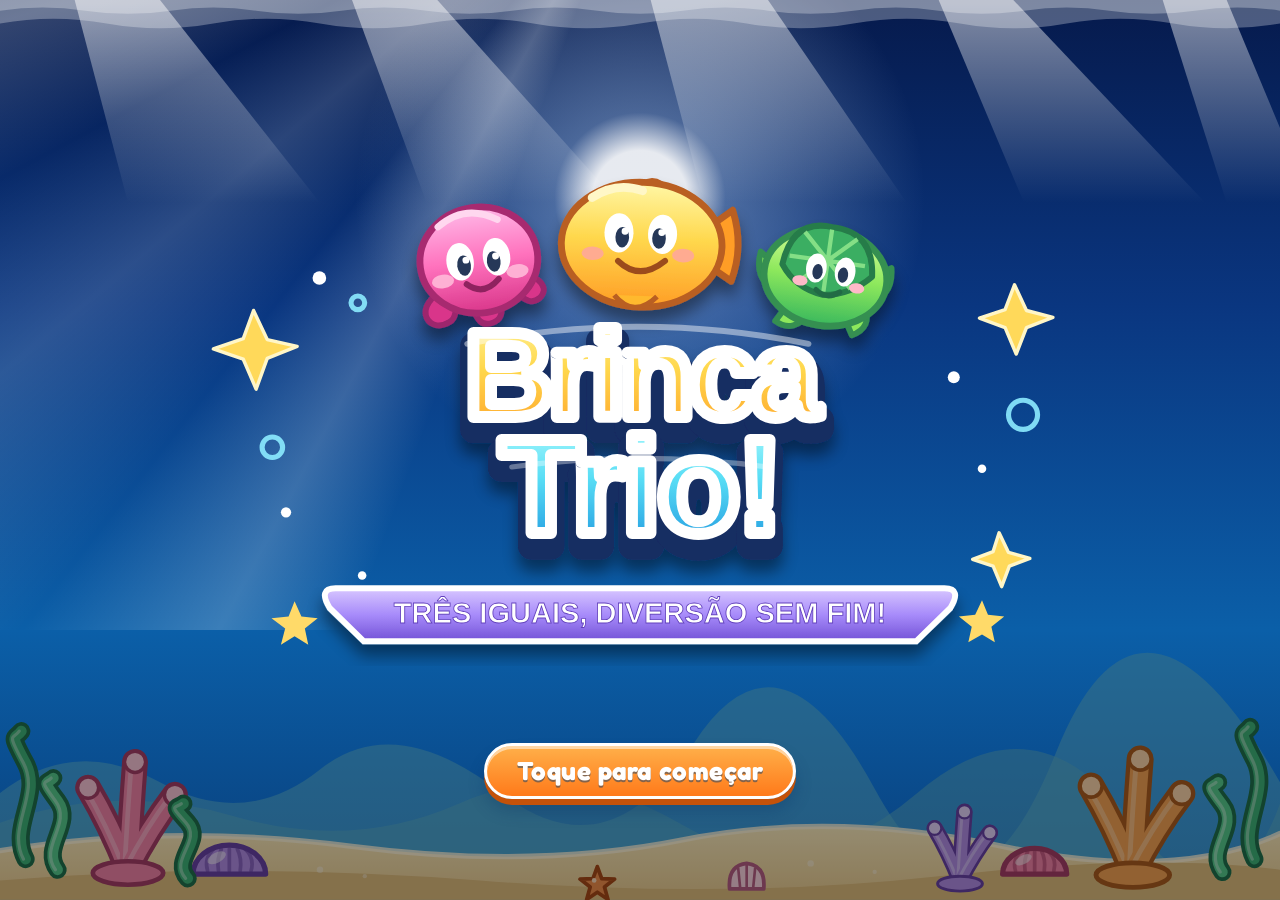
<file: index.html>
<!doctype html>
<html lang="pt-BR">
<head>
<meta charset="utf-8">
<meta name="viewport" content="width=device-width,initial-scale=1,maximum-scale=1,viewport-fit=cover">
<meta name="apple-mobile-web-app-capable" content="yes">
<meta name="mobile-web-app-capable" content="yes">
<meta name="apple-mobile-web-app-title" content="BrincaTrio">
<meta name="apple-mobile-web-app-status-bar-style" content="default">
<meta name="theme-color" content="#E4F3FA">
<link rel="manifest" href="manifest.webmanifest">
<link rel="apple-touch-icon" href="icon-180-noite.png">
<link rel="icon" type="image/png" href="icon-192-noite.png">
<title>BrincaTrio</title>
<style>
/* ===== BrincaTrio — identidade visual "cartoon 3D" =====
   Camadas: 1) tokens  2) base  3) cabeçalho  4) campo e cenários  5) armas  6) base de jogo (Trio e Cantinho)
   7) telas  8) animações. A lógica do jogo não depende de nada daqui além dos ids e classes. */

/* 1) tokens */
:root{
  --ink:#1B3157;
  --ink-soft:#496486;
  --cream:#FFFBF1;
  --edge:#9DBCD3;            /* aresta inferior dos painéis claros */
  --accent:#FF7A1A;
  --accent-dark:#C4520A;
  --warn:#E5484D;
  --line:#8FB5CE;
  --font-display:'Fredoka',ui-rounded,'Arial Rounded MT Bold','Trebuchet MS',system-ui,sans-serif;
  --font-body:'Nunito','Trebuchet MS',system-ui,sans-serif;
  --slot:clamp(44px,min(10.5vmin,14vw),104px);--gw:clamp(64px,min(15vmin,17vw),138px);
  --shadow-soft:0 14px 24px rgba(12,40,80,.22);
  color-scheme:light;
}

/* 2) base */
*{box-sizing:border-box}
html,body{height:100%}
body{
  margin:0;color:var(--ink);font-family:var(--font-body);
  background:#2FA6DE;
  -webkit-user-select:none;user-select:none;-webkit-touch-callout:none;
  touch-action:manipulation;overscroll-behavior:none;overflow:hidden;
  -webkit-tap-highlight-color:transparent;
}
button{font:inherit;color:inherit;cursor:pointer;-webkit-appearance:none;appearance:none}
button:focus-visible{outline:4px solid var(--accent);outline-offset:3px}

#app{
  position:relative;z-index:1;height:100%;display:flex;flex-direction:column;gap:10px;
  padding-top:max(12px,env(safe-area-inset-top,0px));
  padding-bottom:max(12px,env(safe-area-inset-bottom,0px));
  padding-left:max(16px,env(safe-area-inset-left,0px));
  padding-right:max(16px,env(safe-area-inset-right,0px));
}

/* botão 3D genérico: volume, brilho no topo, aresta embaixo, afunda ao apertar */
.iconbtn,.btn,.seg button,.card,.tool{
  transition:transform .08s ease,box-shadow .08s ease,filter .15s;
}

/* 3) cabeçalho */
#top{display:flex;align-items:center;justify-content:space-between;gap:10px}
.iconbtn{
  width:58px;height:58px;border-radius:20px;border:3px solid #fff;color:var(--ink);flex:0 0 auto;
  display:grid;place-items:center;
  background:linear-gradient(#FFFFFF 0%,#E6F1FA 60%,#D4E5F3 100%);
  box-shadow:0 5px 0 var(--edge),0 10px 14px rgba(12,40,80,.22),inset 0 -3px 0 rgba(120,160,195,.3);
}
.iconbtn:active{transform:translateY(4px);box-shadow:0 1px 0 var(--edge),0 3px 6px rgba(12,40,80,.2),inset 0 -2px 0 rgba(120,160,195,.3)}
.iconbtn svg{width:30px;height:30px;filter:drop-shadow(0 1.5px 0 rgba(255,255,255,.9))}
.brand{
  flex:1 1 auto;min-width:0;display:flex;align-items:center;justify-content:center;gap:10px;white-space:nowrap;
  font:700 clamp(22px,3.6vw,38px)/1 var(--font-display);color:#fff;letter-spacing:.01em;
  text-shadow:0 2px 0 #1E5C9B,0 4px 0 #1B4D84,2px 0 0 #1E5C9B,-2px 0 0 #1E5C9B,0 -2px 0 #1E5C9B,0 8px 12px rgba(10,40,90,.35);
}
.brand .bb{display:inline-flex;gap:4px}
.brand .bb i{width:15px;height:15px;border-radius:50%;box-shadow:inset -3px -3px 0 rgba(0,0,0,.18),inset 2px 2px 0 rgba(255,255,255,.55),0 2px 0 rgba(20,50,90,.35)}
.brand .bb i:nth-child(1){background:#E5484D}.brand .bb i:nth-child(2){background:#3B82F6}.brand .bb i:nth-child(3){background:#FFC53D}
body[data-theme="car"] .brand{text-shadow:0 2px 0 #B5460C,0 4px 0 #8F3607,2px 0 0 #B5460C,-2px 0 0 #B5460C,0 -2px 0 #B5460C,0 8px 12px rgba(120,50,0,.35)}
body[data-theme="toy"] .brand{text-shadow:0 2px 0 #B3307A,0 4px 0 #8E2260,2px 0 0 #B3307A,-2px 0 0 #B3307A,0 -2px 0 #B3307A,0 8px 12px rgba(120,20,80,.35)}
.stats{display:flex;gap:10px;min-width:0;flex:0 0 auto}
.stat{
  min-width:92px;padding:6px 16px 7px;text-align:center;border-radius:20px;border:3px solid #fff;
  background:linear-gradient(#FFFFFF 0%,#EEF6FC 100%);
  box-shadow:0 5px 0 var(--edge),0 10px 14px rgba(12,40,80,.2),inset 0 -3px 0 rgba(120,160,195,.22);
}
.stat span{display:block;font:800 11px/1.3 var(--font-body);letter-spacing:.1em;text-transform:uppercase;color:var(--ink-soft)}
.stat b{display:block;font:700 28px/1.1 var(--font-display);font-variant-numeric:tabular-nums;color:var(--ink)}
.bar{height:10px;border-radius:6px;background:#CFDFEC;margin-top:3px;overflow:hidden;box-shadow:inset 0 2px 3px rgba(20,60,100,.35)}
.bar i{display:block;height:100%;width:0;border-radius:6px;transition:width .35s cubic-bezier(.3,1.4,.5,1);
  background:linear-gradient(#FFC15A,#FF8A1F);box-shadow:inset 0 2px 0 rgba(255,255,255,.55)}
#btnSound[aria-pressed="false"]{filter:saturate(.5)}

/* 4) mar, metas (aquários) e bolhas */
#sea{position:fixed;inset:0;z-index:0;overflow:hidden;pointer-events:none;background:linear-gradient(180deg,#061A4C 0%,#0A3680 28%,#0B5FA8 60%,#093D78 100%)}
#sea .moon{position:absolute;left:41%;top:9%;width:clamp(70px,15vmin,150px);aspect-ratio:1;border-radius:50%;background:radial-gradient(circle at 40% 38%,#fff 0,#F4F8FF 45%,#CFE0F7 100%);box-shadow:0 0 50px 18px rgba(200,225,255,.45),0 0 120px 50px rgba(150,190,255,.25)}
#sea .sceneBot{filter:brightness(.55) saturate(.85)}
#sea .rays{opacity:.5}
#sea .sceneTop{max-height:34%}
#sea .sceneBot{max-height:32%}
.vig{position:absolute;inset:0;box-shadow:inset 0 0 46px rgba(0,25,60,.3)}
.sceneTop,.sceneBot{position:absolute;left:0;width:100%;height:auto;display:block}
.sceneTop{top:0}.sceneBot{bottom:0}
.rays{animation:rays 9s ease-in-out infinite alternate;transform-origin:50% 0}
@keyframes rays{from{opacity:.55;transform:skewX(-2deg)}to{opacity:1;transform:skewX(2deg)}}
.weed{transform-box:fill-box;transform-origin:50% 100%;animation:sway 4.2s ease-in-out infinite alternate}
@keyframes sway{from{transform:rotate(-4deg)}to{transform:rotate(4deg)}}
.bub{position:absolute;bottom:-40px;border-radius:50%;
  background:radial-gradient(circle at 32% 30%,rgba(255,255,255,.95) 0 14%,rgba(255,255,255,.28) 40%,rgba(255,255,255,.12) 72%);
  border:2px solid rgba(255,255,255,.7);animation:rise linear infinite}
@keyframes rise{from{transform:translateY(0);opacity:.9}to{transform:translateY(-1100px);opacity:0}}

#goals{position:relative;height:calc(var(--gw) + clamp(44px,7.5vmin,60px));margin:0 calc(-1 * max(16px,env(safe-area-inset-left,0px)));overflow:hidden;flex:0 0 auto}
.goal{position:absolute;left:0;top:0;display:grid;justify-items:center;width:var(--gw);will-change:transform;transition:opacity .5s,filter .5s}
.goal.away{opacity:.4;filter:saturate(.25)}
.goal.away .ti{filter:brightness(0) opacity(.45)}
.goal.back .gc{animation:gback .6s ease}
@keyframes gback{0%{transform:scale(.6)}60%{transform:scale(1.15)}100%{transform:scale(1)}}
.gc{position:relative;width:var(--gw);height:var(--gw);border-radius:50%;border:4px solid #fff;overflow:hidden;
  background:radial-gradient(ellipse at 30% 16%,rgba(255,255,255,.8) 0 7%,rgba(255,255,255,0) 24%),linear-gradient(rgba(190,235,255,.28) 0%,rgba(90,185,235,.38) 55%,rgba(40,130,200,.5) 100%);border-color:rgba(190,230,255,.95);
  box-shadow:0 0 14px 2px rgba(130,200,255,.5),inset 0 -10px 14px rgba(8,70,130,.35),inset 0 4px 6px rgba(255,255,255,.6)}
.gc::before{content:"";position:absolute;left:22%;right:22%;top:5%;height:13%;border-radius:50%;border:3px solid rgba(255,255,255,.85);background:rgba(255,255,255,.22);z-index:2}
.gc::after{content:"";position:absolute;left:0;right:0;bottom:0;height:16%;background:linear-gradient(rgba(246,221,158,.85),rgba(200,160,90,.9));border-top:2px solid rgba(255,255,255,.5)}
.th-toy .gc{border-radius:26%;background:linear-gradient(#FFE3F1,#FFA9D2);box-shadow:0 5px 0 #B94C88,0 10px 14px rgba(80,10,50,.35),inset 0 -10px 14px rgba(160,40,100,.3),inset 0 4px 6px rgba(255,255,255,.8)}
.th-toy .gc::after{height:20%;background:repeating-linear-gradient(90deg,#FF7DB6 0 9px,#FFD0E6 9px 18px);border-top:3px solid #fff}
.th-car .gc{border-radius:16% 16% 10% 10%;background:linear-gradient(#FFEDB5,#FFC45E);box-shadow:0 5px 0 #B67A12,0 10px 14px rgba(90,50,0,.35),inset 0 -10px 14px rgba(190,120,20,.3),inset 0 4px 6px rgba(255,255,255,.8)}
.th-car .gc::after{height:46%;background:repeating-linear-gradient(#E6EDF5 0 7px,#B7C5D8 7px 9px);border-top:3px solid #7A8CA6}
.gi{position:absolute;left:12%;top:16%;width:76%;height:70%;z-index:1;opacity:0;transition:opacity .25s}
.goal.n1 .gi{opacity:.6}
.goal.n2 .gi{opacity:.85}
.goal.n3 .gi,.goal.done .gi{filter:none;opacity:1}
.goal.done .gi{animation:gbob 1.4s ease-in-out infinite alternate}
@keyframes gbob{from{transform:translateY(-3px) rotate(-3deg)}to{transform:translateY(3px) rotate(3deg)}}
.goal.done .gc{border-color:#FFE066;box-shadow:0 5px 0 #B8860B,0 0 0 4px rgba(255,224,102,.7),0 0 22px rgba(255,224,102,.95),inset 0 4px 6px rgba(255,255,255,.7)}
.goal.done::after{content:"";position:absolute;top:-4px;right:-4px;width:26px;height:26px;border-radius:50%;z-index:3;border:3px solid #fff;
  background:#2DBE6A url("data:image/svg+xml,%3Csvg xmlns='http://www.w3.org/2000/svg' viewBox='0 0 24 24'%3E%3Cpath d='M6 12.5l4 4 8-9' fill='none' stroke='white' stroke-width='3.6' stroke-linecap='round' stroke-linejoin='round'/%3E%3C/svg%3E") center/80% no-repeat;box-shadow:0 3px 0 rgba(10,60,30,.4)}
.gt{margin-top:6px;display:flex;align-items:center;gap:1px;padding:1px 9px 1px 2px;border-radius:999px;border:3px solid #3AA0E0;color:#1B3157;font:700 clamp(13px,2.2vmin,18px)/1.1 var(--font-display);
  background:linear-gradient(#fff,#DCEFFB);box-shadow:0 3px 0 rgba(10,40,90,.45);font-variant-numeric:tabular-nums}
.ti{position:relative;display:block;width:clamp(28px,5.4vmin,42px);height:clamp(28px,5.4vmin,42px)}
.goal.done .gt{background:linear-gradient(#E2FFEC,#B6F0CB);border-color:#2DBE6A}

#field{position:relative;flex:1 1 0;min-height:140px;overflow:visible;border:0;background:none;box-shadow:none}
#board{position:absolute;inset:0}
#left{position:absolute;left:12px;top:10px;z-index:4;padding:4px 12px;border-radius:14px;border:2px solid #fff;color:#fff;pointer-events:none;
  font:700 clamp(13px,2.2vmin,17px)/1.2 var(--font-display);background:rgba(20,70,140,.55)}
.bbl{position:absolute;border-radius:50%;z-index:1;transition:opacity .22s,transform .22s}
.bbl.gone{opacity:0;transform:scale(.5);pointer-events:none}
.bbl.in{animation:bin .5s cubic-bezier(.3,1.4,.5,1) both;animation-delay:var(--id,0s)}
@keyframes bin{from{transform:scale(.2);opacity:0}to{transform:scale(1);opacity:1}}
.bbl .bob{position:absolute;inset:0;animation:bobB 2.6s ease-in-out infinite alternate;animation-delay:var(--bd,0s)}
@keyframes bobB{from{transform:translateY(-3px)}to{transform:translateY(3px)}}
.bbl .gl{position:absolute;inset:0;border-radius:50%;pointer-events:none;
  background:radial-gradient(circle at 50% 50%,rgba(205,242,255,.2) 0,rgba(205,242,255,.14) 60%,rgba(170,228,255,.42) 86%,rgba(255,255,255,.6) 100%);
  box-shadow:inset 0 0 0 2px rgba(255,255,255,.7),inset 0 0 14px 2px rgba(170,225,255,.5),inset -6px -8px 14px rgba(10,80,150,.25),0 0 16px 3px rgba(140,210,255,.5),0 8px 12px rgba(5,40,100,.3)}
.bbl .gs{position:absolute;inset:0;border-radius:50%;pointer-events:none;
  background:radial-gradient(circle at 28% 20%,rgba(255,255,255,.95) 0 2.6%,rgba(255,255,255,0) 8.5%),radial-gradient(ellipse 36% 13% at 50% 93%,rgba(255,255,255,.45),rgba(255,255,255,0))}
.fl{position:absolute}
.fl.out{visibility:hidden}
.fl.hint .fi{filter:drop-shadow(0 0 5px #fff) drop-shadow(0 0 11px rgba(255,255,255,.95))}
.fi{position:relative;width:100%;height:100%}
.fi img{position:absolute;left:-8%;top:-12%;width:116%;height:126%;display:block;pointer-events:none;-webkit-user-drag:none}
.fi svg{width:100%;height:100%;display:block;overflow:visible;pointer-events:none}

#pop{
  position:absolute;inset:0;display:grid;place-items:center;pointer-events:none;z-index:5;opacity:0;
  font:700 clamp(54px,12vmin,110px)/1 var(--font-display);color:#FFE066;
  text-shadow:0 3px 0 #E8892B,0 6px 0 #B5560E,3px 0 0 #B5560E,-3px 0 0 #B5560E,0 -3px 0 #B5560E,0 14px 22px rgba(60,20,0,.4);
}
#pop.go{animation:pop 1s ease-out}
@keyframes pop{0%{opacity:0;transform:scale(.5) rotate(-4deg)}18%{opacity:1;transform:scale(1.14) rotate(2deg)}70%{opacity:1;transform:scale(1)}100%{opacity:0;transform:scale(1)}}
#toast{
  position:absolute;left:50%;top:14px;z-index:6;max-width:calc(100% - 32px);
  transform:translate(-50%,-16px);opacity:0;pointer-events:none;
  background:linear-gradient(#2A4A7C,#1B3157);color:#fff;border-radius:20px;padding:10px 20px;border:3px solid #fff;
  font:700 20px/1.25 var(--font-display);text-align:center;transition:opacity .2s,transform .2s;
  box-shadow:0 5px 0 rgba(10,30,60,.45),0 10px 16px rgba(10,30,60,.3);
}
#toast.show{opacity:1;transform:translate(-50%,0)}

#goals::before{content:"";position:absolute;left:-16px;right:-16px;top:calc(var(--gw)*.8);height:16px;background:linear-gradient(rgba(220,244,255,.9),rgba(110,190,235,.8));border-top:2px solid #fff;box-shadow:0 4px 8px rgba(0,30,80,.3)}
.goal{z-index:1}
/* 5) armas: cartões coloridos, cada um com a sua cor */
#tools{display:flex;justify-content:center;gap:12px;flex-wrap:wrap}
.tool{
  --c1:#FFB259;--c2:#FF8A1F;--cd:#B8570A;
  position:relative;display:grid;justify-items:center;gap:2px;min-width:96px;padding:7px 12px 6px;
  border-radius:22px;border:3px solid #fff;color:#fff;
  background:linear-gradient(var(--c1),var(--c2));
  box-shadow:0 6px 0 var(--cd),0 12px 16px rgba(12,40,80,.25),inset 0 3px 0 rgba(255,255,255,.5),inset 0 -4px 0 rgba(0,0,0,.1);
}
.tool[data-t="hammer"]{--c1:#FFB259;--c2:#FF8A1F;--cd:#B8570A}
.tool[data-t="slot"]{--c1:#7DB6FF;--c2:#3C84F2;--cd:#1B4FA6}
.tool[data-t="magnet"]{--c1:#FF8F8F;--c2:#E5484D;--cd:#9C1F27}
.tool:active{transform:translateY(5px);box-shadow:0 1px 0 var(--cd),0 3px 6px rgba(12,40,80,.25),inset 0 3px 0 rgba(255,255,255,.4)}
.tool .ic{display:grid;place-items:center;width:46px;height:46px;border-radius:50%;
  background:radial-gradient(circle at 35% 28%,#fff 0 30%,#EAF3FB 100%);box-shadow:inset 0 -3px 0 rgba(0,0,0,.12),0 2px 0 rgba(0,0,0,.12)}
.tool .ic svg{width:36px;height:36px;display:block;overflow:visible}
.tool .tl{font:700 14px/1.2 var(--font-display);text-shadow:0 2px 0 rgba(0,0,0,.28);letter-spacing:.01em}
.tool .ct{
  position:absolute;top:-10px;right:-8px;min-width:30px;height:30px;padding:0 7px;border-radius:15px;border:3px solid #fff;
  background:linear-gradient(#2A4A7C,#1B3157);color:#fff;font:700 16px/24px var(--font-display);text-align:center;
  box-shadow:0 3px 0 rgba(10,30,60,.4);
}
.tool.zero{filter:grayscale(.9) brightness(1.05);opacity:.6;box-shadow:0 3px 0 #8997A8,inset 0 3px 0 rgba(255,255,255,.35)}
.tool.zero .ct{background:linear-gradient(#8A99AE,#6F7E94)}
.tool.armed{box-shadow:0 6px 0 var(--cd),0 0 0 6px rgba(255,255,255,.95),0 0 0 11px rgba(255,122,26,.5),0 12px 16px rgba(12,40,80,.25);animation:armed .8s ease-in-out infinite alternate}
@keyframes armed{to{transform:translateY(-3px)}}
.tool.got{animation:got .8s ease}
@keyframes got{30%{transform:scale(1.25) rotate(-4deg)}60%{transform:scale(.95) rotate(3deg)}}

/* 6) base de jogo: Trio (vidro azul) e Cantinho (madeira) */
#dock{display:flex;flex-wrap:wrap;justify-content:center;align-items:stretch;gap:14px}
.box{position:relative;border-radius:26px;padding:10px 14px 16px;border:3px solid #fff}
#trayBox{
  --tc:var(--line);
  background:linear-gradient(#EAF8FF,#C6E8F7);
  box-shadow:0 7px 0 #7FB2CF,0 14px 20px rgba(12,40,80,.22),inset 0 3px 0 rgba(255,255,255,.8);
}
#waitBox{
  flex:1 1 auto;
  background:linear-gradient(#F7D9A0 0%,#EBB668 100%);
  box-shadow:0 7px 0 #AE7633,0 14px 20px rgba(80,40,0,.25),inset 0 3px 0 rgba(255,255,255,.55);
}
.boxLab{display:flex;align-items:center;gap:8px;margin-bottom:8px;font:700 19px/1.2 var(--font-display);color:var(--ink)}
#waitBox .boxLab{color:#5C3710;text-shadow:0 1px 0 rgba(255,255,255,.55)}
.boxLab small{font:800 14px var(--font-body);font-variant-numeric:tabular-nums;
  background:rgba(255,255,255,.7);border-radius:10px;padding:1px 9px;color:#5C3710}
.dot{width:20px;height:20px;border-radius:50%;background:radial-gradient(circle at 35% 30%,#fff 0 12%,var(--tc) 50%);border:3px solid rgba(27,49,87,.55);box-shadow:inset -2px -2px 0 rgba(0,0,0,.15)}
.slots{display:flex;flex-wrap:wrap;gap:10px}
#wait.slots{justify-content:center}
.slot{
  width:var(--slot);height:var(--slot);border-radius:20px;display:grid;place-items:center;padding:5px;position:relative;
}
.slot svg{width:100%;height:100%;display:block;overflow:visible}
/* trio: encaixe de vidro com a cor do grupo */
#tray .slot{
  border:4px dashed var(--tc);
  background:radial-gradient(circle at 50% 35%,#fff 0,#E3F4FC 100%);
  box-shadow:inset 0 5px 8px rgba(30,90,140,.28),0 2px 0 rgba(255,255,255,.8);
}
#trayBox.has #tray .slot{border-style:solid;box-shadow:inset 0 5px 8px rgba(30,90,140,.2),0 0 0 3px rgba(255,255,255,.9),0 0 14px var(--tc)}
/* cantinho: buraquinhos fundos na madeira; ocupado = peça em cima de uma base clara */
#wait .slot{
  background:radial-gradient(circle at 50% 30%,#8D5A26 0,#6E4318 100%);
  border:3px solid #5B3510;
  box-shadow:inset 0 6px 9px rgba(30,12,0,.55),0 2px 0 rgba(255,236,196,.7);
}
#wait .slot:not(.filled)::before{content:"";position:absolute;inset:30%;border-radius:50%;border:3px dashed rgba(255,226,170,.45)}
#wait .slot.filled{
  cursor:pointer;background:radial-gradient(circle at 50% 28%,#fff 0,#FFF0D2 100%);border-color:#fff;
  box-shadow:0 5px 0 #A56E2C,0 9px 12px rgba(60,25,0,.35),inset 0 -4px 0 rgba(200,140,60,.22);
}
.slot.hint{box-shadow:0 0 0 5px var(--accent),0 0 18px 4px rgba(255,150,40,.8)!important}
.slot.win{animation:winpop .5s ease 2}
.slot.win::after{content:"";position:absolute;inset:-10px;border-radius:26px;border:4px solid #FFE066;box-shadow:0 0 18px 4px rgba(255,214,80,.9);animation:ring .5s ease-out 2}
@keyframes winpop{50%{transform:scale(1.18)}}
@keyframes ring{from{opacity:1;transform:scale(.85)}to{opacity:0;transform:scale(1.25)}}
.slot.shake{animation:shake .3s}
@keyframes shake{25%{transform:translateX(-6px)}75%{transform:translateX(6px)}}
.slot.newslot{animation:grow .6s ease}
@keyframes grow{0%{transform:scale(.2)}70%{transform:scale(1.18)}100%{transform:scale(1)}}
#waitBox.warn{animation:pulse .9s ease-in-out infinite}
#waitBox.warn .boxLab small{color:#fff;background:var(--warn)}
@keyframes pulse{50%{box-shadow:0 7px 0 #AE7633,0 0 0 7px rgba(229,72,77,.6),0 14px 20px rgba(80,40,0,.25)}}
#waitBox.smash{box-shadow:0 7px 0 #AE7633,0 0 0 6px rgba(255,122,26,.65),0 14px 20px rgba(80,40,0,.25)}
#waitBox.smash .slot.filled{border-color:var(--accent);animation:wiggle .45s ease-in-out infinite}
@keyframes wiggle{25%{transform:rotate(-4deg)}75%{transform:rotate(4deg)}}

.ghost{position:fixed;transform-origin:0 0;pointer-events:none;z-index:25}
.ghost svg{width:100%;height:100%;display:block;overflow:visible}
.conf{position:fixed;width:10px;height:14px;border-radius:3px;pointer-events:none;z-index:30}

/* 7) telas de início, nível e fim */
#overlay{
  position:absolute;inset:0;z-index:20;display:grid;place-items:center;padding:16px;
  background:radial-gradient(circle at 50% 40%,rgba(30,90,150,.62),rgba(10,30,70,.82)); /* sem desfoque: backdrop-filter pesa em telas animadas */
}
.panel{
  width:min(780px,100%);max-height:100%;overflow:auto;text-align:center;position:relative;
  background:linear-gradient(#FFFFFF 0%,var(--cream) 100%);border-radius:38px;border:5px solid #fff;
  padding:clamp(18px,4vmin,34px);
  box-shadow:0 9px 0 #A9C6DB,0 28px 44px rgba(5,25,60,.45),inset 0 -6px 0 rgba(150,190,215,.25);
}
h1,h2{margin:0;font:700 clamp(36px,7.4vmin,62px)/1.05 var(--font-display);text-wrap:balance;color:#FF8A1F;
  text-shadow:0 3px 0 #E5651A,0 6px 0 #B5460C,3px 0 0 #B5460C,-3px 0 0 #B5460C,0 -3px 0 #B5460C,0 14px 18px rgba(80,30,0,.3)}
h2{font-size:clamp(32px,6.4vmin,52px)}
.chips{display:flex;justify-content:center;gap:9px;margin:12px 0 4px}
.chips i{width:20px;height:20px;border-radius:50%;box-shadow:inset -4px -4px 0 rgba(0,0,0,.18),inset 3px 3px 0 rgba(255,255,255,.55),0 3px 0 rgba(20,50,90,.3)}
.how{margin:10px auto 18px;max-width:50ch;font:700 17px/1.4 var(--font-body);color:var(--ink-soft);text-wrap:balance}
.how b{color:var(--ink)}
.cards{display:grid;grid-template-columns:repeat(auto-fit,minmax(170px,1fr));gap:14px}
.card{
  display:flex;flex-direction:column;align-items:center;gap:6px;padding:14px 10px 13px;border-radius:26px;border:4px solid #fff;
  --c1:#D6F4FC;--c2:#8ED9EE;--cd:#4AA5C6;
  background:linear-gradient(var(--c1),var(--c2));
  box-shadow:0 7px 0 var(--cd),0 14px 18px rgba(12,40,80,.22),inset 0 4px 0 rgba(255,255,255,.65);
}
.card[data-theme="car"]{--c1:#FFF0BF;--c2:#FFCF6B;--cd:#C9922A}
.card[data-theme="toy"]{--c1:#FFE3F1;--c2:#FFB0D5;--cd:#CC6A9C}
.card:active{transform:translateY(6px);box-shadow:0 1px 0 var(--cd),0 3px 8px rgba(12,40,80,.22),inset 0 4px 0 rgba(255,255,255,.55)}
.pv{display:flex;gap:2px;width:100%;justify-content:center}
.pv svg{width:34%;max-width:70px;height:auto;overflow:visible}
.nm{font:700 26px/1.1 var(--font-display);color:var(--ink)}
.bs{font:800 14px var(--font-body);color:var(--ink-soft)}
.vols{display:grid;gap:6px;max-width:420px;margin:16px auto 0}
.vols label{display:flex;align-items:center;gap:12px;font:800 15px var(--font-body);color:var(--ink)}
.vols span{width:68px;text-align:left}
.vols input[type=range]{flex:1;min-width:0;height:38px;margin:0;background:transparent;-webkit-appearance:none;appearance:none;touch-action:pan-y}
.vols input[type=range]::-webkit-slider-runnable-track{height:14px;border-radius:8px;border:2px solid #fff;box-shadow:inset 0 2px 3px rgba(20,60,100,.35);background:linear-gradient(90deg,#FFB23F var(--p,50%),#C7D8E7 var(--p,50%))}
.vols input[type=range]::-moz-range-track{height:14px;border-radius:8px;background:#C7D8E7}
.vols input[type=range]::-moz-range-progress{height:14px;border-radius:8px;background:#FFB23F}
.vols input[type=range]::-webkit-slider-thumb{-webkit-appearance:none;width:36px;height:36px;margin-top:-13px;border-radius:50%;background:radial-gradient(circle at 35% 30%,#fff,#DCE9F4);border:4px solid var(--ink);box-shadow:0 3px 0 rgba(20,40,80,.35)}
.vols input[type=range]::-moz-range-thumb{width:28px;height:28px;border-radius:50%;background:#fff;border:4px solid var(--ink)}
.seg{display:flex;justify-content:center;gap:12px;margin-top:20px;flex-wrap:wrap}
.seg button{
  min-height:58px;padding:8px 22px;border-radius:20px;border:3px solid #fff;font:600 20px/1.15 var(--font-display);color:var(--ink);
  background:linear-gradient(#FFFFFF,#DCEAF5);
  box-shadow:0 5px 0 var(--edge),0 9px 12px rgba(12,40,80,.18),inset 0 -3px 0 rgba(120,160,195,.25);
}
.seg button small{display:block;font:800 12px var(--font-body);color:var(--ink-soft)}
.seg button:active{transform:translateY(4px);box-shadow:0 1px 0 var(--edge)}
.seg button[aria-pressed="true"]{color:#fff;background:linear-gradient(#3B5C94,#1B3157);box-shadow:0 5px 0 #0B1B38,0 9px 12px rgba(12,40,80,.3),inset 0 3px 0 rgba(255,255,255,.25)}
.seg button[aria-pressed="true"] small{color:#C9D6EC}
.big{margin:8px 0 4px;font:700 clamp(58px,13vmin,104px)/1 var(--font-display);color:#FFE066;
  text-shadow:0 4px 0 #E8892B,0 8px 0 #B5560E,4px 0 0 #B5560E,-4px 0 0 #B5560E,0 -4px 0 #B5560E,0 16px 22px rgba(60,20,0,.35)}
.sub{margin:0 0 18px;font:800 19px/1.4 var(--font-body);color:var(--ink-soft)}
.row{display:flex;justify-content:center;gap:14px;flex-wrap:wrap}
.btn{
  min-height:62px;padding:12px 30px;border-radius:22px;border:3px solid #fff;color:var(--ink);font:700 24px/1 var(--font-display);
  background:linear-gradient(#FFFFFF,#D9E8F4);
  box-shadow:0 6px 0 var(--edge),0 11px 14px rgba(12,40,80,.2),inset 0 -3px 0 rgba(120,160,195,.25);
}
.btn.primary{color:#fff;text-shadow:0 2px 0 rgba(120,40,0,.45);
  background:linear-gradient(#FFB04A,#FF7A1A);box-shadow:0 6px 0 var(--accent-dark),0 11px 14px rgba(120,50,0,.3),inset 0 3px 0 rgba(255,255,255,.5)}
.btn:active{transform:translateY(5px);box-shadow:0 1px 0 var(--edge)}
.btn.primary:active{box-shadow:0 1px 0 var(--accent-dark)}
.reward{display:grid;gap:12px;margin:16px auto;max-width:480px}
.rw{display:flex;align-items:center;gap:14px;text-align:left;border:3px solid #fff;border-radius:24px;padding:10px 16px;
  background:linear-gradient(#FFF7DB,#FFE9A8);box-shadow:0 5px 0 #D9B24A,0 9px 12px rgba(100,70,0,.2),inset 0 3px 0 rgba(255,255,255,.7)}
.rwi{display:grid;place-items:center;width:72px;height:72px;border-radius:50%;flex:0 0 auto;background:radial-gradient(circle at 35% 28%,#fff 0 30%,#EAF3FB);box-shadow:inset 0 -4px 0 rgba(0,0,0,.1),0 3px 0 rgba(0,0,0,.12)}
.rwi svg{width:56px;height:56px;display:block;overflow:visible}
.rw b{display:block;font:700 25px/1.1 var(--font-display);color:var(--ink)}
.rw small{font:800 15px/1.3 var(--font-body);color:var(--ink-soft)}
.emblem{display:flex;justify-content:center;align-items:flex-end;gap:6px;height:clamp(70px,14vmin,120px);margin-bottom:4px}
.emblem svg{height:100%;width:auto;overflow:visible}
.emblem.win svg{animation:trophy 1.2s ease-in-out infinite alternate}
.emblem.lose svg{width:clamp(64px,13vmin,112px);animation:wob 1.4s ease-in-out infinite alternate}
.emblem.lose svg:nth-child(2){animation-delay:-.35s}.emblem.lose svg:nth-child(3){animation-delay:-.7s}
@keyframes trophy{from{transform:rotate(-4deg) scale(1)}to{transform:rotate(4deg) scale(1.07)}}
@keyframes wob{from{transform:translateY(0) rotate(-5deg)}to{transform:translateY(-8px) rotate(5deg)}}

/* 8) telas estreitas e movimento reduzido */
@media (max-width:760px){.brand{display:none}.stats{margin-left:auto;margin-right:auto}}
@media (prefers-reduced-motion:reduce){
  .bbl .bob,.bbl.in,.bub,.goal.back .gc,.rays,.weed,#waitBox.warn,.slot.win,.slot.win::after,#waitBox.smash .slot.filled,.tool.got,.tool.armed,.slot.newslot,.emblem svg{animation:none!important}
  #pop.go{animation:popfade 1s linear}
  @keyframes popfade{0%,70%{opacity:1}100%{opacity:0}}
}


/* ajustes do jogo novo */
#bottom{display:flex;flex-wrap:wrap;justify-content:center;align-items:center;gap:10px 16px;flex:0 0 auto}
#dock{display:flex;justify-content:center}
#waitBox{flex:0 1 auto}
.slot .fi{position:relative;width:100%;height:100%}
.ghost .fi{position:relative;width:100%;height:100%}
.tool[data-t="undo"]{--c1:#8DE3F7;--c2:#2DB4DE;--cd:#127699}
.news{display:flex;align-items:center;justify-content:center;gap:10px;margin:10px auto 0;padding:8px 16px;border-radius:22px;border:3px solid #fff;max-width:480px;
  background:linear-gradient(#FFF1B8,#FFD35E);box-shadow:0 5px 0 #C99A1B;font:700 22px/1.15 var(--font-display);color:#6B3F00}
.news .nv{display:flex;gap:2px}.news .nv .fi{width:52px;height:52px}
.bs{display:block;margin:12px 0 0;font:800 15px var(--font-body);color:var(--ink-soft)}
#play{margin-top:6px;font-size:34px;min-height:78px;padding:12px 56px}
@media (max-height:600px){
  :root{--gw:clamp(50px,min(11vmin,14vw),90px)}
  #app{gap:6px;padding-top:max(6px,env(safe-area-inset-top,0px));padding-bottom:max(6px,env(safe-area-inset-bottom,0px))}
  .iconbtn{width:46px;height:46px;border-radius:16px}.iconbtn svg{width:24px;height:24px}
  .stat{padding:3px 12px 4px;min-width:78px}.stat b{font-size:22px}.stat span{font-size:10px}
  .tool{min-width:70px;padding:4px 8px 3px}.tool .ic{width:34px;height:34px}.tool .ic svg{width:27px;height:27px}.tool .tl{font-size:12px}
  .box{padding:5px 10px 9px}.boxLab{margin-bottom:3px;font-size:15px}
  .gt{margin-top:4px;padding:2px 9px}
}
[hidden]{display:none!important}
@media (max-width:520px){
  #top{gap:6px}.iconbtn{width:42px;height:42px;border-radius:14px}.iconbtn svg{width:22px;height:22px}
  .stats{gap:6px}.stat{min-width:62px;padding:3px 8px 4px;border-radius:16px}.stat b{font-size:20px}.stat span{font-size:9px}
  .tool{min-width:0;padding:4px 6px 3px}.tool .tl{font-size:11px}
  #bottom{gap:8px}
}

/* Cantinho em vidro azul, como na referência */
#waitBox{background:linear-gradient(rgba(200,240,255,.9),rgba(110,190,235,.92));box-shadow:0 7px 0 #2A72AE,0 14px 20px rgba(0,30,90,.35),inset 0 3px 0 rgba(255,255,255,.8)}
#waitBox .boxLab{color:#0E3B6E;text-shadow:0 1px 0 rgba(255,255,255,.6)}
#waitBox .boxLab small{color:#0E3B6E;background:rgba(255,255,255,.75)}
#wait .slot{background:linear-gradient(#3E8BCF,#2A68A8);border:3px solid #A6DBFF;box-shadow:inset 0 6px 9px rgba(0,30,90,.5),0 2px 0 rgba(255,255,255,.6)}
#wait .slot:not(.filled)::before{border-color:rgba(190,230,255,.5)}
#wait .slot.filled{background:radial-gradient(circle at 50% 28%,#fff 0,#DDF2FF 100%);border-color:#fff;box-shadow:0 5px 0 #2A72AE,0 9px 12px rgba(0,30,90,.35),inset 0 -4px 0 rgba(90,160,220,.25)}
#waitBox.smash{box-shadow:0 7px 0 #2A72AE,0 0 0 6px rgba(255,122,26,.65),0 14px 20px rgba(0,30,90,.3)}

/* abertura e entrada no mesmo mar noturno */
html body #splash{background:radial-gradient(circle at 50% 22%,rgba(255,255,255,.9) 0 5%,rgba(200,225,255,.35) 9%,rgba(120,170,255,0) 30%),linear-gradient(180deg,#061A4C 0%,#0A3680 34%,#0B5FA8 70%,#093D78 100%)}
#splash .sceneBot{filter:brightness(.6) saturate(.85);z-index:0}
#splash .sceneTop{z-index:0}
#splash .spl-rays{opacity:.7;z-index:0}
#splash .spl-logo,#splash .spl-tap{z-index:2}
.spl-fish{position:absolute;inset:0;overflow:hidden;pointer-events:none;z-index:1}
.sfb{position:absolute;bottom:-18vmin;border-radius:50%;width:var(--s);height:var(--s);left:var(--x);
  background:radial-gradient(circle at 50% 50%,rgba(205,242,255,.2) 0,rgba(205,242,255,.14) 60%,rgba(170,228,255,.42) 86%,rgba(255,255,255,.6) 100%);
  box-shadow:inset 0 0 0 2px rgba(255,255,255,.7),inset 0 0 14px 2px rgba(170,225,255,.5),0 0 16px 3px rgba(140,210,255,.5);
  animation:sfup var(--d) linear infinite;animation-delay:var(--dl)}
.sfb::after{content:"";position:absolute;inset:0;border-radius:50%;background:radial-gradient(circle at 29% 21%,rgba(255,255,255,.95) 0 3%,rgba(255,255,255,0) 10%)}
.sfb .fi{position:absolute;left:19%;top:19%;width:62%;height:62%}
@keyframes sfup{0%{transform:translate(0,0)}25%{transform:translate(14px,-28vh)}50%{transform:translate(-10px,-58vh)}75%{transform:translate(12px,-88vh)}100%{transform:translate(0,-125vh)}}
@media (prefers-reduced-motion:reduce){.sfb{animation:none!important;bottom:20vmin}}
#overlay{background:radial-gradient(circle at 50% 40%,rgba(10,40,110,.3),rgba(3,14,50,.62))}
.panel{background:linear-gradient(rgba(22,78,150,.88),rgba(8,36,92,.94));border:4px solid rgba(175,225,255,.85);
  box-shadow:0 0 28px 4px rgba(120,190,255,.45),0 24px 44px rgba(2,12,40,.55),inset 0 3px 0 rgba(255,255,255,.35),inset 0 -6px 0 rgba(0,20,70,.35)}
.panel::before{content:"";position:absolute;left:6%;top:3%;width:22%;height:7%;border-radius:50%;background:radial-gradient(ellipse,rgba(255,255,255,.55),rgba(255,255,255,0));pointer-events:none}
.how{color:#D3E9FC}.how b{color:#fff}
.sub{color:#D3E9FC}
.bs{color:#A9D4F5}
.vols label{color:#E6F3FF}
.seg button[aria-pressed="true"]{background:linear-gradient(#FFB04A,#FF7A1A);box-shadow:0 5px 0 var(--accent-dark),0 9px 12px rgba(0,0,0,.3),inset 0 3px 0 rgba(255,255,255,.5);color:#fff;text-shadow:0 2px 0 rgba(120,40,0,.4)}
.seg button[aria-pressed="true"] small{color:#FFEAD1}
.chips{gap:14px;margin:12px 0 6px}
.chips .sfb{width:var(--s);height:var(--s);box-shadow:inset 0 0 0 2px rgba(255,255,255,.7),inset 0 0 14px 2px rgba(170,225,255,.5),0 0 16px 3px rgba(140,210,255,.5);position:relative;bottom:auto;left:auto;animation:chipbob 2.4s ease-in-out infinite alternate;--s:clamp(56px,10vmin,84px)}
.chips .sfb:nth-child(2){animation-delay:-.8s}.chips .sfb:nth-child(3){animation-delay:-1.6s}
@keyframes chipbob{from{transform:translateY(-4px)}to{transform:translateY(5px)}}

/* títulos mais legíveis: contorno limpo no lugar da sombra empilhada */
html body h1,html body h2{color:#FFC247;letter-spacing:.03em;paint-order:stroke fill;-webkit-text-stroke:.16em #9A3E08;
  text-shadow:0 .07em 0 #9A3E08,0 .12em .2em rgba(0,20,60,.35)}
html body .brand{color:#fff;letter-spacing:.03em;paint-order:stroke fill;-webkit-text-stroke:.2em #0F3A72;
  text-shadow:0 .08em 0 #0F3A72,0 .14em .2em rgba(0,20,60,.35)}
html body[data-theme="car"] .brand{text-shadow:0 .08em 0 #0F3A72,0 .14em .2em rgba(0,20,60,.35)}

/* 9) abertura animada com a logo oficial (arquivo brincatrio_logo.svg, sem alterações) */
#splash{
  position:fixed;inset:0;z-index:50;display:flex;flex-direction:column;align-items:center;justify-content:center;gap:clamp(8px,2.4vh,24px);
  padding:max(16px,env(safe-area-inset-top,0px)) max(16px,env(safe-area-inset-right,0px)) max(16px,env(safe-area-inset-bottom,0px)) max(16px,env(safe-area-inset-left,0px));
  background:
    radial-gradient(60% 45% at 50% 42%,rgba(255,255,255,.55),rgba(255,255,255,0) 70%),
    linear-gradient(180deg,#C4F1FB 0%,#78CDEC 52%,#3E9DD6 100%);
  cursor:pointer;overflow:hidden;transition:opacity .45s ease,transform .45s ease;
}
#splash[hidden]{display:none}
#splash.out{opacity:0;transform:scale(1.06);pointer-events:none}
#splash .spl-rays{position:absolute;inset:-10% -10% 30% -10%;pointer-events:none;
  background:conic-gradient(from 200deg at 50% -10%,rgba(255,255,255,0) 0deg,rgba(255,255,255,.28) 8deg,rgba(255,255,255,0) 18deg,rgba(255,255,255,.2) 30deg,rgba(255,255,255,0) 42deg,rgba(255,255,255,.26) 54deg,rgba(255,255,255,0) 66deg);
  animation:splrays 9s ease-in-out infinite alternate}
@keyframes splrays{from{transform:rotate(-3deg);opacity:.7}to{transform:rotate(3deg);opacity:1}}
.spl-logo{position:relative;will-change:transform;width:min(98vw,calc(76vh * 1.5),1180px);aspect-ratio:3/2;
  animation:logoIn 1.35s both}
.spl-float{position:relative;width:100%;height:100%;animation:logoFloat 3.4s ease-in-out 1.4s infinite alternate}
.spl-float img{display:block;width:100%;height:100%;pointer-events:none;-webkit-user-drag:none}
@keyframes logoIn{
  0%{opacity:0;transform:scale(.25) rotate(-5deg)}
  30%{opacity:1}
  46%{transform:scale(1.13) rotate(2deg)}
  62%{transform:scale(.94) rotate(-1deg)}
  78%{transform:scale(1.04) rotate(.4deg)}
  90%{transform:scale(.99)}
  100%{opacity:1;transform:scale(1) rotate(0)}}
@keyframes logoFloat{from{transform:translateY(-5px) scale(1)}to{transform:translateY(5px) scale(1.012)}}
.spl-sp{position:absolute;width:var(--s,22px);height:var(--s,22px);left:var(--x);top:var(--y);margin:-11px 0 0 -11px;opacity:0;pointer-events:none;
  animation:twinkle 2.6s ease-in-out var(--d,1.4s) infinite}
.spl-sp svg{width:100%;height:100%;display:block;filter:drop-shadow(0 0 4px rgba(255,255,255,.9))}
@keyframes twinkle{0%,100%{opacity:0;transform:scale(.3) rotate(0)}45%{opacity:1;transform:scale(1) rotate(25deg)}70%{opacity:.8;transform:scale(.8) rotate(40deg)}}
.spl-tap{margin:calc(-7vh) 0 0;padding:12px 30px;border-radius:999px;border:3px solid #fff;color:#fff;
  font:700 clamp(18px,3.2vh,26px)/1 var(--font-display);letter-spacing:.02em;
  text-shadow:0 2px 0 rgba(10,60,110,.5);
  background:linear-gradient(#FFB04A,#FF7A1A);box-shadow:0 6px 0 var(--accent-dark),0 12px 16px rgba(10,50,100,.3),inset 0 3px 0 rgba(255,255,255,.5);
  opacity:0;animation:tapIn .6s ease 1.9s forwards,tapPulse 1.6s ease-in-out 2.5s infinite alternate}
@keyframes tapIn{from{opacity:0;transform:translateY(14px)}to{opacity:1;transform:translateY(0)}}
@keyframes tapPulse{to{transform:scale(1.06)}}
@media (prefers-reduced-motion:reduce){
  .spl-logo,.spl-float,#splash .spl-rays,.spl-sp,.spl-tap{animation:none!important}
  .spl-tap{opacity:1}
  #splash{transition:opacity .2s}
}
</style>
<style>
@font-face{font-family:'Fredoka';font-style:normal;font-weight:500;font-display:swap;src:url(fonts/fredoka-500.woff2) format('woff2')}
@font-face{font-family:'Fredoka';font-style:normal;font-weight:600;font-display:swap;src:url(fonts/fredoka-600.woff2) format('woff2')}
@font-face{font-family:'Fredoka';font-style:normal;font-weight:700;font-display:swap;src:url(fonts/fredoka-700.woff2) format('woff2')}
@font-face{font-family:'Nunito';font-style:normal;font-weight:700;font-display:swap;src:url(fonts/nunito-700.woff2) format('woff2')}
@font-face{font-family:'Nunito';font-style:normal;font-weight:800;font-display:swap;src:url(fonts/nunito-800.woff2) format('woff2')}

html{padding-top:env(safe-area-inset-top,0px);padding-bottom:env(safe-area-inset-bottom,0px)}
body{margin:0}
[hidden]{display:none!important}
.off{margin:14px 0 0;font:800 14px/1.3 var(--font-body);color:var(--ink-soft)}
.off[data-ok="1"]{color:#17753F}
</style>
</head>
<body>


<svg width="0" height="0" style="position:absolute" aria-hidden="true" focusable="false"><defs>
<filter id="puff" filterUnits="userSpaceOnUse" x="-6" y="-6" width="112" height="120" color-interpolation-filters="sRGB">
  <feGaussianBlur in="SourceAlpha" stdDeviation="3.2" result="bl"/>
  <feDiffuseLighting in="bl" surfaceScale="6" diffuseConstant="1" lighting-color="#fff" result="dif"><feDistantLight azimuth="235" elevation="58"/></feDiffuseLighting>
  <feComposite in="SourceGraphic" in2="dif" operator="arithmetic" k1="1.14" k2="0" k3="0" k4="0" result="shaded"/>
  <feComposite in="shaded" in2="SourceAlpha" operator="in" result="body"/>
  <feSpecularLighting in="bl" surfaceScale="6" specularConstant=".34" specularExponent="34" lighting-color="#fff" result="spec"><fePointLight x="24" y="10" z="70"/></feSpecularLighting>
  <feComposite in="spec" in2="SourceAlpha" operator="in" result="specIn"/>
  <feComposite in="body" in2="specIn" operator="arithmetic" k1="0" k2="1" k3="1" k4="0" result="lit"/>
  <feGaussianBlur in="SourceAlpha" stdDeviation="2.4" result="sb"/><feOffset in="sb" dx="0" dy="4" result="so"/>
  <feFlood flood-color="#10264a" flood-opacity=".28"/><feComposite in2="so" operator="in" result="shadow"/>
  <feMerge><feMergeNode in="shadow"/><feMergeNode in="lit"/></feMerge>
</filter>
<filter id="puffS" filterUnits="userSpaceOnUse" x="-3" y="-3" width="54" height="58" color-interpolation-filters="sRGB">
  <feGaussianBlur in="SourceAlpha" stdDeviation="1.5" result="bl"/>
  <feDiffuseLighting in="bl" surfaceScale="3" diffuseConstant="1" lighting-color="#fff" result="dif"><feDistantLight azimuth="235" elevation="58"/></feDiffuseLighting>
  <feComposite in="SourceGraphic" in2="dif" operator="arithmetic" k1="1.14" k2="0" k3="0" k4="0" result="shaded"/>
  <feComposite in="shaded" in2="SourceAlpha" operator="in" result="body"/>
  <feSpecularLighting in="bl" surfaceScale="3" specularConstant=".34" specularExponent="34" lighting-color="#fff" result="spec"><fePointLight x="12" y="5" z="34"/></feSpecularLighting>
  <feComposite in="spec" in2="SourceAlpha" operator="in" result="specIn"/>
  <feComposite in="body" in2="specIn" operator="arithmetic" k1="0" k2="1" k3="1" k4="0" result="lit"/>
  <feGaussianBlur in="SourceAlpha" stdDeviation="1.2" result="sb"/><feOffset in="sb" dx="0" dy="2" result="so"/>
  <feFlood flood-color="#10264a" flood-opacity=".28"/><feComposite in2="so" operator="in" result="shadow"/>
  <feMerge><feMergeNode in="shadow"/><feMergeNode in="lit"/></feMerge>
</filter></defs></svg>
<div id="sea" aria-hidden="true"></div>
<div id="app">
  <header id="top">
    <button class="iconbtn" id="btnHome" aria-label="Início">
      <svg viewBox="0 0 24 24" fill="none" stroke="currentColor" stroke-width="2.4" stroke-linecap="round" stroke-linejoin="round" aria-hidden="true"><path d="M3 11.5 12 4l9 7.5"/><path d="M5.5 10v9.5h13V10"/><path d="M10 19.5v-5h4v5"/></svg>
    </button>
    <div class="brand">BrincaTrio<span class="bb" aria-hidden="true"><i></i><i></i><i></i></span></div>
    <div class="stats">
      <div class="stat"><span>Trios</span><b id="score">0</b></div>
      <div class="stat" id="lvStat"><span>Nível</span><b id="level">1</b><div class="bar"><i id="lvbar"></i></div></div>
      <div class="stat"><span>Recorde</span><b id="best">0</b></div>
    </div>
    <button class="iconbtn" id="btnSound" aria-label="Som" aria-pressed="true"></button>
  </header>

  <section id="goals" aria-label="Metas do nível"></section>

  <main id="field">
    <div id="board"></div>
    <div id="left"></div>
    <div id="pop" aria-live="polite"></div>
    <div id="toast" role="status"></div>
  </main>

  <div id="bottom">
    <section id="dock">
      <div class="box" id="waitBox">
        <div class="boxLab">Cantinho <small id="waitCount"></small></div>
        <div class="slots" id="wait"></div>
      </div>
    </section>
    <nav id="tools" aria-label="Poderes"></nav>
  </div>

  <div id="overlay">
    <div class="panel" id="startPanel">
      <h1>BrincaTrio</h1>
      <div class="chips" id="chips" aria-hidden="true"></div>
      <p class="how">Toque nos bichinhos das bolhas: eles vão para o <b>Cantinho</b>. Junte <b>3 iguais</b> para encher os <b>aquários</b> lá de cima! Se o Cantinho encher, acabou. Nas próximas fases chegam <b>brinquedos</b> e <b>carrinhos</b>!</p>
      <button class="btn primary" id="play">Jogar</button>
      <small class="bs" id="bestLine"></small>
      <div class="seg" id="seg">
        <button data-d="easy" aria-pressed="true">Fácil<small>com brilho de ajuda</small></button>
        <button data-d="normal" aria-pressed="false">Normal<small>sem ajuda</small></button>
      </div>
      <div class="vols" id="vols">
        <label><span>Música</span><input type="range" id="volM" min="0" max="100" step="1" aria-label="Volume da música"></label>
        <label><span>Efeitos</span><input type="range" id="volS" min="0" max="100" step="1" aria-label="Volume dos efeitos"></label>
      </div>
      <p class="off" id="offStatus" role="status">Preparando para jogar sem internet…</p>
    </div>
    <div class="panel" id="lvPanel" hidden>
      <div class="emblem win" id="lvEmb" aria-hidden="true"></div>
      <h2 id="lvTitle">Nível concluído!</h2>
      <div class="reward" id="lvReward"></div>
      <div class="news" id="lvNews" hidden></div>
      <p class="sub" id="lvNext"></p>
      <button class="btn primary" id="lvGo">Continuar</button>
    </div>
    <div class="panel" id="overPanel" hidden>
      <div class="emblem lose" id="overEmb" aria-hidden="true"></div>
      <h2>O cantinho encheu!</h2>
      <div class="big" id="finalScore">0</div>
      <p class="sub" id="finalMsg"></p>
      <div class="row">
        <button class="btn primary" id="again">Tentar de novo</button>
        <button class="btn" id="other">Início</button>
      </div>
    </div>
  </div>
</div>
<div id="splash" role="button" tabindex="0" aria-label="BrincaTrio. Toque para começar">
  <div class="spl-rays" aria-hidden="true"></div>
  <div class="spl-logo"><div class="spl-float"><img src="brincatrio_logo.svg" alt="BrincaTrio: três iguais, diversão sem fim!" draggable="false"></div><i class="spl-sp" style="--x:12%;--y:22%;--s:26px;--d:1.4s"><svg viewBox="0 0 24 24" aria-hidden="true"><path d="M12 0 L14.6 9.4 L24 12 L14.6 14.6 L12 24 L9.4 14.6 L0 12 L9.4 9.4 Z" fill="#FFF6C7" stroke="#FFD95A" stroke-width="1.2" stroke-linejoin="round"/></svg></i><i class="spl-sp" style="--x:88%;--y:18%;--s:22px;--d:1.9s"><svg viewBox="0 0 24 24" aria-hidden="true"><path d="M12 0 L14.6 9.4 L24 12 L14.6 14.6 L12 24 L9.4 14.6 L0 12 L9.4 9.4 Z" fill="#FFF6C7" stroke="#FFD95A" stroke-width="1.2" stroke-linejoin="round"/></svg></i><i class="spl-sp" style="--x:94%;--y:60%;--s:20px;--d:2.4s"><svg viewBox="0 0 24 24" aria-hidden="true"><path d="M12 0 L14.6 9.4 L24 12 L14.6 14.6 L12 24 L9.4 14.6 L0 12 L9.4 9.4 Z" fill="#FFF6C7" stroke="#FFD95A" stroke-width="1.2" stroke-linejoin="round"/></svg></i><i class="spl-sp" style="--x:6%;--y:64%;--s:18px;--d:2.1s"><svg viewBox="0 0 24 24" aria-hidden="true"><path d="M12 0 L14.6 9.4 L24 12 L14.6 14.6 L12 24 L9.4 14.6 L0 12 L9.4 9.4 Z" fill="#FFF6C7" stroke="#FFD95A" stroke-width="1.2" stroke-linejoin="round"/></svg></i><i class="spl-sp" style="--x:30%;--y:6%;--s:16px;--d:2.7s"><svg viewBox="0 0 24 24" aria-hidden="true"><path d="M12 0 L14.6 9.4 L24 12 L14.6 14.6 L12 24 L9.4 14.6 L0 12 L9.4 9.4 Z" fill="#FFF6C7" stroke="#FFD95A" stroke-width="1.2" stroke-linejoin="round"/></svg></i><i class="spl-sp" style="--x:70%;--y:8%;--s:18px;--d:1.6s"><svg viewBox="0 0 24 24" aria-hidden="true"><path d="M12 0 L14.6 9.4 L24 12 L14.6 14.6 L12 24 L9.4 14.6 L0 12 L9.4 9.4 Z" fill="#FFF6C7" stroke="#FFD95A" stroke-width="1.2" stroke-linejoin="round"/></svg></i><i class="spl-sp" style="--x:50%;--y:95%;--s:16px;--d:2.9s"><svg viewBox="0 0 24 24" aria-hidden="true"><path d="M12 0 L14.6 9.4 L24 12 L14.6 14.6 L12 24 L9.4 14.6 L0 12 L9.4 9.4 Z" fill="#FFF6C7" stroke="#FFD95A" stroke-width="1.2" stroke-linejoin="round"/></svg></i></div>
  <p class="spl-tap">Toque para começar</p>
</div>
<script>
(function(){
'use strict';
var $=function(id){return document.getElementById(id);};

/*KINDS-START*/
var OL='#1E2A4A';
function OS(w){return 'stroke="'+OL+'" stroke-width="'+w+'" stroke-linejoin="round" stroke-linecap="round"';}
var O=OS(3);
function eye(cx,cy,r){var px=cx+r*.22,py=cy+r*.12,pr=r*.6;return '<circle cx="'+cx+'" cy="'+cy+'" r="'+r+'" fill="#fff"/><path d="M'+(cx-r*.92)+' '+(cy-r*.2)+'A'+r+' '+r+' 0 0 1 '+(cx+r*.92)+' '+(cy-r*.2)+'A'+(r*1.1)+' '+(r*.8)+' 0 0 0 '+(cx-r*.92)+' '+(cy-r*.2)+'Z" fill="#9FB4D8" opacity=".5"/><circle cx="'+px.toFixed(1)+'" cy="'+py.toFixed(1)+'" r="'+pr.toFixed(1)+'" fill="#1b2238"/><circle cx="'+(px+pr*.25).toFixed(1)+'" cy="'+(py+pr*.25).toFixed(1)+'" r="'+(pr*.55).toFixed(1)+'" fill="#2E3F78"/><circle cx="'+(px-pr*.32).toFixed(1)+'" cy="'+(py-pr*.4).toFixed(1)+'" r="'+(pr*.36).toFixed(1)+'" fill="#fff"/><circle cx="'+(px+pr*.38).toFixed(1)+'" cy="'+(py+pr*.42).toFixed(1)+'" r="'+(pr*.16).toFixed(1)+'" fill="#fff" opacity=".9"/>';}
function dot(cx,cy,r){return '<circle cx="'+cx+'" cy="'+cy+'" r="'+r+'" fill="#1b2238"/>';}
function wheel(cx,cy,r,hub){return '<circle cx="'+cx+'" cy="'+cy+'" r="'+r+'" fill="#2B3040" '+O+'/><circle cx="'+cx+'" cy="'+cy+'" r="'+(r*.45).toFixed(1)+'" fill="'+(hub||'#CBD3DF')+'"/>';}
function starPts(cx,cy,R,r,n){var p=[],i;for(i=0;i<n*2;i++){var a=-Math.PI/2+i*Math.PI/n,rr=i%2?r:R;p.push((cx+rr*Math.cos(a)).toFixed(1)+','+(cy+rr*Math.sin(a)).toFixed(1));}return p.join(' ');}
function pt(cx,cy,r,deg){var a=deg*Math.PI/180;return [(cx+r*Math.cos(a)).toFixed(1),(cy+r*Math.sin(a)).toFixed(1)];}
function carBody(f,extra){
  return `<g ${O}><path d="M24 52L34 32Q36 28 41 28L64 28Q69 28 72 32L80 52Z" fill="${f}"/><rect x="6" y="48" width="88" height="28" rx="11" fill="${f}"/></g>
  <path d="M32 49L39 34H50V49Z" fill="#D9F2FF" ${OS(2)}/><path d="M55 49V34H64L72 49Z" fill="#D9F2FF" ${OS(2)}/>
  <rect x="10" y="62" width="80" height="4" rx="2" fill="#fff" opacity=".4"/>
  <circle cx="90" cy="58" r="4" fill="#FFF4B0" ${OS(1.5)}/>${extra||''}${wheel(28,77,11)}${wheel(72,77,11)}`;
}

var KINDS={
fish:[
 {n:'Peixe-palhaço',sc:1,hex:'#FF8A3D',art:function(){var f='#FF8A3D';return `
  <g ${O}><path d="M24 50L5 31Q1 50 5 69Z" fill="${f}"/><path d="M40 28Q50 10 70 27Z" fill="${f}"/><ellipse cx="55" cy="50" rx="34" ry="24" fill="${f}"/></g>
  <path d="M40 28.5Q33 50 40 71.5" fill="none" stroke="${OL}" stroke-width="11"/><path d="M40 28.5Q33 50 40 71.5" fill="none" stroke="#fff" stroke-width="6"/>
  <path d="M63 26.7Q58 50 63 73.3" fill="none" stroke="${OL}" stroke-width="11"/><path d="M63 26.7Q58 50 63 73.3" fill="none" stroke="#fff" stroke-width="6"/>
  <ellipse cx="55" cy="50" rx="34" ry="24" fill="none" ${O}/>
  ${eye(77,44,7)}<path d="M84 56Q78 60 72 57" fill="none" ${OS(2.5)}/>`;}},
 {n:'Peixe azul',sc:1,hex:'#3B82F6',art:function(){return `
  <g ${O}><path d="M25 50L6 28Q2 50 6 72Z" fill="#FFC53D"/><path d="M38 25Q52 5 72 24Z" fill="#FFC53D"/><path d="M42 75Q52 94 66 76Z" fill="#FFC53D"/><ellipse cx="54" cy="50" rx="31" ry="27" fill="#3B82F6"/></g>
  <path d="M42 25.5Q35 50 42 74.5" fill="none" stroke="#FFC53D" stroke-width="6"/>
  <ellipse cx="56" cy="63" rx="20" ry="8" fill="#fff" opacity=".28"/>${eye(70,43,7)}<path d="M80 56Q74 61 68 57" fill="none" ${OS(2.5)}/>`;}},
 {n:'Baiacu',sc:1,hex:'#FFC53D',art:function(){
  var sp='',k;for(k=0;k<12;k++){var a=pt(50,52,28,k*30),b=pt(50,52,38,k*30);sp+='<path d="M'+a[0]+' '+a[1]+'L'+b[0]+' '+b[1]+'" fill="none" '+OS(4)+'/>';}
  return `${sp}<path d="M22 52L6 40V64Z" fill="#F5B921" ${O}/>
  <circle cx="50" cy="52" r="30" fill="#FFD93D" ${O}/>
  <path d="M26 62Q50 86 74 62Q70 78 50 82Q30 78 26 62Z" fill="#FFF3C4"/>
  <ellipse cx="44" cy="58" rx="9" ry="6" fill="#F5B921" ${OS(2.5)} transform="rotate(-25 44 58)"/>
  ${eye(64,42,9)}<ellipse cx="80" cy="54" rx="4" ry="5" fill="#E5484D" ${OS(2.5)}/>`;}},
 {n:'Tubarão',sc:1,hex:'#8CA0B8',art:function(){return `
  <g ${O}><path d="M3 30L28 52L3 74L12 52Z" fill="#8CA0B8"/><path d="M48 42L58 12L70 44Z" fill="#8CA0B8"/><path d="M22 52Q40 34 74 40Q92 44 97 57Q84 68 60 66Q38 72 22 52Z" fill="#8CA0B8"/></g>
  <path d="M32 57Q50 65 92 58Q84 63 60 62Q42 66 32 57Z" fill="#fff"/>
  <path d="M54 62L46 82L70 66Z" fill="#7189A6" ${O}/>
  <path d="M66 48V57M71 47V56M76 46V55" fill="none" ${OS(2)}/>
  ${eye(84,49,4.5)}<path d="M96 57Q88 61 81 57" fill="none" ${OS(2.2)}/>`;}},
 {n:'Baleia',sc:1,hex:'#4C7BD9',art:function(){return `
  <path d="M62 30Q62 18 54 11M62 30Q62 18 70 11" fill="none" stroke="#9FD9F5" stroke-width="4.5" stroke-linecap="round"/>
  <g ${O}><path d="M30 54Q12 56 6 72Q22 70 32 62Z" fill="#4C7BD9"/><path d="M30 50Q14 42 8 28Q26 30 34 46Z" fill="#4C7BD9"/><ellipse cx="60" cy="54" rx="36" ry="24" fill="#4C7BD9"/></g>
  <path d="M38 64Q60 80 92 62Q86 76 62 78Q44 78 38 64Z" fill="#E6F0FF"/>
  ${eye(80,48,5)}<path d="M92 56Q84 62 76 58" fill="none" ${OS(2.5)}/>`;}},
 {n:'Polvo',hex:'#9B5DE5',art:function(){
  var xs=[24,37,50,63,76],u='',t='';
  xs.forEach(function(x,i){var s=i%2?1:-1,fan=(x-50)*.45,p='M'+x+' 56C'+(x+s*6)+' 66 '+(x+fan-s*6)+' 78 '+(x+fan)+' 91';
    u+='<path d="'+p+'" fill="none" stroke="'+OL+'" stroke-width="12" stroke-linecap="round"/>';
    t+='<path d="'+p+'" fill="none" stroke="#9B5DE5" stroke-width="6.5" stroke-linecap="round"/>';});
  return `${u}${t}<ellipse cx="50" cy="38" rx="29" ry="27" fill="#9B5DE5" ${O}/>
  <circle cx="33" cy="22" r="4" fill="#C9A4F5"/><circle cx="44" cy="15" r="2.5" fill="#C9A4F5"/>
  ${eye(40,40,8)}${eye(60,40,8)}<path d="M43 54Q50 60 57 54" fill="none" ${OS(2.5)}/>`;}},
 {n:'Estrela-do-mar',hex:'#F7625E',art:function(){
  var p=starPts(50,54,43,19,5),d='',k;
  for(k=0;k<5;k++){var a=pt(50,54,24,-90+k*72),b=pt(50,54,33,-90+k*72);d+='<circle cx="'+a[0]+'" cy="'+a[1]+'" r="2.6" fill="#FFB3A8"/><circle cx="'+b[0]+'" cy="'+b[1]+'" r="2.2" fill="#FFB3A8"/>';}
  return `<polygon points="${p}" fill="${OL}" stroke="${OL}" stroke-width="10" stroke-linejoin="round"/><polygon points="${p}" fill="#F7625E" stroke="#F7625E" stroke-width="5" stroke-linejoin="round"/>
  ${d}${eye(43,50,5)}${eye(57,50,5)}<path d="M44 60Q50 66 56 60" fill="none" ${OS(2.5)}/>`;}},
 {n:'Caranguejo',hex:'#E5484D',art:function(){return `
  <path d="M30 62L14 78M33 68L22 86M70 62L86 78M67 68L78 86" fill="none" ${OS(4)}/>
  <path d="M26 50L14 34" fill="none" stroke="${OL}" stroke-width="11" stroke-linecap="round"/><path d="M26 50L14 34" fill="none" stroke="#E5484D" stroke-width="5.5" stroke-linecap="round"/>
  <path d="M74 50L86 34" fill="none" stroke="${OL}" stroke-width="11" stroke-linecap="round"/><path d="M74 50L86 34" fill="none" stroke="#E5484D" stroke-width="5.5" stroke-linecap="round"/>
  <path d="M14 28L19.5 18.5A11 11 0 1 1 8.5 18.5Z" fill="#E5484D" ${O}/><path d="M86 28L91.5 18.5A11 11 0 1 1 80.5 18.5Z" fill="#E5484D" ${O}/>
  <path d="M42 42V34M58 42V34" fill="none" ${OS(3)}/>
  <ellipse cx="50" cy="58" rx="29" ry="21" fill="#E5484D" ${O}/>
  <ellipse cx="42" cy="50" rx="9" ry="4" fill="#fff" opacity=".25"/>
  ${eye(42,32,6)}${eye(58,32,6)}<path d="M43 63Q50 69 57 63" fill="none" ${OS(2.5)}/>`;}},
 {n:'Tartaruga',hex:'#30B36B',art:function(){return `
  <path d="M14 62L2 70L16 72Z" fill="#30B36B" ${O}/>
  <ellipse cx="30" cy="76" rx="9" ry="7" fill="#30B36B" ${O}/><ellipse cx="68" cy="76" rx="9" ry="7" fill="#30B36B" ${O}/>
  <circle cx="88" cy="52" r="11" fill="#30B36B" ${O}/>${eye(91,49,4.5)}<path d="M92 58Q88 61 84 58" fill="none" ${OS(2)}/>
  <path d="M16 62Q16 26 50 26Q84 26 84 62Z" fill="#30B36B" ${O}/>
  <path d="M14 62H86Q86 72 76 72H24Q14 72 14 62Z" fill="#F2D79B" ${O}/>
  <path d="M38 42L24 52M62 42L76 52M50 34V27M38 54L32 62M62 54L68 62" fill="none" ${OS(2.2)}/>
  <path d="M50 34L62 42V54H38V42Z" fill="#6FD79A" ${OS(2.5)}/>`;}},
 {n:'Água-viva',hex:'#FF8DB8',art:function(){
  var u='',t='';
  [30,42,54,66].forEach(function(x,i){var s=i%2?1:-1,p='M'+x+' 50Q'+(x+s*7)+' 62 '+x+' 70Q'+(x-s*7)+' 80 '+x+' 90';
    u+='<path d="'+p+'" fill="none" stroke="'+OL+'" stroke-width="8" stroke-linecap="round"/>';
    t+='<path d="'+p+'" fill="none" stroke="#FFB3D0" stroke-width="3.6" stroke-linecap="round"/>';});
  return `${u}${t}<path d="M18 50Q18 12 50 12Q82 12 82 50Q72 56 62 50Q50 57 38 50Q28 56 18 50Z" fill="#FF8DB8" ${O}/>
  <ellipse cx="36" cy="26" rx="9" ry="5" fill="#fff" opacity=".4" transform="rotate(-25 36 26)"/>
  ${eye(40,36,5.5)}${eye(60,36,5.5)}<path d="M44 44Q50 49 56 44" fill="none" ${OS(2.2)}/>`;}},
 {n:'Peixe-anjo',sc:1,hex:'#2F6FDB',art:function(){return `
  <defs><clipPath id="cpAnjo"><ellipse cx="50" cy="52" rx="27" ry="30"/></clipPath></defs>
  <g ${O}><path d="M26 52L7 34Q3 52 7 70Z" fill="#FFC53D"/><path d="M33 30Q42 2 66 18Q58 28 62 34Z" fill="#2F6FDB"/><path d="M36 74Q44 98 66 84Q58 76 62 70Z" fill="#2F6FDB"/><ellipse cx="50" cy="52" rx="27" ry="30" fill="#FFD23F"/></g>
  <g clip-path="url(#cpAnjo)" fill="none" stroke="#2F6FDB" stroke-width="7"><path d="M36 18Q28 52 36 86"/><path d="M52 16Q46 52 52 88"/><path d="M68 20Q64 52 68 84"/></g>
  <ellipse cx="50" cy="52" rx="27" ry="30" fill="none" ${O}/>
  <ellipse cx="42" cy="36" rx="8" ry="4" fill="#fff" opacity=".4" transform="rotate(-30 42 36)"/>
  ${eye(66,42,7)}<path d="M76 56Q70 60 64 57" fill="none" ${OS(2.5)}/>`;}},
 {n:'Palhaço-rosa',sc:1,hex:'#FF6FA3',art:function(){var f='#FF6FA3';return `
  <g ${O}><path d="M24 50L5 31Q1 50 5 69Z" fill="#E94F8A"/><path d="M40 28Q50 10 70 27Z" fill="#E94F8A"/><ellipse cx="55" cy="50" rx="34" ry="24" fill="${f}"/></g>
  <path d="M40 28.5Q33 50 40 71.5" fill="none" stroke="${OL}" stroke-width="11"/><path d="M40 28.5Q33 50 40 71.5" fill="none" stroke="#fff" stroke-width="6"/>
  <path d="M63 26.7Q58 50 63 73.3" fill="none" stroke="${OL}" stroke-width="11"/><path d="M63 26.7Q58 50 63 73.3" fill="none" stroke="#fff" stroke-width="6"/>
  <ellipse cx="55" cy="50" rx="34" ry="24" fill="none" ${O}/>
  ${eye(77,44,7)}<path d="M84 56Q78 60 72 57" fill="none" ${OS(2.5)}/>`;}},
 {n:'Pescador',sc:1,hex:'#E5484D',art:function(){return `
  <path d="M52 30Q58 8 78 12" fill="none" stroke="${OL}" stroke-width="7" stroke-linecap="round"/><path d="M52 30Q58 8 78 12" fill="none" stroke="#C93A3F" stroke-width="3" stroke-linecap="round"/>
  <circle cx="80" cy="13" r="8" fill="#FFF1A8" ${OS(2.5)}/><circle cx="80" cy="13" r="3.5" fill="#fff"/>
  <g ${O}><path d="M22 56L6 40Q2 56 8 72Z" fill="#FFC53D"/><circle cx="48" cy="56" r="30" fill="#E5484D"/></g>
  <ellipse cx="42" cy="76" rx="18" ry="6" fill="#F58A8C" opacity=".6"/>
  <path d="M60 52Q92 46 96 62Q90 82 62 78Z" fill="#7A1018" ${O}/>
  <path d="M65 53L68 62L71 53ZM75 51L78 61L81 51ZM85 51L88 60L91 52Z" fill="#fff" stroke="${OL}" stroke-width="1.8" stroke-linejoin="round"/>
  ${eye(54,40,8)}`;}},
 {n:'Peixe verde',sc:1,hex:'#4CCB5C',art:function(){return `
  <g ${O}><path d="M26 52L8 34Q4 52 8 70Z" fill="#8EE27A"/><path d="M40 25Q50 8 68 22Z" fill="#8EE27A"/><path d="M40 78Q50 93 66 76Z" fill="#8EE27A"/><ellipse cx="54" cy="52" rx="32" ry="28" fill="#4CCB5C"/></g>
  <ellipse cx="56" cy="68" rx="20" ry="9" fill="#C8F5B0" opacity=".75"/>
  <path d="M44 30Q39 52 44 74" fill="none" stroke="#2FA845" stroke-width="3" stroke-linecap="round" opacity=".55"/>
  <ellipse cx="40" cy="36" rx="9" ry="4.5" fill="#fff" opacity=".4" transform="rotate(-28 40 36)"/>
  ${eye(72,44,9)}<path d="M84 60Q77 65 68 61" fill="none" ${OS(2.5)}/>`;}},
 {n:'Borboleta',sc:1,hex:'#D6E84A',art:function(){return `
  <defs><clipPath id="cpBorb"><ellipse cx="52" cy="52" rx="31" ry="28"/></clipPath></defs>
  <g ${O}><path d="M22 52L6 36Q2 52 6 68Z" fill="#FFF3A0"/><path d="M36 25Q48 6 70 24Z" fill="#FFF3A0"/><path d="M38 78Q50 94 70 76Z" fill="#FFF3A0"/><ellipse cx="52" cy="52" rx="31" ry="28" fill="#D6E84A"/></g>
  <g clip-path="url(#cpBorb)"><path d="M70 20Q62 52 70 84" fill="none" stroke="#1b2238" stroke-width="12"/><ellipse cx="38" cy="66" rx="14" ry="7" fill="#FFF8C4" opacity=".7"/><circle cx="34" cy="44" r="3" fill="#8AA21F"/><circle cx="44" cy="38" r="2.4" fill="#8AA21F"/></g>
  <ellipse cx="52" cy="52" rx="31" ry="28" fill="none" ${O}/>
  ${eye(72,44,6)}<path d="M82 58Q76 62 70 59" fill="none" ${OS(2.5)}/>`;}},
 {n:'Ídolo-mouro',sc:1,hex:'#FFD23F',art:function(){return `
  <defs><clipPath id="cpIdolo"><ellipse cx="46" cy="55" rx="26" ry="31"/></clipPath></defs>
  <path d="M44 24Q42 8 30 -2" fill="none" stroke="${OL}" stroke-width="6" stroke-linecap="round"/><path d="M44 24Q42 8 30 -2" fill="none" stroke="#fff" stroke-width="2.6" stroke-linecap="round"/>
  <g ${O}><path d="M22 55L7 39Q3 55 7 71Z" fill="#2B3040"/><path d="M34 28L42 8L62 32Z" fill="#2B3040"/><path d="M68 49Q93 48 94 54Q93 60 68 60Z" fill="#FFD23F"/><ellipse cx="46" cy="55" rx="26" ry="31" fill="#FDFDFD"/></g>
  <g clip-path="url(#cpIdolo)"><path d="M32 20Q26 55 32 90" fill="none" stroke="#2B3040" stroke-width="11"/><path d="M62 20Q58 55 62 90" fill="none" stroke="#2B3040" stroke-width="10"/><path d="M47 20Q42 55 47 90" fill="none" stroke="#FFD23F" stroke-width="9"/></g>
  <ellipse cx="46" cy="55" rx="26" ry="31" fill="none" ${O}/>
  ${eye(64,46,5.5)}`;}},
 {n:'Cirurgião',sc:1,hex:'#2B6CE0',art:function(){return `
  <defs><clipPath id="cpCir"><ellipse cx="50" cy="52" rx="33" ry="26"/></clipPath></defs>
  <g ${O}><path d="M20 52L4 34Q0 52 4 70Z" fill="#FFD23F"/><path d="M34 30Q50 10 72 28Z" fill="#1E4FB5"/><path d="M38 74Q54 92 70 74Z" fill="#1E4FB5"/><ellipse cx="50" cy="52" rx="33" ry="26" fill="#2B6CE0"/></g>
  <g clip-path="url(#cpCir)"><path d="M26 36Q48 30 62 52Q70 66 56 76Q60 58 44 48Q36 42 26 44Z" fill="#1b2238"/><ellipse cx="46" cy="62" rx="24" ry="7" fill="#7FB0FF" opacity=".5"/></g>
  <ellipse cx="50" cy="52" rx="33" ry="26" fill="none" ${O}/>
  ${eye(74,45,7)}<path d="M83 57Q77 61 70 58" fill="none" ${OS(2.5)}/>`;}},
 {n:'Cavalo-marinho',hex:'#FFA928',art:function(){return `
  <path d="M36 50Q16 52 20 70Q32 64 38 58Z" fill="#FFD073" ${O}/>
  <path d="M46 34Q82 40 76 68Q72 90 48 90Q28 90 28 78Q30 66 44 72Q56 74 54 64Q52 54 36 52Q30 40 46 34Z" fill="#FFA928" ${O}/>
  <path d="M62 50Q70 53 70 60M60 64Q68 68 66 76" fill="none" stroke="#C26F08" stroke-width="2.8" stroke-linecap="round"/>
  <ellipse cx="62" cy="76" rx="8" ry="5" fill="#FFD073" opacity=".7"/>
  <path d="M44 22L40 8L50 15L53 4L59 15" fill="#FFD073" ${O}/>
  <circle cx="56" cy="26" r="16" fill="#FFA928" ${O}/>
  <path d="M68 22L92 25Q96 31 90 33L68 35Z" fill="#FFA928" ${O}/>
  <ellipse cx="50" cy="20" rx="6" ry="3.2" fill="#fff" opacity=".45" transform="rotate(-25 50 20)"/>
  ${eye(58,23,5.5)}<circle cx="64" cy="34" r="2.6" fill="#E5484D" opacity=".6"/>`;}}
],
car:[
 {n:'Carro vermelho',hex:'#E5484D',art:function(){return carBody('#E5484D');}},
 {n:'Ônibus',hex:'#FFC53D',art:function(){
  var w=[10,27,44,61].map(function(x){return '<rect x="'+x+'" y="33" width="14" height="16" rx="3" fill="#D9F2FF" '+OS(2)+'/>';}).join('');
  return `<rect x="4" y="26" width="92" height="46" rx="9" fill="#FFC53D" ${O}/>
  <rect x="5.5" y="55" width="89" height="6" fill="#1E2A4A" opacity=".22"/>${w}
  <path d="M78 33H89Q93 33 93 38V49H78Z" fill="#D9F2FF" ${OS(2)}/>
  <circle cx="92" cy="63" r="3.5" fill="#FFF4B0" ${OS(1.5)}/>${wheel(24,74,11)}${wheel(76,74,11)}`;}},
 {n:'Ambulância',hex:'#FFFFFF',art:function(){return `
  <g ${O}><rect x="5" y="28" width="66" height="46" rx="8" fill="#fff"/><path d="M71 40H84Q92 42 95 54V74H71Z" fill="#fff"/></g>
  <path d="M75 44H84Q89 45 91 53H75Z" fill="#9AD6FF" ${OS(2)}/>
  <path d="M32 38h10v9h9v10h-9v9H32v-9h-9V47h9z" fill="#E5484D"/>
  <rect x="30" y="20" width="14" height="8" rx="3" fill="#E5484D" ${OS(2)}/>
  <rect x="6" y="66" width="64" height="5" fill="#E5484D" opacity=".85"/>${wheel(24,75,11)}${wheel(80,75,11)}`;}},
 {n:'Bombeiros',hex:'#D93636',art:function(){
  var r=[20,30,40,50,60].map(function(x){return '<path d="M'+x+' 22V32" fill="none" '+OS(2)+'/>';}).join('');
  return `<g ${O}><rect x="5" y="36" width="64" height="38" rx="6" fill="#E5484D"/><path d="M69 42H84Q92 44 95 56V74H69Z" fill="#E5484D"/></g>
  <path d="M73 46H84Q89 47 91 55H73Z" fill="#D9F2FF" ${OS(2)}/>
  <rect x="10" y="22" width="56" height="10" rx="2" fill="#F5F7FA" ${OS(2.5)}/>${r}
  <rect x="8" y="48" width="58" height="6" fill="#fff" opacity=".85"/>
  <circle cx="81" cy="38" r="4" fill="#FFC53D" ${OS(2)}/>${wheel(24,75,11)}${wheel(80,75,11)}`;}},
 {n:'Trator',hex:'#30B36B',art:function(){return `
  <rect x="76" y="22" width="6" height="15" rx="2" fill="#4A5468" ${OS(2)}/>
  <path d="M20 58V28Q20 22 26 22H48Q54 22 54 28V58Z" fill="#30B36B" ${O}/>
  <rect x="26" y="28" width="22" height="16" rx="2" fill="#D9F2FF" ${OS(2)}/>
  <path d="M52 58V42Q52 37 57 37H84Q89 37 91 43L94 58Z" fill="#30B36B" ${O}/>
  ${wheel(30,66,20,'#FFC53D')}${wheel(80,72,13,'#FFC53D')}`;}},
 {n:'Caçamba',hex:'#FF8A3D',art:function(){
  var l=[16,28,40].map(function(x){return '<path d="M'+x+' 38V58" stroke="#B2490A" stroke-width="2.5" fill="none"/>';}).join('');
  return `<g ${O}><path d="M7 34H58L54 62H9Z" fill="#FF8A3D"/><path d="M60 44H80Q90 46 94 58V68H60Z" fill="#FF8A3D"/></g>${l}
  <path d="M64 48H80Q86 49 89 57H64Z" fill="#D9F2FF" ${OS(2)}/>
  <rect x="8" y="62" width="86" height="10" rx="3" fill="#4A5468" ${OS(2.5)}/>
  ${wheel(24,76,11)}${wheel(50,76,11)}${wheel(80,76,11)}`;}},
 {n:'Moto',hex:'#3B82F6',art:function(){return `
  ${wheel(22,68,16,'#E8ECF4')}${wheel(78,68,16,'#E8ECF4')}
  <path d="M22 68L38 50H60L78 68M60 50L72 36" fill="none" ${OS(4)}/>
  <rect x="42" y="54" width="22" height="12" rx="3" fill="#5A6678" ${OS(2.5)}/>
  <path d="M34 46Q48 30 64 44L66 54H34Z" fill="#3B82F6" ${O}/>
  <rect x="22" y="43" width="22" height="7" rx="3.5" fill="#1E2A4A"/>
  <path d="M70 34L82 30" fill="none" ${OS(4)}/><circle cx="82" cy="38" r="5" fill="#FFF4B0" ${OS(2)}/>`;}},
 {n:'Corrida',hex:'#9B5DE5',art:function(){return `
  <rect x="3" y="38" width="15" height="5" rx="1.5" fill="#1E2A4A"/><path d="M9 43V56" fill="none" ${OS(3)}/>
  <path d="M6 68L16 56L38 52L58 46L72 49L96 58V68Z" fill="#9B5DE5" ${O}/>
  <rect x="34" y="58" width="40" height="5" rx="2.5" fill="#fff" opacity=".75"/>
  <circle cx="52" cy="44" r="8" fill="#FFC53D" ${O}/><rect x="52" y="41" width="9" height="5" rx="2" fill="#1E2A4A"/>
  <rect x="86" y="62" width="12" height="5" rx="2" fill="#1E2A4A"/>
  ${wheel(24,70,12,'#FFC53D')}${wheel(74,70,12,'#FFC53D')}`;}},
 {n:'Van',hex:'#35C2C2',art:function(){return `
  <rect x="6" y="26" width="88" height="48" rx="15" fill="#35C2C2" ${O}/>
  <rect x="7.5" y="52" width="85" height="7" fill="#fff"/>
  <rect x="14" y="33" width="16" height="15" rx="3" fill="#D9F2FF" ${OS(2)}/><rect x="35" y="33" width="16" height="15" rx="3" fill="#D9F2FF" ${OS(2)}/>
  <path d="M58 33H78Q88 33 90 46V48H58Z" fill="#D9F2FF" ${OS(2)}/>
  <circle cx="91" cy="62" r="3.5" fill="#FFF4B0" ${OS(1.5)}/>${wheel(26,75,11)}${wheel(74,75,11)}`;}},
 {n:'Sorvete',hex:'#FF8DB8',art:function(){return `
  <path d="M26 24H44L35 38Z" fill="#D9A066" ${OS(2.5)}/><circle cx="35" cy="19" r="9" fill="#FFF0F6" ${OS(2.5)}/>
  <g ${O}><rect x="6" y="38" width="64" height="36" rx="8" fill="#FF8DB8"/><path d="M70 46H84Q92 48 95 58V74H70Z" fill="#fff"/></g>
  <path d="M74 50H84Q89 51 91 58H74Z" fill="#9AD6FF" ${OS(2)}/>
  <rect x="14" y="48" width="34" height="14" rx="3" fill="#D9F2FF" ${OS(2)}/>
  ${wheel(24,75,11)}${wheel(80,75,11)}`;}}
],
toy:[
 {n:'Boneca',hex:'#FF8DB8',art:function(){return `
  <circle cx="26" cy="40" r="9" fill="#8A4B2A" ${O}/><circle cx="74" cy="40" r="9" fill="#8A4B2A" ${O}/>
  <path d="M38 58L26 72M62 58L74 72" fill="none" stroke="${OL}" stroke-width="9" stroke-linecap="round"/><path d="M38 58L26 72M62 58L74 72" fill="none" stroke="#FFD3B0" stroke-width="4.5" stroke-linecap="round"/>
  <path d="M38 52H62L74 91H26Z" fill="#FF8DB8" ${O}/>
  <path d="M31 82Q50 88 69 82" fill="none" stroke="#fff" stroke-width="3" opacity=".8" stroke-linecap="round"/>
  <circle cx="50" cy="34" r="19" fill="#FFD3B0" ${O}/>
  <path d="M31 32Q32 14 50 14Q68 14 69 32Q58 24 50 26Q42 24 31 32Z" fill="#8A4B2A" ${O}/>
  <path d="M50 14L40 7V20ZM50 14L60 7V20Z" fill="#E5484D" ${OS(2)}/><circle cx="50" cy="14" r="3" fill="#E5484D" ${OS(2)}/>
  ${dot(43,37,2.8)}${dot(57,37,2.8)}<path d="M45 44Q50 48 55 44" fill="none" ${OS(2)}/>
  <circle cx="38" cy="43" r="3.5" fill="#FF9AA8" opacity=".75"/><circle cx="62" cy="43" r="3.5" fill="#FF9AA8" opacity=".75"/>`;}},
 {n:'Bola de futebol',hex:'#2B3550',art:function(){
  var pent=[],sp='',pa='',k;
  for(k=0;k<5;k++){var d=-90+72*k,v=pt(50,50,13,d),e=pt(50,50,27,d);
    pent.push(v[0]+','+v[1]);sp+='<path d="M'+v[0]+' '+v[1]+'L'+e[0]+' '+e[1]+'" fill="none" '+OS(2.5)+'/>';
    var q=[pt(50,50,38,d-15),pt(50,50,38,d+15),pt(50,50,28,d)].map(function(p){return p[0]+','+p[1];}).join(' ');
    pa+='<polygon points="'+q+'" fill="'+OL+'" '+OS(1.5)+'/>';}
  return `<circle cx="50" cy="50" r="38" fill="#fff" ${O}/>${sp}${pa}<polygon points="${pent.join(' ')}" fill="${OL}" ${OS(2)}/>
  <path d="M30 26Q38 20 46 20" fill="none" stroke="#E6EEF7" stroke-width="4" stroke-linecap="round"/>`;}},
 {n:'Bola de beisebol',hex:'#E5484D',art:function(){
  function curve(P){var s='',i;
    for(i=1;i<=9;i++){var u=i/10,x=(1-u)*(1-u)*P[0][0]+2*(1-u)*u*P[1][0]+u*u*P[2][0],y=(1-u)*(1-u)*P[0][1]+2*(1-u)*u*P[1][1]+u*u*P[2][1];
      var dx=2*(1-u)*(P[1][0]-P[0][0])+2*u*(P[2][0]-P[1][0]),dy=2*(1-u)*(P[1][1]-P[0][1])+2*u*(P[2][1]-P[1][1]),L=Math.sqrt(dx*dx+dy*dy),nx=-dy/L,ny=dx/L;
      s+='<path d="M'+(x-nx*5).toFixed(1)+' '+(y-ny*5).toFixed(1)+'L'+(x+nx*5).toFixed(1)+' '+(y+ny*5).toFixed(1)+'" stroke="#E5484D" stroke-width="2.5" stroke-linecap="round"/>';}
    return '<path d="M'+P[0][0]+' '+P[0][1]+'Q'+P[1][0]+' '+P[1][1]+' '+P[2][0]+' '+P[2][1]+'" fill="none" stroke="#E5484D" stroke-width="2.5"/>'+s;}
  return `<circle cx="50" cy="50" r="38" fill="#FDFDFD" ${O}/>${curve([[28,22],[46,50],[28,78]])}${curve([[72,22],[54,50],[72,78]])}
  <path d="M30 26Q38 19 46 18" fill="none" stroke="#DCE6F0" stroke-width="4" stroke-linecap="round"/>`;}},
 {n:'Videogame',hex:'#5B6CFF',art:function(){return `
  <path d="M16 36Q16 28 26 28H74Q84 28 84 36L92 62Q95 74 84 74Q77 74 72 66L68 60H32L28 66Q23 74 16 74Q5 74 8 62Z" fill="#DDE3EE" ${O}/>
  <rect x="19" y="46" width="20" height="6" rx="1.5" fill="${OL}"/><rect x="26" y="39" width="6" height="20" rx="1.5" fill="${OL}"/>
  <circle cx="72" cy="41" r="5" fill="#E5484D" ${OS(1.8)}/><circle cx="80" cy="50" r="5" fill="#3B82F6" ${OS(1.8)}/>
  <circle cx="72" cy="59" r="5" fill="#30B36B" ${OS(1.8)}/><circle cx="64" cy="50" r="5" fill="#FFC53D" ${OS(1.8)}/>
  <rect x="43" y="38" width="6" height="4" rx="2" fill="#8A94A6"/><rect x="52" y="38" width="6" height="4" rx="2" fill="#8A94A6"/>
  <path d="M24 32H44" stroke="#fff" stroke-width="3" stroke-linecap="round" opacity=".7"/>`;}},
 {n:'Ursinho',hex:'#A9713F',art:function(){return `
  <circle cx="28" cy="22" r="11" fill="#A9713F" ${O}/><circle cx="28" cy="22" r="5.5" fill="#E9C9A0"/>
  <circle cx="72" cy="22" r="11" fill="#A9713F" ${O}/><circle cx="72" cy="22" r="5.5" fill="#E9C9A0"/>
  <ellipse cx="36" cy="92" rx="10" ry="6" fill="#A9713F" ${O}/><ellipse cx="64" cy="92" rx="10" ry="6" fill="#A9713F" ${O}/>
  <ellipse cx="50" cy="76" rx="26" ry="20" fill="#A9713F" ${O}/><ellipse cx="50" cy="79" rx="14" ry="12" fill="#E9C9A0"/>
  <circle cx="23" cy="70" r="8.5" fill="#A9713F" ${O}/><circle cx="77" cy="70" r="8.5" fill="#A9713F" ${O}/>
  <circle cx="50" cy="40" r="26" fill="#A9713F" ${O}/>
  <ellipse cx="50" cy="50" rx="12" ry="9" fill="#E9C9A0" ${OS(2.2)}/><ellipse cx="50" cy="46" rx="5" ry="3.5" fill="#1b2238"/>
  ${dot(40,36,3.2)}${dot(60,36,3.2)}<path d="M50 49.5V53M45 56Q50 59 55 56" fill="none" ${OS(2)}/>
  <path d="M50 66L40 61V71ZM50 66L60 61V71Z" fill="#E5484D" ${OS(2)}/>`;}},
 {n:'Patinho',hex:'#FFC53D',art:function(){return `
  <path d="M22 58Q8 52 9 42Q20 46 26 54Z" fill="#FFD83D" ${O}/>
  <ellipse cx="46" cy="66" rx="31" ry="22" fill="#FFD83D" ${O}/>
  <ellipse cx="42" cy="66" rx="15" ry="9" fill="#F5B921" ${OS(2.5)} transform="rotate(-15 42 66)"/>
  <circle cx="68" cy="34" r="19" fill="#FFD83D" ${O}/>
  <path d="M83 33Q99 33 96 42Q92 47 82 44Z" fill="#FF8A3D" ${O}/>
  ${dot(70,29,3.2)}<circle cx="62" cy="39" r="3.5" fill="#FF9AA8" opacity=".75"/>`;}},
 {n:'Robô',hex:'#5CA7D6',art:function(){return `
  <path d="M50 16V7" fill="none" ${OS(3)}/><circle cx="50" cy="6" r="4.5" fill="#E5484D" ${OS(2.5)}/>
  <rect x="10" y="52" width="12" height="28" rx="6" fill="#AAB6C8" ${O}/><rect x="78" y="52" width="12" height="28" rx="6" fill="#AAB6C8" ${O}/>
  <rect x="32" y="84" width="12" height="11" rx="2" fill="#7A8CA6" ${OS(2.5)}/><rect x="56" y="84" width="12" height="11" rx="2" fill="#7A8CA6" ${OS(2.5)}/>
  <rect x="24" y="52" width="52" height="34" rx="7" fill="#9FB3CC" ${O}/>
  <rect x="32" y="60" width="36" height="17" rx="3" fill="#E8F1FA" ${OS(2)}/>
  <circle cx="41" cy="68.5" r="3.5" fill="#E5484D"/><circle cx="50" cy="68.5" r="3.5" fill="#FFC53D"/><circle cx="59" cy="68.5" r="3.5" fill="#30B36B"/>
  <rect x="26" y="16" width="48" height="34" rx="9" fill="#C3CEDD" ${O}/>
  <rect x="34" y="25" width="12" height="10" rx="2.5" fill="#5CE1E6" ${OS(2)}/><rect x="54" y="25" width="12" height="10" rx="2.5" fill="#5CE1E6" ${OS(2)}/>
  <path d="M38 42H62M44 40V44M50 40V44M56 40V44" fill="none" ${OS(2)}/>`;}},
 {n:'Foguete',hex:'#E5484D',art:function(){return `<g transform="rotate(38 50 50)">
  <path d="M44 70Q50 96 56 70Z" fill="#FFC53D" ${OS(2.5)}/><path d="M47 70Q50 84 53 70Z" fill="#FF8A3D"/>
  <path d="M35 50L18 74L35 68Z" fill="#E5484D" ${O}/><path d="M65 50L82 74L65 68Z" fill="#E5484D" ${O}/>
  <path d="M50 6Q71 28 66 64H34Q29 28 50 6Z" fill="#fff" ${O}/>
  <path d="M50 6Q61 17 64 31H36Q39 17 50 6Z" fill="#E5484D" ${O}/>
  <circle cx="50" cy="45" r="8.5" fill="#8FD3FF" ${O}/><circle cx="47" cy="42" r="2.5" fill="#fff" opacity=".8"/>
  <rect x="41" y="64" width="18" height="7" rx="2" fill="#4A5468" ${OS(2.5)}/></g>`;}},
 {n:'Bola de basquete',hex:'#FF8A3D',art:function(){return `
  <circle cx="50" cy="50" r="38" fill="#FF8A3D" ${O}/>
  <path d="M50 12V88M12 50H88M25 20Q43 50 25 80M75 20Q57 50 75 80" fill="none" ${OS(2.8)}/>
  <path d="M28 28Q34 22 42 19" fill="none" stroke="#FFC48F" stroke-width="4" stroke-linecap="round"/>`;}},
 {n:'Dinossauro',hex:'#30B36B',art:function(){return `
  <path d="M24 52L2 66L28 64Z" fill="#30B36B" ${O}/>
  <rect x="32" y="68" width="11" height="18" rx="5" fill="#30B36B" ${O}/><rect x="56" y="68" width="11" height="18" rx="5" fill="#30B36B" ${O}/>
  <path d="M34 38L38 27L44 38ZM46 36L51 24L57 36ZM58 38L63 28L68 40Z" fill="#FFC53D" ${OS(2)}/>
  <ellipse cx="46" cy="56" rx="27" ry="21" fill="#30B36B" ${O}/><ellipse cx="46" cy="65" rx="16" ry="9" fill="#8EE3AE" opacity=".85"/>
  <path d="M58 46L72 32" fill="none" stroke="${OL}" stroke-width="19" stroke-linecap="round"/><path d="M58 46L72 32" fill="none" stroke="#30B36B" stroke-width="13" stroke-linecap="round"/>
  <ellipse cx="79" cy="29" rx="16" ry="12" fill="#30B36B" ${O}/>
  ${eye(82,25,4.5)}<path d="M90 35Q83 38 76 35" fill="none" ${OS(2.2)}/>`;}}
]};
/*KINDS-END*/

/*SCENES-START*/
/* Cenários: duas faixas de ilustração (alto e chão) que ficam coladas nas bordas do campo,
   deixando o meio livre para os objetos. Tudo é SVG desenhado aqui, sem arquivos. */
var SC_OL='#1E3A5F';
function scTop(vb,h,inner){return '<svg class="sceneTop" viewBox="0 0 1200 '+vb+'" preserveAspectRatio="xMidYMin slice" aria-hidden="true">'+inner+'</svg>';}
function scBot(vb,inner){return '<svg class="sceneBot" viewBox="0 0 1200 '+vb+'" preserveAspectRatio="xMidYMax slice" aria-hidden="true">'+inner+'</svg>';}
function scWave(y,amp,len,x0,x1){
  var d='M'+x0+' '+y,x=x0,up=true;
  while(x<x1){d+=' Q'+(x+len/2)+' '+(y+(up?-amp:amp))+' '+(x+len)+' '+y;x+=len;up=!up;}
  return d;
}
function scStar(cx,cy,R,r,n){return starPts(cx,cy,R,r,n);}

/* ---------- Fundo do Mar ---------- */
function weed(x,y,h,col,dark,delay){
  var d='M'+x+' '+y+' c-16 -'+(h*.25)+' 16 -'+(h*.5)+' 0 -'+(h*.75)+' s-10 -'+(h*.18)+' -4 -'+(h*.25);
  return '<g class="weed" style="animation-delay:-'+delay+'s"><path d="'+d+'" fill="none" stroke="'+dark+'" stroke-width="17" stroke-linecap="round"/>'+
    '<path d="'+d+'" fill="none" stroke="'+col+'" stroke-width="10" stroke-linecap="round"/>'+
    '<path d="'+d+'" fill="none" stroke="#fff" stroke-opacity=".35" stroke-width="3" stroke-linecap="round" transform="translate(-2 0)"/></g>';
}
function coral(x,y,s,col,dark,lite){
  var b=[[0,0,-34,-70],[0,0,6,-92],[0,0,40,-64]],h='';
  b.forEach(function(p){
    var x2=p[2]*s,y2=p[3]*s,mx=x2*.45,my=y2*.55;
    var d='M'+x+' '+y+' Q'+(x+mx)+' '+(y+my)+' '+(x+x2)+' '+(y+y2);
    h+='<path d="'+d+'" fill="none" stroke="'+dark+'" stroke-width="'+(22*s)+'" stroke-linecap="round"/>';
  });
  b.forEach(function(p){
    var x2=p[2]*s,y2=p[3]*s,mx=x2*.45,my=y2*.55;
    var d='M'+x+' '+y+' Q'+(x+mx)+' '+(y+my)+' '+(x+x2)+' '+(y+y2);
    h+='<path d="'+d+'" fill="none" stroke="'+col+'" stroke-width="'+(15*s)+'" stroke-linecap="round"/>'+
       '<path d="'+d+'" fill="none" stroke="'+lite+'" stroke-opacity=".55" stroke-width="'+(4*s)+'" stroke-linecap="round" transform="translate('+(-3*s)+' 0)"/>';
    h+='<circle cx="'+(x+x2)+'" cy="'+(y+y2)+'" r="'+(9*s)+'" fill="'+lite+'" stroke="'+dark+'" stroke-width="'+(3*s)+'"/>';
  });
  return h+'<ellipse cx="'+x+'" cy="'+(y+3)+'" rx="'+(30*s)+'" ry="'+(10*s)+'" fill="'+col+'" stroke="'+dark+'" stroke-width="'+(4*s)+'"/>';
}
function brain(x,y,r,col,dark){
  var h='<path d="M'+(x-r)+' '+y+' A'+r+' '+(r*.8)+' 0 0 1 '+(x+r)+' '+y+'Z" fill="'+col+'" stroke="'+dark+'" stroke-width="5" stroke-linejoin="round"/>';
  for(var i=-2;i<=2;i++)h+='<path d="M'+(x+i*r*.3)+' '+(y-3)+' q'+(i*r*.05)+' -'+(r*.35)+' '+(-i*r*.08)+' -'+(r*.6)+'" fill="none" stroke="'+dark+'" stroke-opacity=".55" stroke-width="3.5" stroke-linecap="round"/>';
  return h+'<ellipse cx="'+(x-r*.35)+'" cy="'+(y-r*.45)+'" rx="'+(r*.28)+'" ry="'+(r*.14)+'" fill="#fff" opacity=".5" transform="rotate(-28 '+(x-r*.35)+' '+(y-r*.45)+')"/>';
}
function scFish(){
  var top=scTop(190,0,
    '<defs><linearGradient id="scRay" x1="0" y1="0" x2="0" y2="1"><stop offset="0" stop-color="#fff" stop-opacity=".5"/><stop offset="1" stop-color="#fff" stop-opacity="0"/></linearGradient></defs>'+
    '<g class="rays" fill="url(#scRay)"><polygon points="70,0 150,0 300,190 120,190"/><polygon points="330,0 410,0 580,190 400,190"/><polygon points="610,0 720,0 850,190 660,190"/><polygon points="880,0 950,0 1130,190 960,190"/><polygon points="1090,0 1150,0 1200,120 1200,190 1150,190"/></g>'+
    '<path d="'+scWave(22,9,100,0,1200)+' V0 H0Z" fill="#fff" opacity=".28"/>'+
    '<path d="'+scWave(10,6,80,0,1200)+' V0 H0Z" fill="#fff" opacity=".28"/>');
  var bot=scBot(250,
    '<defs><linearGradient id="scSand" x1="0" y1="0" x2="0" y2="1"><stop offset="0" stop-color="#FBE9B4"/><stop offset="1" stop-color="#EDC983"/></linearGradient></defs>'+
    /* montanhas distantes, mais claras */
    '<path d="M0 250V150Q70 96 150 140T300 128T470 150T650 104T820 146T990 112T1200 140V250Z" fill="#5BC3DF" opacity=".5"/>'+
    '<path d="M0 250V178Q110 140 220 172T430 160T640 180T860 150T1060 176T1200 160V250Z" fill="#4DB3D6" opacity=".55"/>'+
    /* peixinhos distantes */
    '<g fill="#3E9FC9" opacity=".35"><ellipse cx="520" cy="120" rx="16" ry="8"/><path d="M536 120l12-8v16z"/><ellipse cx="560" cy="140" rx="12" ry="6"/><path d="M572 140l9-6v12z"/></g>'+
    /* areia */
    '<path d="M0 250V204Q160 178 330 200T640 194T940 200T1200 188V250Z" fill="url(#scSand)"/>'+
    '<path d="M0 204Q160 178 330 200T640 194T940 200T1200 188" fill="none" stroke="#FFF6D8" stroke-width="5" stroke-linecap="round" opacity=".8"/>'+
    '<path d="M0 250V232Q220 214 450 232T880 228T1200 222V250Z" fill="#E3BC72"/>'+
    '<g fill="#fff" opacity=".35"><circle cx="300" cy="222" r="3"/><circle cx="342" cy="228" r="2"/><circle cx="760" cy="216" r="3"/><circle cx="820" cy="224" r="2"/><circle cx="560" cy="236" r="2.5"/></g>'+
    /* canto esquerdo */
    weed(24,212,120,'#2FB873','#14744A',0)+weed(54,222,86,'#45CE87','#14744A',1.3)+
    coral(120,222,1.1,'#FF7DA8','#B23A6A','#FFC2D8')+brain(215,226,34,'#B58AF2','#6B3FB3')+
    weed(176,230,70,'#2FB873','#14744A',2.1)+
    /* canto direito */
    weed(1176,212,124,'#2FB873','#14744A',.7)+weed(1146,224,84,'#45CE87','#14744A',1.9)+
    coral(1062,224,1.15,'#FF9F43','#B65A12','#FFD3A1')+brain(970,226,30,'#FF7DA8','#B23A6A')+
    coral(900,232,.7,'#B58AF2','#6B3FB3','#E2CFFF')+
    /* estrela-do-mar e concha */
    '<g transform="translate(560 236)"><polygon points="'+scStar(0,0,17,7,5)+'" fill="#FF8A3D" stroke="#B5460C" stroke-width="3.5" stroke-linejoin="round"/><circle cx="-3" cy="-4" r="2.2" fill="#FFD7B3"/></g>'+
    '<g transform="translate(700 232)"><path d="M-16 8 Q-18 -14 0 -16 Q18 -14 16 8Z" fill="#FFD1E0" stroke="#C25A86" stroke-width="3.5" stroke-linejoin="round"/><path d="M0 -15V8M-8 -12L-6 8M8 -12L6 8" stroke="#C25A86" stroke-width="2.5" fill="none"/></g>');
  return top+bot;
}

/* ---------- Carrinhos ---------- */
function garage(x,w,col,dark,lite){
  var y=14,h=72,h2='';
  h2+='<g stroke="'+SC_OL+'" stroke-width="4" stroke-linejoin="round">'+
    '<rect x="'+x+'" y="'+y+'" width="'+w+'" height="'+h+'" rx="8" fill="'+col+'"/>'+
    '<path d="M'+(x-6)+' '+(y+4)+'L'+(x+w/2)+' '+(y-12)+'L'+(x+w+6)+' '+(y+4)+'Z" fill="'+dark+'"/>'+
    '<rect x="'+(x+w*.16)+'" y="'+(y+22)+'" width="'+(w*.68)+'" height="'+(h-22)+'" rx="4" fill="#E8EEF5"/></g>';
  for(var i=0;i<4;i++)h2+='<path d="M'+(x+w*.16+2)+' '+(y+32+i*10)+'H'+(x+w*.84-2)+'" stroke="#B7C4D6" stroke-width="3" stroke-linecap="round"/>';
  h2+='<circle cx="'+(x+w/2)+'" cy="'+(y+13)+'" r="6" fill="#FFF3B0" stroke="'+SC_OL+'" stroke-width="3"/>';
  h2+='<rect x="'+(x+4)+'" y="'+(y+8)+'" width="'+(w*.34)+'" height="5" rx="2.5" fill="'+lite+'" opacity=".7"/>';
  return h2;
}
function cone(x,y,s){
  return '<g transform="translate('+x+' '+y+') scale('+s+')" stroke="'+SC_OL+'" stroke-width="3.5" stroke-linejoin="round"><rect x="-22" y="-4" width="44" height="9" rx="3" fill="#2B4A6F"/><path d="M-15 -4L-6 -46Q0 -52 6 -46L15 -4Z" fill="#FF8A3D"/><path d="M-11 -20H11L9 -30H-9Z" fill="#fff"/></g>';
}
function tires(x,y){
  var h='';
  [[0,0],[0,-20],[0,-40]].forEach(function(p){
    h+='<g transform="translate('+(x+p[0])+' '+(y+p[1])+')"><ellipse cx="0" cy="0" rx="28" ry="11" fill="#2B3447" stroke="'+SC_OL+'" stroke-width="3.5"/><ellipse cx="0" cy="-3" rx="14" ry="4.5" fill="#566079"/></g>';
  });
  return h;
}
function scCar(){
  var gs='',cols=[['#FFC53D','#C98A00','#FFF0B0'],['#E5484D','#9C1F27','#FFC1C4'],['#3B82F6','#1D4AA8','#B9D4FF'],['#30B36B','#17753F','#B4F0CF'],['#FF8A3D','#B5460C','#FFD2AE'],['#9B5DE5','#5B2BA6','#DCC5FF']],i;
  for(i=0;i<9;i++){var c=cols[i%6];gs+=garage(94+i*190,150,c[0],c[1],c[2]);}
  var top=scTop(72,0,
    '<g transform="scale(.66)">'+gs+'</g>'+
    (function(){var h='<rect x="0" y="62" width="1200" height="10" fill="#fff"/>';for(var i=0;i<30;i++)if(i%2===0)h+='<rect x="'+(i*40)+'" y="62" width="40" height="10" fill="#E5484D"/>';
      return h+'<path d="M0 62H1200" stroke="'+SC_OL+'" stroke-width="3"/>';})());
  var bot=scBot(66,
    (function(){var h='<rect x="0" y="0" width="1200" height="10" fill="#fff"/>';for(var i=0;i<30;i++)if(i%2===1)h+='<rect x="'+(i*40)+'" y="0" width="40" height="10" fill="#E5484D"/>';
      return h+'<path d="M0 10H1200" stroke="'+SC_OL+'" stroke-width="3"/>';})()+
    '<rect x="0" y="12" width="1200" height="54" fill="#6BCB77"/>'+
    '<path d="'+scWave(22,4,60,0,1200)+'" fill="none" stroke="#9BE39F" stroke-width="4" stroke-linecap="round" opacity=".7"/>'+
    '<g fill="#fff" opacity=".85"><circle cx="300" cy="42" r="4"/><circle cx="830" cy="50" r="4"/><circle cx="1000" cy="38" r="3.5"/></g><g fill="#FFC53D"><circle cx="300" cy="42" r="2"/><circle cx="830" cy="50" r="2"/><circle cx="1000" cy="38" r="1.8"/></g>'+
    cone(70,60,.62)+cone(112,63,.5)+'<g transform="translate(1090 62) scale(.62)">'+tires(0,0)+'</g>'+cone(1010,62,.52)+
    '<g transform="translate(600 14) scale(.5)"><path d="M0 0V92" stroke="'+SC_OL+'" stroke-width="6" stroke-linecap="round"/><rect x="2" y="4" width="68" height="46" rx="3" fill="#fff" stroke="'+SC_OL+'" stroke-width="4"/>'+
      (function(){var h='';for(var r=0;r<3;r++)for(var c=0;c<5;c++)if((r+c)%2===0)h+='<rect x="'+(4+c*13.4)+'" y="'+(6+r*14.6)+'" width="13.4" height="14.6" fill="#1E3A5F"/>';return h;})()+'</g>');
  return top+bot;
}

/* ---------- Brinquedos ---------- */
function bunting(){
  var h='<path d="M-10 18Q300 70 600 30T1210 20" fill="none" stroke="'+SC_OL+'" stroke-width="3.5"/>';
  var cols=['#E5484D','#FFC53D','#3B82F6','#30B36B','#9B5DE5','#FF8A3D'];
  for(var i=0;i<15;i++){
    var t=(i+.5)/15,x=-10+t*1220;
    /* y na curva aproximada: interpola pontos de controle */
    var y=t<.5?(18+(30-18)*0+ (2*(1-2*t)*(2*t)*52)+ (2*t)*(2*t)*12):( (30)+ (20-30)*((t-.5)*2)+ -18*(1-(t-.5)*2)*((t-.5)*2));
    y=18+Math.sin(t*Math.PI*2.1+0.6)*14+26*Math.sin(t*Math.PI);
    var c=cols[i%cols.length];
    h+='<path d="M'+(x-17)+' '+(y-2)+'L'+(x+17)+' '+(y-2)+'L'+x+' '+(y+36)+'Z" fill="'+c+'" stroke="'+SC_OL+'" stroke-width="3.5" stroke-linejoin="round"/>'+
       '<path d="M'+(x-12)+' '+(y+1)+'L'+(x-2)+' '+(y+1)+'L'+(x-6)+' '+(y+12)+'Z" fill="#fff" opacity=".4"/>';
  }
  return h;
}
function cloud(x,y,s,op){
  return '<g transform="translate('+x+' '+y+') scale('+s+')" opacity="'+op+'"><path d="M-46 14Q-62 14 -60 -2Q-58 -16 -42 -14Q-38 -34 -14 -30Q2 -46 24 -30Q48 -32 50 -8Q66 -6 62 10Q60 16 50 14Z" fill="#fff" stroke="#BFD9F2" stroke-width="3" stroke-linejoin="round"/></g>';
}
function rainbow(x,y,r){
  var cols=['#E5484D','#FF8A3D','#FFC53D','#30B36B','#3B82F6','#9B5DE5'],h='';
  cols.forEach(function(c,i){var rr=r-i*10;h+='<path d="M'+(x-rr)+' '+y+' A'+rr+' '+rr+' 0 0 1 '+(x+rr)+' '+y+'" fill="none" stroke="'+c+'" stroke-width="10"/>';});
  return '<g opacity=".8">'+h+'</g>'+cloud(x-r+4,y+6,.55,.95)+cloud(x+r-4,y+6,.55,.95);
}
function block(x,y,s,col,dark,mark){
  var m='';
  if(mark==='c')m='<circle cx="0" cy="0" r="13" fill="#fff"/>';
  if(mark==='t')m='<path d="M0 -15L15 12H-15Z" fill="#fff" stroke-linejoin="round" stroke="#fff" stroke-width="3"/>';
  if(mark==='s')m='<polygon points="'+scStar(0,1,16,7,5)+'" fill="#fff"/>';
  return '<g transform="translate('+x+' '+y+') scale('+s+')"><rect x="-32" y="-64" width="64" height="64" rx="9" fill="'+col+'" stroke="'+SC_OL+'" stroke-width="4"/>'+
    '<path d="M-32 -50Q-32 -64 -18 -64H18Q32 -64 32 -50V-44H-32Z" fill="#fff" opacity=".28"/>'+
    '<rect x="-32" y="-16" width="64" height="16" rx="8" fill="'+dark+'" opacity=".3"/>'+
    '<g transform="translate(0 -32)">'+m+'</g></g>';
}
function scToy(){
  var top=scTop(150,0,
    rainbow(600,142,128)+
    '<g>'+cloud(150,96,1,.9)+cloud(1050,86,1.1,.9)+'</g>'+
    '<g fill="#FFC53D" stroke="'+SC_OL+'" stroke-width="3.5" stroke-linejoin="round" opacity=".92"><polygon points="'+scStar(340,92,17,7.5,5)+'"/><polygon points="'+scStar(880,100,14,6.2,5)+'"/><polygon points="'+scStar(60,120,11,5,5)+'"/></g>'+
    bunting());
  var bot=scBot(190,
    '<defs><linearGradient id="scWood" x1="0" y1="0" x2="0" y2="1"><stop offset="0" stop-color="#F0B96B"/><stop offset="1" stop-color="#D79A4A"/></linearGradient></defs>'+
    '<rect x="0" y="128" width="1200" height="64" fill="url(#scWood)"/><path d="M0 128H1200" stroke="#fff" stroke-width="10"/><path d="M0 133H1200" stroke="#B87A32" stroke-width="3" opacity=".5"/>'+
    (function(){var h='<g stroke="#B87A32" stroke-width="3" opacity=".55" fill="none">';for(var i=0;i<12;i++)h+='<path d="M'+(i*110)+' 133V192"/>';return h+'<path d="M0 160H1200"/></g>';})()+
    /* tapete */
    '<g><rect x="400" y="146" width="400" height="38" rx="19" fill="#FF8FB8" stroke="'+SC_OL+'" stroke-width="4"/><rect x="418" y="154" width="364" height="22" rx="11" fill="none" stroke="#fff" stroke-width="4" stroke-dasharray="14 10" opacity=".8"/></g>'+
    block(70,176,1,'#E5484D','#7A1018','c')+block(150,176,.82,'#3B82F6','#13306E','t')+block(112,112,.72,'#FFC53D','#8A5C00','s')+
    /* bola listrada */
    '<g transform="translate(1100 160)"><circle r="30" fill="#3B82F6" stroke="'+SC_OL+'" stroke-width="4"/><path d="M-27 -12Q0 -4 27 -12" fill="none" stroke="#fff" stroke-width="9"/><path d="M-29 8Q0 18 29 8" fill="none" stroke="#FFC53D" stroke-width="9"/><ellipse cx="-10" cy="-17" rx="9" ry="5" fill="#fff" opacity=".55" transform="rotate(-30 -10 -17)"/></g>'+
    block(1010,180,.7,'#30B36B','#0E5A30','t'));
  return top+bot;
}
function sceneSvg(theme){return theme==='fish'?scFish():theme==='car'?scCar():scToy();}
/*SCENES-END*/

/*BAKE-START*/
/* "Assar" os desenhos: cada bichinho vira uma imagem PNG pronta (com volume, brilho e sombra),
   feita uma vez ao abrir o jogo. Na tela só se desenha a imagem pronta, então 50 bichinhos
   não pesam nada no iPad. Se algo falhar, o desenho em SVG continua funcionando. */
var NS_SVG='http://www.w3.org/2000/svg';
var BAKE={scale:2.2,vb:[-8,-12,116,126]};
function measureArt(k){
  try{
    var sv=document.createElementNS(NS_SVG,'svg');
    sv.setAttribute('viewBox','0 0 100 100');
    sv.setAttribute('style','position:absolute;left:-9999px;top:0;width:100px;height:100px;visibility:hidden');
    sv.innerHTML=k.art();document.body.appendChild(sv);
    var b=sv.getBBox();document.body.removeChild(sv);
    if(b&&b.width>4&&b.height>4)return {x:b.x,y:b.y,w:b.width,h:b.height};
  }catch(e){}
  return {x:5,y:10,w:90,h:80};
}
function bakeSvg(k,uid,bb){
  var f=document.getElementById('puff'),defs=f?new XMLSerializer().serializeToString(f):'';
  var v=BAKE.vb,id='k'+uid;
  var gx=bb.x+bb.w*.3,gy=bb.y+bb.h*.26;
  var scales=k.sc?'<rect x="'+v[0]+'" y="'+v[1]+'" width="'+v[2]+'" height="'+v[3]+'" fill="url(#sc'+id+')"/>':'';
  var pat=k.sc?'<pattern id="sc'+id+'" width="14" height="10" patternUnits="userSpaceOnUse"><path d="M0 10Q7 1 14 10M-7 5Q0 -4 7 5M7 5Q14 -4 21 5" fill="none" stroke="#fff" stroke-opacity=".11" stroke-width="1.4"/></pattern>':'';
  return '<svg xmlns="'+NS_SVG+'" xmlns:xlink="http://www.w3.org/1999/xlink" viewBox="'+v.join(' ')+'" width="'+(v[2]*BAKE.scale)+'" height="'+(v[3]*BAKE.scale)+'">'+
    '<defs>'+defs+'<g id="A'+id+'">'+k.art()+'</g>'+
    '<filter id="W'+id+'" filterUnits="userSpaceOnUse" x="-20" y="-24" width="140" height="150" color-interpolation-filters="sRGB"><feColorMatrix type="matrix" values="0 0 0 0 1  0 0 0 0 1  0 0 0 0 1  0 0 0 1 0"/></filter>'+
    '<mask id="M'+id+'" maskUnits="userSpaceOnUse" x="-20" y="-24" width="140" height="150"><g filter="url(#W'+id+')"><use href="#A'+id+'" xlink:href="#A'+id+'"/></g></mask>'+
    '<linearGradient id="sh'+id+'" gradientUnits="userSpaceOnUse" x1="0" y1="'+bb.y+'" x2="0" y2="'+(bb.y+bb.h)+'">'+
      '<stop offset="0" stop-color="#fff" stop-opacity=".42"/><stop offset=".3" stop-color="#fff" stop-opacity=".06"/><stop offset=".55" stop-color="#0B2A5E" stop-opacity="0"/><stop offset=".82" stop-color="#0B2A5E" stop-opacity=".3"/><stop offset="1" stop-color="#061A42" stop-opacity=".5"/></linearGradient>'+
    '<radialGradient id="gl'+id+'" cx=".5" cy=".5" r=".5"><stop offset="0" stop-color="#fff" stop-opacity=".92"/><stop offset=".55" stop-color="#fff" stop-opacity=".28"/><stop offset="1" stop-color="#fff" stop-opacity="0"/></radialGradient>'+
    '<radialGradient id="rm'+id+'" cx=".5" cy=".5" r=".5"><stop offset=".72" stop-color="#fff" stop-opacity="0"/><stop offset="1" stop-color="#fff" stop-opacity=".3"/></radialGradient>'+
    pat+'</defs>'+
    '<g filter="url(#puff)"><use href="#A'+id+'" xlink:href="#A'+id+'"/></g>'+
    '<g mask="url(#M'+id+')">'+
      '<rect x="'+v[0]+'" y="'+v[1]+'" width="'+v[2]+'" height="'+v[3]+'" fill="url(#sh'+id+')"/>'+scales+
      '<ellipse cx="'+gx+'" cy="'+gy+'" rx="'+(bb.w*.2)+'" ry="'+(bb.h*.1)+'" fill="url(#gl'+id+')" transform="rotate(-24 '+gx+' '+gy+')"/>'+
      '<circle cx="'+(bb.x+bb.w*.17)+'" cy="'+(bb.y+bb.h*.46)+'" r="'+(bb.w*.028)+'" fill="#fff" fill-opacity=".85"/>'+
      '<ellipse cx="'+(bb.x+bb.w*.5)+'" cy="'+(bb.y+bb.h*.5)+'" rx="'+(bb.w*.56)+'" ry="'+(bb.h*.56)+'" fill="url(#rm'+id+')"/>'+
    '</g></svg>';
}
/* devolve uma Promise; guarda k._png (data URL) quando dá certo */
function bakeKind(k,uid){
  if(k._png||k._bakeFail)return Promise.resolve();
  if(k._baking)return k._baking;
  k._baking=new Promise(function(res){
    try{
      var bb=measureArt(k),svg=bakeSvg(k,uid,bb),img=new Image();
      img.onload=function(){
        try{
          var c=document.createElement('canvas');c.width=img.naturalWidth||Math.round(BAKE.vb[2]*BAKE.scale);c.height=img.naturalHeight||Math.round(BAKE.vb[3]*BAKE.scale);
          c.getContext('2d').drawImage(img,0,0,c.width,c.height);
          k._png=c.toDataURL('image/png');
        }catch(e){k._bakeFail=true;}
        res();
      };
      img.onerror=function(){k._bakeFail=true;res();};
      img.src='data:image/svg+xml;charset=utf-8,'+encodeURIComponent(svg);
    }catch(e){k._bakeFail=true;res();}
  });
  return k._baking;
}
/*BAKE-END*/

/* ---------- tudo numa lista só: peixes, brinquedos e carrinhos ---------- */
var KALL=[];
['fish','toy','car'].forEach(function(t){KINDS[t].forEach(function(k){k.theme=t;k.id=KALL.length;KALL.push(k);});});
var PARTY=['#E5484D','#3B82F6','#FFC53D','#30B36B','#9B5DE5','#FF8A3D'];
var NEWS={toy:'Chegaram os brinquedos!',car:'Chegaram os carrinhos!'};
var TOOLS={
  hammer:{name:'Martelo',tl:'Martelo',desc:'Toque num do Cantinho para sumir com ele.'},
  slot:{name:'Espaço extra',tl:'Espaço',desc:'Ganha mais um lugar no Cantinho.'},
  undo:{name:'Voltar',tl:'Voltar',desc:'Devolve o último bichinho para a bolha.'},
  magnet:{name:'Ímã',tl:'Ímã',desc:'Puxa para o Cantinho os que completam um trio.'}
};
/*RULES-START*/
var Rules={
  ids:['hammer','slot','undo','magnet'],

  /* ---- níveis (12; depois do 12 o jogo continua com mais bichinhos) ----
     goals = metas lá de cima (cada uma pede 1 trio de um tipo)
     decoys = tipos "extras" que também aparecem nas bolhas
     extra = trios a mais de tipos extras (deixa o mar mais cheio) */
  levelInfo:function(n,nKinds){
    n=Math.max(1,n);nKinds=nKinds||10;
    var i=Math.min(n,12)-1;
    var goals=[3,3,4,4,5,5,5,5,5,5,5,5][i];
    var decoys=[1,2,2,3,3,4,4,5,5,6,6,7][i];
    var extra=n<=12?[0,0,0,0,0,1,1,2,2,3,3,4][i]:Math.min(8,4+(n-12));
    goals=Math.min(goals,nKinds-1);
    decoys=Math.max(1,Math.min(decoys,nKinds-goals));
    return {goals:goals,decoys:decoys,extra:extra,trios:goals+decoys+extra,fish:3*(goals+decoys+extra),species:goals+decoys};
  },

  /* ---- montar o tabuleiro: quais bichinhos existem e em que bolhas ---- */
  shuffle:function(a,rand){for(var i=a.length-1;i>0;i--){var j=Math.floor(rand()*(i+1)),t=a[i];a[i]=a[j];a[j]=t;}return a;},
  // tamanhos das bolhas (1 a 4 bichinhos) somando exatamente n
  partition:function(n,rand){
    var out=[],left=n;
    while(left>0){
      if(left<=4){out.push(left);break;}
      var x=rand(),k=x<.12?1:x<.5?2:x<.84?3:4;
      if(left-k===1)k=2;      // nunca sobra só 1 no fim
      out.push(k);left-=k;
    }
    return Rules.shuffle(out,rand);
  },
  /* ---- o que aparece em cada nível: peixes desde o começo; brinquedos a partir do 4; carrinhos a partir do 7 ---- */
  poolSizes:function(n){
    n=Math.max(1,n);
    return {fish:Math.min(18,7+n),toy:n<4?0:Math.min(10,(n-3)*2),car:n<7?0:Math.min(10,(n-6)*2)};
  },
  // tema que estreia neste nível (ou null)
  introTheme:function(n){return n===4?'toy':n===7?'car':null;},
  // order = {fish:[ids],toy:[ids],car:[ids]} (embaralhados no começo do jogo); devolve os ids disponíveis
  pool:function(n,order){
    var s=Rules.poolSizes(n);
    return order.fish.slice(0,s.fish).concat(order.toy.slice(0,s.toy),order.car.slice(0,s.car));
  },
  // pool = ids disponíveis; intro = ids do tema que estreia (garante metas e bichinhos novos já neste nível)
  makeBoard:function(level,pool,rand,intro){
    rand=rand||Math.random;
    var info=Rules.levelInfo(level,pool.length);
    var order=Rules.shuffle(pool.slice(),rand);
    if(intro&&intro.length){
      var inn=order.filter(function(k){return intro.indexOf(k)!==-1;}),out=order.filter(function(k){return intro.indexOf(k)===-1;});
      var first=inn.shift();var second=inn.shift();
      order=[first];
      var rest=Rules.shuffle(out.concat(inn),rand);
      // metas = a novidade + outros; extras = a segunda novidade logo no começo dos extras
      var gs=rest.slice(0,info.goals-1);
      order=order.concat(gs);
      var left=Rules.shuffle(rest.slice(info.goals-1),rand);
      if(second!==undefined)left.unshift(second);
      order=order.concat(left);
    }
    var goals=order.slice(0,info.goals),decoys=order.slice(info.goals,info.goals+info.decoys);
    var fish=[],i;
    goals.forEach(function(k){fish.push(k,k,k);});
    decoys.forEach(function(k){fish.push(k,k,k);});
    for(i=0;i<info.extra;i++){var k=decoys[i%decoys.length];fish.push(k,k,k);}
    // quanto mais alto o nível, mais misturado (no começo, iguais ficam juntos na mesma bolha)
    var mix=Math.min(1,.3+level*.06);
    fish.sort(function(a,b){return a-b;});
    for(i=0;i<fish.length;i++){
      if(rand()<mix){var j=Math.floor(rand()*fish.length),t=fish[i];fish[i]=fish[j];fish[j]=t;}
    }
    var sizes=Rules.partition(fish.length,rand);
    return {info:info,goals:goals,fish:fish,sizes:sizes};
  },

  /* ---- geometria das bolhas ---- */
  bubbleRf:function(k){return k===1?.74:k===2?1.12:k===3?1.16:1.3;},
  // posição de cada bichinho dentro da bolha (em unidades do tamanho do bichinho)
  bubbleSlots:function(k){
    if(k===1)return [[0,0]];
    if(k===2)return [[-.5,0],[.5,0]];
    if(k===3)return [[-.5,.3],[.5,.3],[0,-.52]];
    return [[-.5,-.5],[.5,-.5],[-.5,.5],[.5,.5]];
  },
  // coloca as bolhas num retângulo W x H sem passar de ~12% de sobreposição
  pack:function(sizes,W,H,rand,opt){
    rand=rand||Math.random;opt=opt||{};
    var minS=opt.min||38,maxS=opt.max||104,ov=opt.ov||.88;
    var area=0;sizes.forEach(function(k){var r=Rules.bubbleRf(k);area+=Math.PI*r*r;});
    var s=Math.min(maxS,Math.sqrt(.5*W*H/area));
    var idx=sizes.map(function(_,i){return i;}).sort(function(a,b){return sizes[b]-sizes[a];});
    var items=null;
    for(var round=0;round<60;round++){
      var placed=[],ok=true;
      for(var q=0;q<idx.length&&ok;q++){
        var k=sizes[idx[q]],r=Rules.bubbleRf(k)*s;
        if(2*r>W||2*r>H){ok=false;break;}
        var done=false;
        for(var t=0;t<260&&!done;t++){
          var x=r+rand()*(W-2*r),y=r+rand()*(H-2*r),good=true;
          for(var p=0;p<placed.length;p++){
            var dx=x-placed[p].x,dy=y-placed[p].y,m=(r+placed[p].r)*ov;
            if(dx*dx+dy*dy<m*m){good=false;break;}
          }
          if(good){placed.push({i:idx[q],k:k,x:x,y:y,r:r});done=true;}
        }
        if(!done)ok=false;
      }
      if(ok){items=placed;break;}
      s*=.94;
      if(s<minS){s=minS;ov*=.92;if(ov<.5)break;}
    }
    if(!items){ // último recurso: grade simples (nunca deixa de mostrar tudo)
      items=[];var cols=Math.ceil(Math.sqrt(sizes.length*W/H)),cw=W/cols,ch=H/Math.ceil(sizes.length/cols);
      s=Math.max(24,Math.min(cw,ch)/2.6);
      sizes.forEach(function(k,i){items.push({i:i,k:k,x:cw*(i%cols+.5),y:ch*(Math.floor(i/cols)+.5),r:Rules.bubbleRf(k)*s});});
    }
    items.sort(function(a,b){return a.i-b.i;});
    return {s:s,items:items};
  },

  /* ---- Cantinho (5 lugares, 3 iguais = trio) ---- */
  // põe o bichinho junto dos iguais (ou no fim); devolve a nova lista
  insert:function(tray,kind){
    var out=tray.slice(),last=-1;
    for(var i=0;i<out.length;i++)if(out[i]===kind)last=i;
    if(last===-1)out.push(kind);else out.splice(last+1,0,kind);
    return out;
  },
  count:function(tray,kind){return tray.filter(function(k){return k===kind;}).length;},
  // tipo que já tem 3 (ou mais) no Cantinho, ou null
  triple:function(tray){
    for(var i=0;i<tray.length;i++)if(Rules.count(tray,tray[i])>=3)return tray[i];
    return null;
  },
  removeTrio:function(tray,kind){
    var out=[],n=0;
    tray.forEach(function(k){if(k===kind&&n<3)n++;else out.push(k);});
    return out;
  },
  canPick:function(tray,cap){return tray.length<cap;},
  // acabou: Cantinho cheio e sem trio para formar
  lost:function(tray,cap){return tray.length>=cap&&Rules.triple(tray)===null;},

  /* ---- poderes ---- */
  // Ímã: qual tipo puxar e quantos. counts = {tipo: quantos nas bolhas}
  magnet:function(tray,counts,pendingGoals,free){
    if(free<=0)return null;
    var best=null,bk=-1;
    tray.forEach(function(k){
      var c=Rules.count(tray,k),b=counts[k]||0;
      if(c>=3||b<=0)return;
      var score=c*10+(pendingGoals.indexOf(k)!==-1?5:0);
      if(score>bk){bk=score;best=k;}
    });
    if(best!==null){var need=3-Rules.count(tray,best);return {kind:best,take:Math.min(need,counts[best],free)};}
    var cand=pendingGoals.filter(function(k){return (counts[k]||0)>=3;});
    if(!cand.length)cand=Object.keys(counts).map(Number).filter(function(k){return counts[k]>=3;});
    if(!cand.length)return null;
    return {kind:cand[0],take:Math.min(3,free)};
  },
  // Martelo tirou um bichinho de uma meta que ainda não foi cumprida e já não sobram 3? Então ele volta ao mar.
  needRespawn:function(kind,pendingGoals,boardCount,trayCountAfter){
    return pendingGoals.indexOf(kind)!==-1&&boardCount+trayCountAfter<3;
  },
  // quais bichinhos brilham no modo Fácil
  hintKinds:function(tray,pendingGoals){
    var ks=[];
    tray.forEach(function(k){if(Rules.count(tray,k)<3&&ks.indexOf(k)===-1)ks.push(k);});
    if(!ks.length&&pendingGoals.length)ks.push(pendingGoals[0]);
    return ks;
  },

  /* ---- recompensas ---- */
  rewardFor:function(n){
    var r=[Rules.ids[(n-1)%4]];
    if(n%4===0)r.push('hammer');
    return r;
  },
  randomTool:function(x){return Rules.ids[Math.min(3,Math.floor(x*4))];}
};
/*RULES-END*/


/* ---------- desenhos ---------- */
var FLAT=/[?&]flat\b/.test(location.search); /* ?flat desliga o efeito de volume (diagnóstico) */
function art(k){return k._s||(k._s='<svg viewBox="0 0 100 100" aria-hidden="true">'+(FLAT?k.art():'<g filter="url(#puff)">'+k.art()+'</g>')+'</svg>');}
function kindHtml(k){return k._png?'<div class="fi"><img src="'+k._png+'" alt="" draggable="false"></div>':'<div class="fi">'+art(k)+'</div>';}
function shuffle(a){for(var i=a.length-1;i>0;i--){var j=Math.floor(Math.random()*(i+1)),t=a[i];a[i]=a[j];a[j]=t;}return a;}
var bakeP=null;
function bakeAll(){
  if(bakeP)return bakeP;
  if(FLAT||!window.Promise){bakeP={then:function(f){f();}};return bakeP;}
  var p=Promise.resolve();
  KALL.forEach(function(k,i){p=p.then(function(){return bakeKind(k,i);});});
  bakeP=p;return p;
}
function whenReady(cb){var done=false;function go(){if(!done){done=true;cb();}}bakeAll().then(go);setTimeout(go,4000);}
function toolIcon(id){
  var o='<svg viewBox="0 0 48 48" aria-hidden="true"><g'+(FLAT?'':' filter="url(#puffS)"')+'>';
  switch(id){
    case 'hammer':
      return o+'<path d="M11 39L29 21" stroke="#7B4416" stroke-width="8" stroke-linecap="round"/><path d="M11 39L29 21" stroke="#D08A45" stroke-width="4.5" stroke-linecap="round"/>'+
        '<g transform="rotate(45 31 18)"><rect x="16" y="9" width="30" height="18" rx="6" fill="#E5484D" stroke="#7A1018" stroke-width="2.6"/><rect x="16" y="19" width="30" height="3.5" fill="#7A1018" opacity=".22"/></g></g></svg>';
    case 'slot':
      return o+'<rect x="8" y="8" width="32" height="32" rx="9" fill="#4F98FF" stroke="#1B4FA6" stroke-width="3"/>'+
        '<path d="M24 15v18M15 24h18" stroke="#fff" stroke-width="6.5" stroke-linecap="round"/></g></svg>';
    case 'undo':
      return o+'<path d="M17 14H29a10 10 0 0 1 0 20H15" fill="none" stroke="#0E5E86" stroke-width="10" stroke-linecap="round" stroke-linejoin="round"/>'+
        '<path d="M17 14H29a10 10 0 0 1 0 20H15" fill="none" stroke="#2BB3E8" stroke-width="5.5" stroke-linecap="round" stroke-linejoin="round"/>'+
        '<path d="M20 6L9 14l11 8z" fill="#2BB3E8" stroke="#0E5E86" stroke-width="3" stroke-linejoin="round"/></g></svg>';
    default:
      return o+'<path d="M13 8v18a11 11 0 0 0 22 0V8" fill="none" stroke="#7A1018" stroke-width="14" stroke-linecap="butt"/>'+
        '<path d="M13 8v18a11 11 0 0 0 22 0V8" fill="none" stroke="#E5484D" stroke-width="9.5"/>'+
        '<path d="M13 8v8M35 8v8" stroke="#7A1018" stroke-width="14"/><path d="M13 8v8M35 8v8" stroke="#EEF2F7" stroke-width="9.5"/></g></svg>';
  }
}

/* ---------- estado ---------- */
var S={diff:'easy'};
var G={gid:0,running:false,busy:false,over:false,level:1,score:0,streak:0,errs:0,best:0,bestStart:0,
       tray:[],cap:5,extra:0,tools:{hammer:0,slot:0,undo:0,magnet:0},armed:null,armTok:0,toastTok:0,
       order:null,bubbles:[],goals:[],uid:0,hist:null,s:60,lw:0,lh:0};
var M={w:800,h:400};
var trayEls=[];
var app=$('app'),field=$('field'),boardEl=$('board'),pop=$('pop'),toastEl=$('toast'),waitBox=$('waitBox'),
    waitEl=$('wait'),overlay=$('overlay'),toolsEl=$('tools'),goalsEl=$('goals');
var reduceMotion=false;
try{reduceMotion=window.matchMedia('(prefers-reduced-motion: reduce)').matches;}catch(e){}

function store(k,v){try{if(v===undefined){return localStorage.getItem('trio:'+k);}localStorage.setItem('trio:'+k,String(v));}catch(e){}return null;}
function loadBest(){return parseInt(store('best-'+S.diff),10)||0;}
function loadBestLv(){return parseInt(store('lv-'+S.diff),10)||0;}
function saveBest(){if(G.score>loadBest())store('best-'+S.diff,G.score);if(G.level>loadBestLv())store('lv-'+S.diff,G.level);}
function plural(n){return n+(n===1?' trio':' trios');}
function after(ms,fn){var gid=G.gid;setTimeout(function(){if(gid===G.gid)fn();},ms);}

/* ---------- som ---------- */
var ac=null,muted=false,VOL={m:70,s:80},silentEl=null;
function audio(){
  if(!ac){try{ac=new (window.AudioContext||window.webkitAudioContext)();}catch(e){ac=null;}}
  /* iPad: faz o som tocar mesmo com o botão lateral de silêncio ligado */
  try{
    if(navigator.audioSession){navigator.audioSession.type='playback';}
    else if(!silentEl){silentEl=new Audio('[data-uri]');silentEl.loop=true;silentEl.volume=.01;var pr=silentEl.play();if(pr&&pr.catch)pr.catch(function(){silentEl=null;});}
  }catch(e){}
  if(ac&&ac.state==='suspended'){try{ac.resume();}catch(e){}}
  return ac;
}
function tone(f,delay,dur,type,vol){
  var a=audio();if(!a||muted||VOL.s<=0)return;
  var t=a.currentTime+delay,o=a.createOscillator(),g=a.createGain();
  o.type=type||'sine';o.frequency.setValueAtTime(f,t);
  g.gain.setValueAtTime(0.0001,t);
  g.gain.exponentialRampToValueAtTime(Math.max(.0002,(vol||.15)*VOL.s/80),t+.012);
  g.gain.exponentialRampToValueAtTime(.0001,t+dur);
  o.connect(g);g.connect(a.destination);o.start(t);o.stop(t+dur+.03);
}
var sfx={
  catchIt:function(n){tone([523,659,784][Math.min(2,Math.max(0,n-1))],0,.15,'sine',.2);},
  wrong:function(){tone(220,0,.18,'triangle',.24);tone(165,.12,.24,'triangle',.24);},
  nope:function(){tone(150,0,.12,'square',.07);},
  trio:function(){[523,659,784,1047].forEach(function(f,i){tone(f,i*.09,.24,'sine',.2);});},
  award:function(){[784,988,1175,1568].forEach(function(f,i){tone(f,i*.1,.26,'triangle',.2);});},
  smash:function(){tone(130,0,.1,'square',.22);tone(90,.05,.18,'sawtooth',.2);tone(700,.1,.1,'triangle',.12);},
  power:function(){[440,554,659,880].forEach(function(f,i){tone(f,i*.07,.2,'sine',.18);});},
  ice:function(){[1319,1760,2093,1568].forEach(function(f,i){tone(f,i*.08,.28,'sine',.12);});},
  magnet:function(){[300,380,460,560,680,820].forEach(function(f,i){tone(f,i*.05,.14,'sawtooth',.08);});},
  over:function(){[392,330,262,196].forEach(function(f,i){tone(f,i*.16,.32,'triangle',.22);});}
};

/* ---------- música de fundo (sintetizada, sem arquivos) ---------- */
var MUS={on:false,timer:null,step:0,next:0,gain:null,eighth:60/104/2};
function musLevel(){return Math.max(.0001,VOL.m/100*.3);}
/* 8 compassos em Dó maior: C · Am · F · G · C · Am · F · G (8 colcheias por compasso) */
var MUS_BASS=[130.81,110,87.31,98,130.81,110,87.31,98];
var MUS_ARP=[[261.63,329.63,392],[220,261.63,329.63],[174.61,220,261.63],[196,246.94,293.66],[261.63,329.63,392],[220,261.63,329.63],[174.61,220,261.63],[196,246.94,293.66]];
var MUS_MEL=[
  [659.25,0,783.99,0,659.25,0,587.33,0],
  [523.25,0,659.25,0,880,0,783.99,0],
  [880,0,783.99,0,659.25,0,523.25,0],
  [587.33,0,659.25,0,587.33,0,0,0],
  [783.99,0,659.25,0,783.99,0,880,0],
  [783.99,0,659.25,0,523.25,0,587.33,0],
  [659.25,0,587.33,0,523.25,0,440,0],
  [587.33,659.25,587.33,0,523.25,0,0,0]
];
var MUS_PAT=[0,1,2,1,0,1,2,1];
function musNote(f,t,dur,type,vol){
  var a=ac;if(!a||!MUS.gain)return;
  var o=a.createOscillator(),g=a.createGain();
  o.type=type;o.frequency.setValueAtTime(f,t);
  g.gain.setValueAtTime(0.0001,t);
  g.gain.exponentialRampToValueAtTime(vol,t+.02);
  g.gain.exponentialRampToValueAtTime(.0001,t+dur);
  o.connect(g);g.connect(MUS.gain);o.start(t);o.stop(t+dur+.03);
}
function musStep(n,t){
  var bar=Math.floor(n/8)%8,i=n%8,e=MUS.eighth;
  if(i===0)musNote(MUS_BASS[bar],t,e*3.6,'sine',.55);
  if(i===4)musNote(MUS_BASS[bar]*1.5,t,e*3,'sine',.3);
  musNote(MUS_ARP[bar][MUS_PAT[i]],t,e*1.6,'sine',.22);
  var m=MUS_MEL[bar][i];
  if(m)musNote(m,t,e*1.9,'triangle',.34);
}
function musTick(){
  var a=ac;if(!a||!MUS.on)return;
  if(MUS.next<a.currentTime-.2)MUS.next=a.currentTime+.05;
  while(MUS.next<a.currentTime+.4){
    musStep(MUS.step,MUS.next);
    MUS.next+=MUS.eighth;MUS.step=(MUS.step+1)%64;
  }
}
function musGain(a){
  if(!MUS.gain){
    var lp=a.createBiquadFilter();lp.type='lowpass';lp.frequency.value=2600;
    MUS.gain=a.createGain();MUS.gain.gain.value=0.0001;
    MUS.gain.connect(lp);lp.connect(a.destination);
  }
  return MUS.gain;
}
function musStart(){
  if(muted||MUS.on||document.hidden)return;
  var a=audio();if(!a)return;
  musGain(a);
  MUS.on=true;
  var t=a.currentTime;
  MUS.gain.gain.cancelScheduledValues(t);
  MUS.gain.gain.setValueAtTime(Math.max(.0001,MUS.gain.gain.value),t);
  MUS.gain.gain.linearRampToValueAtTime(musLevel(),t+.6);
  MUS.next=t+.08;
  MUS.timer=setInterval(musTick,120);
  musTick();
}
function musStop(){
  if(!MUS.on)return;
  MUS.on=false;clearInterval(MUS.timer);MUS.timer=null;
  var a=ac;
  if(a&&MUS.gain){
    var t=a.currentTime;
    MUS.gain.gain.cancelScheduledValues(t);
    MUS.gain.gain.setValueAtTime(Math.max(.0001,MUS.gain.gain.value),t);
    MUS.gain.gain.linearRampToValueAtTime(.0001,t+.25);
  }
}
window.__trioAudio={mus:MUS,ctx:function(){return ac;}};/* gancho só para testes */
document.addEventListener('visibilitychange',function(){
  if(document.hidden)musStop();else if(G.running&&!muted)musStart();
});
function paintVol(el){el.style.setProperty('--p',el.value+'%');}
function initVolumes(){
  var m=$('volM'),sl=$('volS');
  m.value=VOL.m;sl.value=VOL.s;paintVol(m);paintVol(sl);
  m.addEventListener('input',function(){
    VOL.m=+m.value;paintVol(m);store('vol-m',VOL.m);
    if(MUS.on&&MUS.gain&&ac)MUS.gain.gain.setValueAtTime(musLevel(),ac.currentTime);
  });
  m.addEventListener('change',function(){
    /* ouvir como ficou: três notinhas da música */
    var a=audio();if(!a||muted||MUS.on||VOL.m<=0)return;
    var g=musGain(a);g.gain.cancelScheduledValues(a.currentTime);g.gain.setValueAtTime(musLevel(),a.currentTime);
    var t=a.currentTime+.05;[523.25,659.25,783.99].forEach(function(f,i){musNote(f,t+i*.18,.4,'triangle',.5);});
  });
  sl.addEventListener('input',function(){VOL.s=+sl.value;paintVol(sl);store('vol-s',VOL.s);});
  sl.addEventListener('change',function(){if(!muted)sfx.trio();});
}
function drawSoundBtn(){
  var b=$('btnSound');
  b.setAttribute('aria-pressed',muted?'false':'true');
  b.setAttribute('aria-label',muted?'Ligar o som':'Desligar o som');
  b.innerHTML=muted
    ?'<svg viewBox="0 0 24 24" fill="none" stroke="currentColor" stroke-width="2.4" stroke-linecap="round" stroke-linejoin="round" aria-hidden="true"><path d="M4 9.5h3.5L12 5.5v13l-4.5-4H4z"/><path d="m16 9.5 5 5M21 9.5l-5 5"/></svg>'
    :'<svg viewBox="0 0 24 24" fill="none" stroke="currentColor" stroke-width="2.4" stroke-linecap="round" stroke-linejoin="round" aria-hidden="true"><path d="M4 9.5h3.5L12 5.5v13l-4.5-4H4z"/><path d="M16 9a4.5 4.5 0 0 1 0 6"/><path d="M18.5 6.5a8 8 0 0 1 0 11"/></svg>';
}

/* ---------- avisos ---------- */
function toast(t){
  toastEl.textContent=t;toastEl.classList.add('show');
  var tok=++G.toastTok;
  setTimeout(function(){if(G.toastTok===tok)toastEl.classList.remove('show');},2400);
}
function showPop(t){
  pop.textContent=t;pop.classList.remove('go');void pop.offsetWidth;pop.classList.add('go');
}
function puff(cx,cy,colors,count,dist){
  if(reduceMotion)return;
  for(var i=0;i<count;i++){
    var p=document.createElement('i');p.className='conf';
    p.style.left=cx+'px';p.style.top=cy+'px';p.style.background=colors[i%colors.length];
    app.appendChild(p);
    if(!p.animate){p.remove();continue;}
    var a=Math.random()*Math.PI*2,d=dist*(.5+Math.random()*.6);
    var an=p.animate([
      {transform:'translate(0,0) rotate(0deg)',opacity:1},
      {transform:'translate('+(Math.cos(a)*d).toFixed(0)+'px,'+(Math.sin(a)*d-dist*.4).toFixed(0)+'px) rotate('+(Math.random()*540).toFixed(0)+'deg)',opacity:0}
    ],{duration:700+Math.random()*500,easing:'cubic-bezier(.2,.7,.3,1)'});
    an.onfinish=(function(n){return function(){n.remove();};})(p);
  }
}


/* ---------- mar (fundo) ---------- */
function buildSea(){
  var h=scFish(),i;
  for(i=0;i<9;i++){var sz=8+Math.random()*16;
    h+='<i class="bub" style="left:'+(Math.random()*96).toFixed(1)+'%;width:'+sz.toFixed(0)+'px;height:'+sz.toFixed(0)+'px;animation-duration:'+(7+Math.random()*8).toFixed(1)+'s;animation-delay:-'+(Math.random()*12).toFixed(1)+'s"></i>';}
  h+='<i class="moon"></i><i class="vig"></i>';
  $('sea').innerHTML=h;
}

/* ---------- bolhas com bichinhos ---------- */
function metrics(){var r=field.getBoundingClientRect();M.w=r.width;M.h=r.height;}
function placeBubble(b,x,y,r,s){
  b.x=x;b.y=y;b.r=r;
  var st=b.el.style;st.width=st.height=(2*r).toFixed(1)+'px';st.left=(x-r).toFixed(1)+'px';st.top=(y-r).toFixed(1)+'px';
  var sl=Rules.bubbleSlots(b.k);
  b.fish.forEach(function(f,j){
    var p=sl[j],fs=f.el.style;
    fs.width=fs.height=s.toFixed(1)+'px';
    fs.left=(r+p[0]*s-s/2).toFixed(1)+'px';fs.top=(r+p[1]*s-s/2).toFixed(1)+'px';
  });
}
function layoutBoard(){
  var pad=8,W=Math.max(120,M.w-pad*2),H=Math.max(100,M.h-pad*2);
  var res=Rules.pack(G.bubbles.map(function(b){return b.k;}),W,H,Math.random,{max:Math.round(Math.min(150,Math.max(60,Math.min(W,H)*.26)))});
  G.s=res.s;G.lw=M.w;G.lh=M.h;
  res.items.forEach(function(it){placeBubble(G.bubbles[it.i],it.x+pad,it.y+pad,it.r,res.s);});
}
function makeBubble(kinds,delay){
  var b={id:++G.uid,k:kinds.length,fish:[],gone:false,x:0,y:0,r:0};
  var el=document.createElement('div');el.className='bbl in';el.style.setProperty('--id',(delay||0).toFixed(2)+'s');
  var bob=document.createElement('div');bob.className='bob';bob.style.setProperty('--bd','-'+(Math.random()*2.6).toFixed(2)+'s');
  bob.innerHTML='<i class="gl"></i>';
  kinds.forEach(function(kind){
    var fe=document.createElement('div');fe.className='fl';fe.innerHTML=kindHtml(KALL[kind]);
    bob.appendChild(fe);b.fish.push({kind:kind,alive:true,el:fe});
  });
  bob.insertAdjacentHTML('beforeend','<i class="gs"></i>');
  el.appendChild(bob);boardEl.appendChild(el);b.el=el;
  el.addEventListener('pointerdown',function(e){e.preventDefault();onBubble(b,e);});
  return b;
}
function onBubble(b,e){
  var best=null,bd=1e12;
  b.fish.forEach(function(f){
    if(!f.alive)return;
    var r=f.el.getBoundingClientRect(),dx=e.clientX-(r.left+r.width/2),dy=e.clientY-(r.top+r.height/2),d=dx*dx+dy*dy;
    if(d<bd){bd=d;best=f;}
  });
  if(best)pickFish(b,best,false);
}
function aliveFish(){var l=[];G.bubbles.forEach(function(b){b.fish.forEach(function(f){if(f.alive)l.push({b:b,f:f});});});return l;}
function boardCount(kind){return aliveFish().filter(function(x){return x.f.kind===kind;}).length;}
function pendingKinds(){return G.goals.filter(function(g){return !g.done;}).map(function(g){return g.k;});}
function trayKinds(){return G.tray.filter(function(e){return !e.res;}).map(function(e){return e.k;});}

/* ---------- metas (aquários), Cantinho e painel ---------- */
function buildGoals(){
  var h='';
  G.goals.forEach(function(g,i){
    var k=KALL[g.k];
    h+='<div class="goal th-'+k.theme+'" data-i="'+i+'"><div class="gc"><div class="gi">'+kindHtml(k)+'</div></div><div class="gt"><span class="ti">'+kindHtml(k)+'</span><b>0/3</b></div></div>';
  });
  goalsEl.innerHTML=h;
  var act=convActive();
  G.goals.forEach(function(g){g.away=false;g.t=act*(.6+Math.random()*.9);});
  G.off=0;convLayout();
}
/* ---------- esteira: os aquários andam em círculo; quem demora perde a vez por uns segundos ---------- */
function convActive(){return Math.max(8,(S.diff==='easy'?22:17)-G.level*1.1);}
function convLayout(){
  var el0=goalsEl.children[0];if(!el0)return;
  var gw=el0.getBoundingClientRect().width||80,cw=goalsEl.clientWidth||800,n=G.goals.length;
  var gap=Math.max(14,gw*.22);
  G.gw=gw;G.L=Math.max(n*(gw+gap),cw+gw+gap);G.sp=G.L/n;
  convPlace();
}
function convPlace(){
  var L=G.L||1000;
  for(var i=0;i<goalsEl.children.length;i++){
    var x=(((i*G.sp-G.off)%L)+L)%L-G.gw;
    goalsEl.children[i].style.transform='translate3d('+x.toFixed(1)+'px,0,0)';
  }
}
function lockedKind(kind){return G.goals.some(function(g){return g.k===kind&&!g.done&&g.away;});}
var convLast=0,convRaf=0;
function convFrame(ts){
  if(!G.running){convRaf=0;return;}
  convRaf=requestAnimationFrame(convFrame);
  var dt=Math.min(.05,(ts-convLast)/1000);convLast=ts;
  G.off+=dt*Math.min(60,24+G.level*2.5);
  convPlace();
  var changed=false,back=false;
  G.goals.forEach(function(g,i){
    if(g.done)return;
    var near=g.n>=2;
    if(!g.away&&near)return;               /* quase completo: espera, não some */
    g.t-=dt;
    if(g.t<=0){
      if(g.away){g.away=false;g.t=convActive();back=true;var el=goalsEl.children[i];el.classList.remove('back');void el.offsetWidth;el.classList.add('back');}
      else{g.away=true;g.t=4;}
      changed=true;
    }
  });
  if(changed){updateGoals();if(back){sfx.catchIt(3);checkTray();}}
}
function convStart(){if(convRaf)return;convLast=performance.now();convRaf=requestAnimationFrame(convFrame);}
function updateGoals(){
  G.goals.forEach(function(g,i){
    var el=goalsEl.children[i];if(!el)return;
    var n=Math.min(3,g.landed);
    var keep=el.classList.contains('back')?' back':'';
    el.className='goal th-'+KALL[g.k].theme+' n'+n+(g.shown?' done':'')+(g.away&&!g.done?' away':'')+keep;
    el.querySelector('.gt b').textContent=n+'/3';
  });
}
function buildSlots(){
  waitEl.innerHTML='';trayEls=[];
  for(var i=0;i<G.cap;i++){var d=document.createElement('div');d.className='slot';d.dataset.i=i;waitEl.appendChild(d);trayEls.push(d);}
}
function renderTray(){
  for(var i=0;i<G.cap;i++){
    var e=G.tray[i],el=trayEls[i],shown=!!e&&!e.inc;
    el.innerHTML=shown?kindHtml(KALL[e.k]):'';
    el.classList.toggle('filled',shown);
    el.classList.toggle('win',!!e&&!!e.res);
  }
  var used=G.tray.length;
  $('waitCount').textContent=used+'/'+G.cap;
  waitBox.classList.toggle('warn',used>0&&G.cap-used<=1);
}
function updateHints(){
  var on=S.diff==='easy'&&G.running,ks=[];
  if(on){
    var bi=-1,bv=-1;
    G.goals.forEach(function(g,i){if(!g.done&&!g.away&&g.n>bv){bv=g.n;bi=i;}});
    if(bi!==-1)ks=[G.goals[bi].k];
  }
  aliveFish().forEach(function(x){x.f.el.classList.toggle('hint',on&&ks.indexOf(x.f.kind)!==-1);});
}
function hud(){
  var done=G.goals.filter(function(g){return g.shown;}).length;
  $('score').textContent=G.score;$('level').textContent=G.level;$('best').textContent=Math.max(G.best,G.score);
  $('lvbar').style.width=(G.goals.length?Math.min(100,done/G.goals.length*100):0).toFixed(0)+'%';
  $('lvStat').title='Aquários cheios: '+done+' de '+G.goals.length;
  $('left').textContent='Faltam '+aliveFish().length;
}
function updateAll(){updateGoals();updateHints();hud();}

/* ---------- poderes ---------- */
function buildTools(){
  var h='';
  Rules.ids.forEach(function(id){
    h+='<button class="tool zero" data-t="'+id+'" aria-label="'+TOOLS[id].name+'"><span class="ic">'+toolIcon(id)+'</span><b class="ct">0</b><span class="tl">'+TOOLS[id].tl+'</span></button>';
  });
  toolsEl.innerHTML=h;
}
function renderTools(gained){
  Array.prototype.forEach.call(toolsEl.children,function(b){
    var id=b.dataset.t,n=G.tools[id];
    b.querySelector('.ct').textContent=n;
    b.classList.toggle('zero',n<=0);
    b.classList.toggle('armed',G.armed===id);
  });
  if(gained)gained.forEach(function(g){
    var b=toolsEl.querySelector('[data-t="'+g.id+'"]');
    if(b){b.classList.remove('got');void b.offsetWidth;b.classList.add('got');}
  });
}
function disarm(){G.armed=null;waitBox.classList.remove('smash');renderTools();}
function useTool(id){
  if(!G.running||G.busy||G.over)return;
  if(G.tools[id]<=0){toast('Você ainda não tem. Passe de nível para ganhar!');sfx.nope();return;}
  if(id==='hammer')return armHammer();
  if(id==='slot')return useSlot();
  if(id==='undo')return useUndo();
  return useMagnet();
}
function armHammer(){
  if(G.armed==='hammer'){disarm();return;}
  if(!G.tray.some(function(e){return !e.inc&&!e.res;})){toast('O Cantinho está vazio');sfx.nope();return;}
  G.armed='hammer';waitBox.classList.add('smash');
  var tok=++G.armTok;
  after(7000,function(){if(G.armTok===tok&&G.armed==='hammer')disarm();});
  toast('Toque num do Cantinho para sumir com ele');
  sfx.power();renderTools();
}
function smash(i){
  var e=G.tray[i];if(!e||e.inc||e.res)return;
  var el=trayEls[i],r=el.getBoundingClientRect(),col=KALL[e.k].hex,kind=e.k;
  G.tray.splice(i,1);G.tools.hammer--;
  G.armed=null;waitBox.classList.remove('smash');
  sfx.smash();
  var h=document.createElement('div');h.className='ghost';
  var sz=r.width*1.2;
  h.style.left=(r.left+r.width*.5-sz*.1)+'px';h.style.top=(r.top-sz*.7)+'px';
  h.style.width=h.style.height=sz+'px';h.style.transformOrigin='50% 50%';
  h.innerHTML=toolIcon('hammer');app.appendChild(h);
  var fin=function(){
    h.remove();
    puff(r.left+r.width/2,r.top+r.height/2,[col,'#fff','#FFC53D'],14,90);
    renderTray();
    if(Rules.needRespawn(kind,pendingKinds(),boardCount(kind),G.tray.filter(function(x){return x.k===kind;}).length+goalN(kind))){
      respawnFish(kind);toast('Um bichinho voltou para o mar!');
    }
    renderTools();updateAll();checkTray();
  };
  if(!h.animate){fin();return;}
  var a=h.animate([
    {transform:'translate(0,0) rotate(-50deg)'},
    {transform:'translate(-'+(sz*.25)+'px,'+(sz*.6)+'px) rotate(20deg)'}
  ],{duration:190,easing:'ease-in',fill:'forwards'});
  a.onfinish=fin;
}
function respawnFish(kind){
  var b=makeBubble([kind],0);G.bubbles.push(b);
  var s=G.s,r=Rules.bubbleRf(1)*s,pad=8,spot=null,t;
  var gone=G.bubbles.filter(function(o){return o!==b&&o.gone&&o.r>=r*.9;});
  if(gone.length){var o=gone[Math.floor(Math.random()*gone.length)];spot={x:o.x,y:o.y};}
  for(t=0;t<300&&!spot;t++){
    var x=r+pad+Math.random()*Math.max(1,M.w-2*(r+pad)),y=r+pad+Math.random()*Math.max(1,M.h-2*(r+pad)),ok=true;
    for(var p=0;p<G.bubbles.length;p++){
      var q=G.bubbles[p];if(q===b||q.gone)continue;
      var dx=x-q.x,dy=y-q.y,m=(r+q.r)*.8;if(dx*dx+dy*dy<m*m){ok=false;break;}
    }
    if(ok)spot={x:x,y:y};
  }
  if(!spot)spot={x:M.w/2,y:M.h/2};
  placeBubble(b,spot.x,spot.y,r,s);
}
function useSlot(){
  if(G.extra>=3){toast('Já tem lugar de sobra!');sfx.nope();return;}
  G.extra++;G.cap++;G.tools.slot--;
  buildSlots();renderTray();renderTools();
  trayEls[trayEls.length-1].classList.add('newslot');
  sfx.power();toast('Mais um lugar no Cantinho!');
  checkTray();
}
function undoOk(){
  var h=G.hist;if(!h)return false;
  if(h.gi!==undefined){var g=G.goals[h.gi];return !!g&&!g.shown&&g.landed===g.n&&g.n>0;}
  return G.tray.indexOf(h.entry)!==-1&&!h.entry.inc&&!h.entry.res;
}
function useUndo(){
  if(!undoOk()){toast('Não dá para voltar agora');sfx.nope();return;}
  var h=G.hist,from,kind=h.f.kind;
  if(h.gi!==undefined){
    var g=G.goals[h.gi];from=goalsEl.children[h.gi].querySelector('.gc').getBoundingClientRect();
    g.n--;g.landed--;g.done=false;
  }else{
    var i=G.tray.indexOf(h.entry);from=trayEls[i].getBoundingClientRect();G.tray.splice(i,1);
  }
  G.tools.undo--;G.hist=null;
  h.f.alive=true;h.b.gone=false;h.b.el.classList.remove('gone');
  var to=h.f.el.getBoundingClientRect();
  renderTray();sfx.power();renderTools();
  fly(from,to,kind,function(){h.f.el.classList.remove('out');updateAll();});
  updateAll();
}
function useMagnet(){
  var av=aliveFish(),counts={};
  av.forEach(function(x){counts[x.f.kind]=(counts[x.f.kind]||0)+1;});
  var best=-1,bv=-1;
  G.goals.forEach(function(g,i){
    if(g.done||g.away)return;
    var need=3-g.n,have=counts[g.k]||0;
    if(have<=0)return;
    var v=g.n*10+(have>=need?5:0);
    if(v>bv){bv=v;best=i;}
  });
  if(best===-1){toast('Nada para puxar agora');sfx.nope();return;}
  var g0=G.goals[best],take=Math.min(3-g0.n,counts[g0.k]);
  G.tools.magnet--;sfx.magnet();showPop('Ímã!');renderTools();
  var list=av.filter(function(x){return x.f.kind===g0.k;}).slice(0,take);
  list.forEach(function(x,k){after(k*170,function(){pickFish(x.b,x.f,true);});});
}
function award(list){list.forEach(function(g){G.tools[g.id]=Math.min(9,G.tools[g.id]+1);});}

/* ---------- pegar, guardar e completar ---------- */
function fly(from,to,kind,done,scale){
  var gid=G.gid,g=document.createElement('div');g.className='ghost';
  g.style.left=from.left+'px';g.style.top=from.top+'px';g.style.width=from.width+'px';g.style.height=from.height+'px';
  g.style.transformOrigin='50% 50%';
  g.innerHTML=kindHtml(KALL[kind]);app.appendChild(g);
  var finish=function(){g.remove();if(gid===G.gid&&done)done();};
  if(!g.animate){finish();return;}
  var sc=scale||to.width/from.width,
      dx=(to.left+to.width/2)-(from.left+from.width/2),dy=(to.top+to.height/2)-(from.top+from.height/2);
  var a=g.animate([
    {transform:'translate(0,0) scale(1)'},
    {transform:'translate('+(dx*.5)+'px,'+(dy*.5-26)+'px) scale('+(((1+sc)/2)*1.12)+')',offset:.55},
    {transform:'translate('+dx+'px,'+dy+'px) scale('+sc+')'}
  ],{duration:320,easing:'cubic-bezier(.3,.7,.35,1)',fill:'forwards'});
  a.onfinish=finish;
}
function insertIdx(kind){
  var last=-1;G.tray.forEach(function(e,i){if(e.k===kind&&!e.res)last=i;});
  return last===-1?G.tray.length:last+1;
}
function goalIndexFor(kind){
  for(var i=0;i<G.goals.length;i++){var g=G.goals[i];if(g.k===kind&&!g.done&&!g.away&&g.n<3)return i;}
  return -1;
}
function goalN(kind){var n=0;G.goals.forEach(function(g){if(g.k===kind)n+=g.n;});return n;}
function pickFish(b,f,force){
  if(!G.running||G.over||(G.busy&&!force)||!f.alive)return false;
  audio();
  if(G.armed)disarm();
  var kind=f.kind,r=f.el.getBoundingClientRect();
  var gi=goalIndexFor(kind);
  if(gi===-1&&G.tray.length>=G.cap){
    sfx.nope();toast('O Cantinho está cheio!');
    waitBox.classList.remove('shake');void waitBox.offsetWidth;waitBox.classList.add('shake');
    return false;
  }
  f.alive=false;f.el.classList.add('out');
  var emptied=!b.fish.some(function(x){return x.alive;});
  if(emptied){b.gone=true;b.el.classList.add('gone');}
  if(gi!==-1){
    /* bichinho da meta: vai direto para o aquário */
    var g=G.goals[gi];g.n++;
    G.hist={b:b,f:f,gi:gi};
    if(g.n>=3)g.done=true;
    sfx.catchIt(g.n);
    updateAll();
    var to=goalsEl.children[gi].querySelector('.gc').getBoundingClientRect();
    fly(r,to,kind,function(){g.landed++;updateGoals();if(g.landed>=3)goalComplete(gi);},(to.width*.5)/r.width);
    return true;
  }
  /* não é meta agora: vai para o Cantinho (é um "errado") */
  var isNew=!force&&pendingKinds().indexOf(kind)===-1&&!G.tray.some(function(e){return e.k===kind&&!e.res;});
  var idx=insertIdx(kind),entry={id:++G.uid,k:kind,inc:true,res:false};
  G.tray.splice(idx,0,entry);
  if(isNew)G.errs++;
  G.hist={b:b,f:f,entry:entry};
  sfx.catchIt(Math.min(3,G.tray.filter(function(e){return e.k===kind;}).length));
  renderTray();updateAll();
  fly(r,trayEls[idx].getBoundingClientRect(),kind,function(){
    if(G.tray.indexOf(entry)===-1)return;
    entry.inc=false;renderTray();updateGoals();checkTray();
  });
  return true;
}
/* bichinhos que estavam esperando no Cantinho porque o aquário deles estava fora da vez */
function flushToGoals(){
  G.goals.forEach(function(g,gi){
    if(g.done||g.away)return;
    var moved=false;
    for(var i=0;i<G.tray.length&&g.n<3;){
      var e=G.tray[i];
      if(e.k===g.k&&!e.inc&&!e.res){
        var from=trayEls[i].getBoundingClientRect();
        G.tray.splice(i,1);g.n++;moved=true;
        if(g.n>=3)g.done=true;
        var to=goalsEl.children[gi].querySelector('.gc').getBoundingClientRect();
        fly(from,to,e.k,function(){g.landed++;updateGoals();if(g.landed>=3)goalComplete(gi);},(to.width*.5)/from.width);
      }else i++;
    }
    if(moved){renderTray();updateAll();}
  });
}
function checkTray(){
  if(G.over||G.busy)return;
  flushToGoals();
  var pend=pendingKinds(),counts={},k=null;
  G.tray.forEach(function(e){if(e.inc||e.res)return;counts[e.k]=(counts[e.k]||0)+1;if(counts[e.k]>=3&&k===null&&pend.indexOf(e.k)===-1)k=e.k;});
  if(k!==null){resolveTrio(k);return;}
  maybeLose();
}
function maybeLose(){
  if(G.over||G.busy)return;
  if(G.tray.length<G.cap)return;
  if(G.tray.some(function(e){return e.inc||e.res;}))return;
  var pend=pendingKinds();
  if(G.tray.some(function(e){return pend.indexOf(e.k)!==-1;}))return; /* o aquário volta já, já */
  if(Rules.triple(G.tray.map(function(e){return e.k;}))!==null)return;
  if(G.tools.hammer>0||G.tools.slot>0||(G.tools.undo>0&&undoOk())){toast('Cantinho cheio! Use um poder.');return;}
  lose();
}
/* três iguais que não eram meta: somem do Cantinho */
function resolveTrio(kind){
  var ents=G.tray.filter(function(e){return e.k===kind&&!e.inc&&!e.res;}).slice(0,3);
  ents.forEach(function(e){e.res=true;});
  G.score++;if(G.score>G.best)G.best=G.score;
  sfx.trio();
  renderTray();hud();
  after(420,function(){
    var rects=ents.map(function(e){var i=G.tray.indexOf(e);return trayEls[i].getBoundingClientRect();});
    G.tray=G.tray.filter(function(e){return ents.indexOf(e)===-1;});
    renderTray();
    rects.forEach(function(rc){puff(rc.left+rc.width/2,rc.top+rc.height/2,[KALL[kind].hex,'#fff','#FFC53D'],8,70);});
    updateAll();checkTray();
  });
}
/* aquário cheio */
function goalComplete(gi){
  var g=G.goals[gi];g.shown=true;
  G.score++;if(G.score>G.best)G.best=G.score;
  var gained=[];
  if(G.errs===0)G.streak++;else G.streak=0;
  G.errs=0;
  if(G.streak>=3){G.streak=0;gained.push({id:Rules.randomTool(Math.random())});award(gained);}
  sfx.trio();showPop('Trio!');
  var t2=goalsEl.children[gi].querySelector('.gc').getBoundingClientRect();
  puff(t2.left+t2.width/2,t2.top+t2.height/2,PARTY,18,100);
  renderTools(gained);updateAll();
  if(gained.length){sfx.award();toast('3 sem errar! Você ganhou: '+TOOLS[gained[0].id].name);}
  if(G.goals.every(function(x){return x.shown;})){G.busy=true;after(1100,levelWin);}
}
function levelWin(){
  if(G.over)return;
  pauseGame();G.busy=false;
  var done=G.level;
  saveBest();
  var gained=Rules.rewardFor(done).map(function(id){return {id:id};});
  award(gained);
  G.level++;saveBest();
  hud();renderTools(gained);
  showLevelPanel(done,gained);
}
function lose(){
  if(G.over)return;
  G.over=true;pauseGame();
  sfx.over();
  saveBest();
  after(600,showOver);
}

/* ---------- telas ---------- */
function showPanel(which){
  overlay.hidden=false;
  $('startPanel').hidden=which!=='start';
  $('lvPanel').hidden=which!=='level';
  $('overPanel').hidden=which!=='over';
}
function refreshBests(){
  var b=loadBest(),lv=loadBestLv();
  $('bestLine').textContent=b?('Recorde: '+plural(b)+(lv>1?' · nível '+lv:'')):'Ainda sem recorde';
  Array.prototype.forEach.call($('seg').children,function(x){x.setAttribute('aria-pressed',x.dataset.d===S.diff?'true':'false');});
}
function showStart(){
  G.gid++;pauseGame();disarm();
  showPanel('start');refreshBests();
}
function newsFor(level){
  var th=Rules.introTheme(level);
  if(!th)return null;
  var ids=G.order[th].slice(0,3);
  return {text:NEWS[th],html:ids.map(function(i){return kindHtml(KALL[i]);}).join('')};
}
function showLevelPanel(done,gained){
  $('lvTitle').textContent=(done>=12?'Parabéns! ':'')+'Nível '+done+' concluído!';
  var h='';
  gained.forEach(function(g){
    var t=TOOLS[g.id];
    h+='<div class="rw"><span class="rwi">'+toolIcon(g.id)+'</span><span><b>'+t.name+'</b><small>'+t.desc+'</small></span></div>';
  });
  $('lvReward').innerHTML=h;
  var info=Rules.levelInfo(G.level,Rules.pool(G.level,G.order).length),nw=newsFor(G.level),nel=$('lvNews');
  nel.hidden=!nw;
  if(nw)nel.innerHTML='<span class="nv">'+nw.html+'</span><span>'+nw.text+'</span>';
  $('lvNext').textContent=done>=12
    ?'O jogo continua, cada vez mais cheio!'
    :'Próximo: nível '+G.level+' com '+info.goals+' aquários para encher.';
  $('lvEmb').innerHTML='<svg viewBox="0 0 100 100"><g'+(FLAT?'':' filter="url(#puff)"')+'><path d="M30 20Q10 22 14 40Q18 54 34 54" fill="none" stroke="#B07A00" stroke-width="10" stroke-linecap="round"/><path d="M30 20Q10 22 14 40Q18 54 34 54" fill="none" stroke="#FFC53D" stroke-width="5" stroke-linecap="round"/><path d="M70 20Q90 22 86 40Q82 54 66 54" fill="none" stroke="#B07A00" stroke-width="10" stroke-linecap="round"/><path d="M70 20Q90 22 86 40Q82 54 66 54" fill="none" stroke="#FFC53D" stroke-width="5" stroke-linecap="round"/><path d="M26 10H74V38Q74 66 50 68Q26 66 26 38Z" fill="#FFC53D" stroke="#B07A00" stroke-width="3.5" stroke-linejoin="round"/><rect x="43" y="66" width="14" height="14" fill="#E8A317" stroke="#B07A00" stroke-width="3"/><rect x="28" y="78" width="44" height="14" rx="5" fill="#8A5BD8" stroke="#4B2A94" stroke-width="3.5"/><polygon points="'+starPts(50,37,17,7.5,5)+'" fill="#fff" stroke="#E8A317" stroke-width="2.5" stroke-linejoin="round"/></g></svg>';
  sfx.award();
  showPanel('level');
  puff(window.innerWidth/2,window.innerHeight*.3,PARTY,40,300);
}
function showOver(){
  $('finalScore').textContent=G.score;
  var msg='Muito bem! Você juntou '+plural(G.score)+' e chegou ao nível '+G.level+'.';
  if(G.score>0&&G.score>G.bestStart)msg='Novo recorde! Você juntou '+plural(G.score)+' e chegou ao nível '+G.level+'.';
  $('finalMsg').textContent=msg;
  $('overEmb').innerHTML=[0,1,2].map(function(i){return '<span style="width:clamp(64px,13vmin,112px);height:clamp(64px,13vmin,112px);display:block">'+kindHtml(KALL[G.order.fish[i]])+'</span>';}).join('');
  showPanel('over');
}
function clearFx(){Array.prototype.forEach.call(document.querySelectorAll('.ghost,.conf'),function(n){n.remove();});}
function startLevel(){
  G.gid++;pauseGame();clearFx();
  boardEl.innerHTML='';G.bubbles=[];G.tray=[];G.errs=0;G.hist=null;G.armed=null;G.busy=false;G.over=false;
  waitBox.classList.remove('smash');
  var pool=Rules.pool(G.level,G.order),th=Rules.introTheme(G.level),
      intro=th?G.order[th].slice(0,Rules.poolSizes(G.level)[th]):null;
  var bd=Rules.makeBoard(G.level,pool,Math.random,intro);
  G.goals=bd.goals.map(function(k){return {k:k,done:false,shown:false,n:0,landed:0};});
  var pos=0;
  bd.sizes.forEach(function(sz){G.bubbles.push(makeBubble(bd.fish.slice(pos,pos+sz),Math.random()*.35));pos+=sz;});
  metrics();layoutBoard();buildGoals();buildSlots();renderTray();renderTools();updateAll();
  overlay.hidden=true;
  resumeGame();updateHints();
  showPop('Nível '+G.level+'!');
  if(th)after(1100,function(){toast(NEWS[th]);});
}
function newGame(){
  G.order={fish:[],toy:[],car:[]};
  KALL.forEach(function(k){G.order[k.theme].push(k.id);});
  shuffle(G.order.fish);shuffle(G.order.toy);shuffle(G.order.car);
  G.level=1;G.score=0;G.streak=0;G.cap=5;G.extra=0;
  G.tools={hammer:0,slot:0,undo:0,magnet:0};
  G.best=loadBest();G.bestStart=G.best;
  startLevel();
}
function pauseGame(){G.running=false;musStop();}
function resumeGame(){G.running=true;musStart();convStart();}

/* ---------- início ---------- */
var rsT=null;
function onResize(){
  clearTimeout(rsT);
  rsT=setTimeout(function(){
    metrics();
    if(!G.bubbles.length||!G.lw)return;
    convLayout();
    if(Math.abs(M.w-G.lw)/G.lw>.05||Math.abs(M.h-G.lh)/G.lh>.05)layoutBoard();
  },120);
}
function bubbleOf(k,cls,style){return '<i class="sfb '+(cls||'')+'" style="'+(style||'')+'">'+kindHtml(k)+'</i>';}
function decorate(){
  var ch=$('chips');
  if(ch)ch.innerHTML=bubbleOf(KINDS.fish[0])+bubbleOf(KINDS.toy[4])+bubbleOf(KINDS.car[0]);
  var sp=$('splash');
  if(sp&&!sp.hidden){
    var h='<div class="spl-fish">',i,pool=KALL.filter(function(k){return k.theme==='fish';});
    for(i=0;i<7;i++){
      var k=pool[(i*5+2)%pool.length],sz=54+Math.random()*50;
      h+=bubbleOf(k,'','--s:'+sz.toFixed(0)+'px;--x:'+(6+i*13+Math.random()*6).toFixed(0)+'%;--d:'+(11+Math.random()*7).toFixed(1)+'s;--dl:-'+(Math.random()*14).toFixed(1)+'s');
    }
    sp.insertAdjacentHTML('afterbegin',h+'</div>');
  }
}
(function init(){
  bakeAll();
  var sp0=$('splash');if(sp0)sp0.insertAdjacentHTML('afterbegin',scFish());
  whenReady(decorate);
  $('play').addEventListener('click',function(){audio();whenReady(newGame);});
  $('seg').addEventListener('click',function(e){
    var b=e.target.closest('button');if(!b)return;
    S.diff=b.dataset.d;store('diff',S.diff);refreshBests();updateHints();
  });
  waitEl.addEventListener('pointerdown',function(e){
    var s=e.target.closest('.slot');if(!s)return;
    e.preventDefault();
    if(G.armed==='hammer'&&G.running)smash(parseInt(s.dataset.i,10));
  });
  toolsEl.addEventListener('click',function(e){
    var b=e.target.closest('.tool');if(!b)return;audio();useTool(b.dataset.t);
  });
  $('lvGo').addEventListener('click',function(){audio();startLevel();});
  $('btnHome').addEventListener('click',showStart);
  $('btnSound').addEventListener('click',function(){muted=!muted;store('mute',muted?'1':'0');drawSoundBtn();audio();if(muted)musStop();else if(G.running)musStart();});
  $('again').addEventListener('click',function(){audio();startLevel();});
  $('other').addEventListener('click',showStart);
  document.addEventListener('pointerdown',function(){audio();},{passive:true});
  if(store('diff')==='normal')S.diff='normal';
  muted=store('mute')==='1';
  var vm=parseInt(store('vol-m'),10),vs=parseInt(store('vol-s'),10);
  if(vm>=0&&vm<=100)VOL.m=vm;
  if(vs>=0&&vs<=100)VOL.s=vs;
  initVolumes();
  drawSoundBtn();buildTools();buildSea();metrics();
  if(window.ResizeObserver){new ResizeObserver(onResize).observe(field);}
  else{window.addEventListener('resize',onResize);}
  showStart();
})();
window.__bt={G:G,S:S,Rules:Rules,KALL:KALL,newGame:newGame,startLevel:startLevel,pickFish:pickFish,useTool:useTool,aliveFish:aliveFish,checkTray:checkTray,boardCount:boardCount,pendingKinds:pendingKinds,levelWin:levelWin,whenReady:whenReady};

/* ---------- abertura animada ---------- */
(function(){
  var sp=$('splash'),done=false;
  function close(byTap){
    if(done)return;done=true;
    if(byTap){audio();try{sfx.power();}catch(e){}}
    sp.classList.add('out');
    setTimeout(function(){sp.hidden=true;},460);
  }
  if(/[?&]nosplash\b/.test(location.search)){done=true;sp.hidden=true;return;}
  sp.addEventListener('pointerdown',function(){close(true);});
  sp.addEventListener('keydown',function(e){if(e.key==='Enter'||e.key===' '){e.preventDefault();close(true);}});
  setTimeout(function(){close(false);},7000);
})();
})();
</script>
<script>
(function(){
  var el=document.getElementById('offStatus');
  function say(t,ok){if(el){el.textContent=t;el.setAttribute('data-ok',ok?'1':'0');}}
  if(!('serviceWorker' in navigator)||!('caches' in window)){say('Este navegador não guarda o jogo para usar sem internet.',false);return;}
  function ask(reg){
    var w=reg.active||navigator.serviceWorker.controller;
    if(!w){say('Preparando para jogar sem internet…',false);return;}
    var ch=new MessageChannel();
    ch.port1.onmessage=function(ev){
      var d=ev.data||{};
      if(d.ready)say('Pronto! Já pode jogar sem internet.',true);
      else say('Falta guardar alguns arquivos. Abra o jogo com internet.',false);
    };
    w.postMessage('status',[ch.port2]);
  }
  var had=!!navigator.serviceWorker.controller;
  navigator.serviceWorker.addEventListener('controllerchange',function(){var o=document.getElementById('overlay');if(had&&!window.__rl&&o&&!o.hidden){window.__rl=1;location.reload();}});
  navigator.serviceWorker.register('sw.js').then(function(){return navigator.serviceWorker.ready;})
    .then(ask).catch(function(){say('Não foi possível preparar o modo sem internet.',false);});
  try{if(navigator.storage&&navigator.storage.persist)navigator.storage.persist();}catch(e){}
})();
</script>
</body>
</html>
</file>
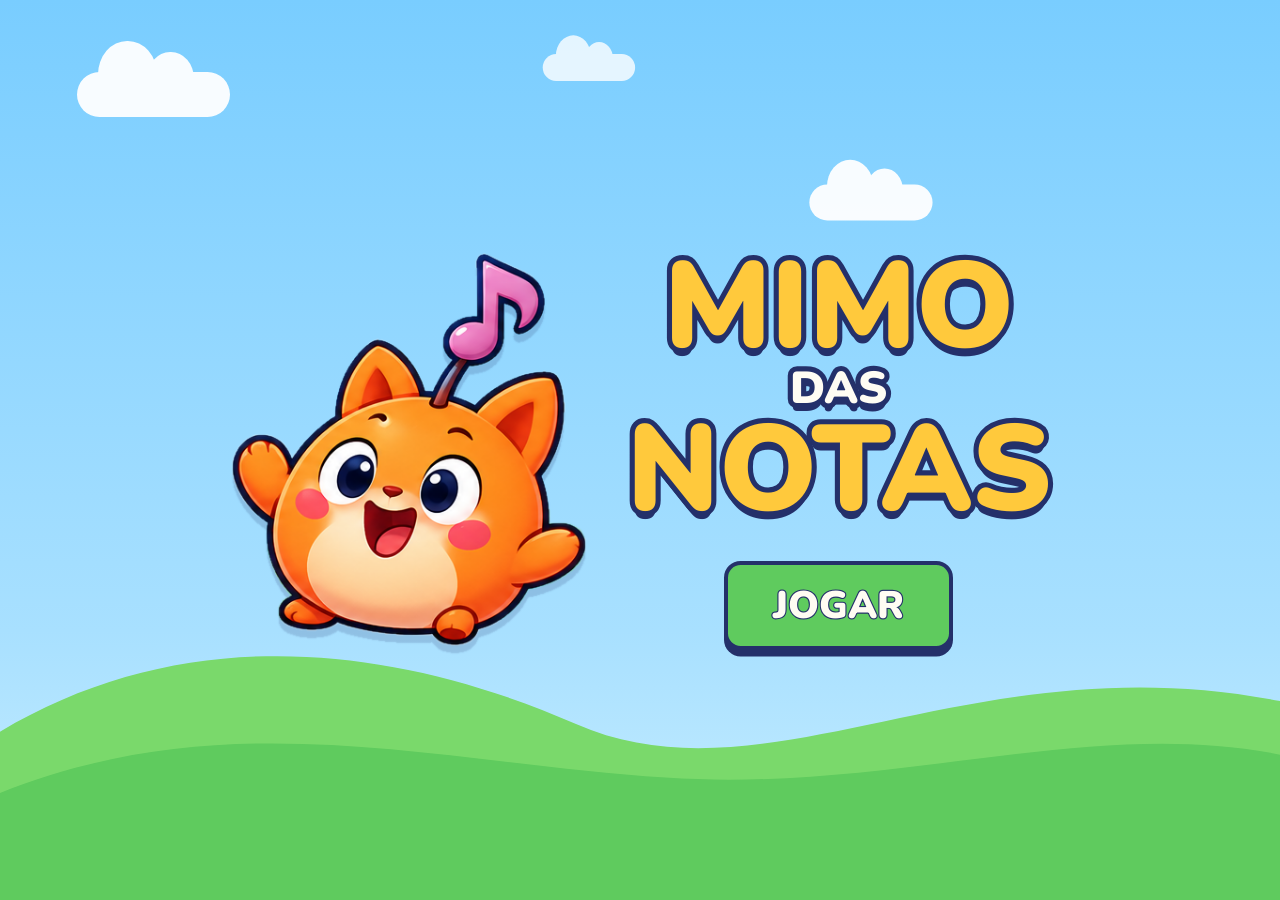
<file: mimo-das-notas/index.html>
<!doctype html>
<html lang="pt-BR">
<head>
<meta charset="utf-8">
<title>Mimo das Notas</title>
<meta name="viewport" content="width=device-width,initial-scale=1,viewport-fit=cover,user-scalable=no">
<meta name="theme-color" content="#79CDFF">
<meta name="mobile-web-app-capable" content="yes">
<meta name="apple-mobile-web-app-capable" content="yes">
<meta name="apple-mobile-web-app-title" content="Mimo">
<link rel="manifest" href="manifest.webmanifest">
<link rel="icon" href="icons/icon-192.png">
<link rel="apple-touch-icon" href="icons/icon-180.png">
<link rel="stylesheet" href="css/style.css">
</head>
<body>
<div id="app">

  <!-- cenário (céu, nuvens, colinas) -->
  <div id="scenery" aria-hidden="true">
    <i class="cloud c1"></i><i class="cloud c2"></i><i class="cloud c3"></i>
    <svg class="hills" viewBox="0 0 1000 200" preserveAspectRatio="none">
      <path d="M0 90 C 140 20 300 30 450 85 C 600 140 760 30 1000 70 L1000 200 L0 200Z" fill="#7AD96B"/>
      <path d="M0 130 C 180 70 340 110 520 120 C 700 130 850 80 1000 105 L1000 200 L0 200Z" fill="#5FCB5E"/>
    </svg>
  </div>

  <!-- TELA INICIAL -->
  <section id="home" class="screen">
    <div class="home-box">
      <img class="home-mimo" src="assets/mimo.png" alt="Mimo" draggable="false">
      <div class="home-side">
        <h1 class="title"><span>Mimo</span><small>das</small><span>Notas</span></h1>
        <button id="btnPlay" class="btn big" type="button">JOGAR</button>
      </div>
    </div>
  </section>

  <!-- SELEÇÃO DE CLAVE E FASES -->
  <section id="select" class="screen" hidden>
    <header class="sel-top">
      <button id="btnBack" class="btn round" type="button" aria-label="Voltar"><svg viewBox="0 0 24 24"><path d="M15 4 L7 12 L15 20" fill="none" stroke="#FFFCF3" stroke-width="5" stroke-linecap="round" stroke-linejoin="round"/></svg></button>
      <div class="tabs">
        <button class="tab on" type="button">Clave de Sol</button>
        <button class="tab off" type="button" disabled>Clave de Fá <em>em breve</em></button>
      </div>
      <button id="btnHelp" class="chip" type="button" aria-pressed="true">Cores de ajuda: <b>ligadas</b></button>
    </header>
    <div id="phaseGrid" class="phase-grid"></div>
  </section>

  <!-- JOGO -->
  <section id="game" class="screen" hidden>
    <header id="hud">
      <div class="pill" id="hPhase">FASE 01</div>
      <div class="pill" id="hScore">PONTOS 000</div>
      <div class="pill" id="hErr">ERROS 0</div>
      <div class="stars" id="hStars" aria-label="Estrelas possíveis">
        <i class="st on">★</i><i class="st on">★</i><i class="st on">★</i>
      </div>
      <div class="hudmsg"><span id="prompt">Toque a tecla da nota</span><span id="count">0 / 0</span></div>
      <button id="btnPause" class="btn round yellow" type="button" aria-label="Pausar"><i class="pbars"></i></button>
    </header>
    <main id="board">
      <div id="staffPanel" class="panel">
        <div id="staffBox"></div>
        <div id="banner" class="banner"></div>
      </div>
      <aside id="side">
        <div id="mimoPanel" class="panel"></div>
        <div id="firePanel" class="panel"><span class="fl">FOGUEIRA DE ERROS</span><div id="flames"></div></div>
      </aside>
    </main>
    <footer id="kb"></footer>
  </section>

  <!-- PAUSA -->
  <div id="pause" class="overlay" hidden>
    <div class="card">
      <h2>Pausa</h2>
      <button id="pContinue" class="btn big" type="button">CONTINUAR</button>
      <div class="row">
        <button id="pRestart" class="btn" type="button">Recomeçar</button>
        <button id="pPhases" class="btn" type="button">Fases</button>
      </div>
      <div class="row">
        <button id="pSound" class="chip" type="button">Som: <b>ligado</b></button>
        <button id="pHelp" class="chip" type="button">Cores de ajuda: <b>ligadas</b></button>
      </div>
    </div>
  </div>

  <!-- RESULTADO -->
  <div id="result" class="overlay" hidden>
    <div class="card">
      <h2 id="rTitle">Fase concluída!</h2>
      <div id="rStars" class="rstars"><i>★</i><i>★</i><i>★</i></div>
      <p id="rLine"></p>
      <p id="rRule" class="rule"></p>
      <div class="row">
        <button id="rAgain" class="btn" type="button">Tentar de novo</button>
        <button id="rNext" class="btn big" type="button">CONTINUAR</button>
      </div>
      <button id="rPhases" class="link" type="button">Ver todas as fases</button>
    </div>
  </div>

  <div id="fx"></div>
  <div id="rotate"><div><b>Gire o aparelho</b><br>O Mimo gosta de tela deitada.</div></div>
</div>
<script type="module" src="js/main.js"></script>
</body>
</html>
</file>
<file: mimo-das-notas/css/style.css>
/* =========================================================
   MIMO DAS NOTAS — estilos
   Unidade --u: acompanha a menor dimensão disponível em paisagem,
   então tudo escala junto em qualquer Android deitado.
   ========================================================= */
@font-face { font-family: 'Nunito'; font-weight: 800; font-display: swap; src: url(../fonts/nunito-latin-800-normal.woff2) format('woff2'); }
@font-face { font-family: 'Nunito'; font-weight: 900; font-display: swap; src: url(../fonts/nunito-latin-900-normal.woff2) format('woff2'); }

:root {
  --sky: #79CDFF; --cream: #FFFCF3; --navy: #24306A; --orange: #FF8A3A;
  --yellow: #FFC93C; --pink: #E8457B; --green: #5FCB5E;
  --u: min(1vh, 0.5vw);
  --bw: calc(var(--u) * 0.7);                 /* espessura dos contornos */
  --shadow: 0 calc(var(--u) * 0.9) 0 rgba(36, 48, 106, .22);
}
* { box-sizing: border-box; -webkit-tap-highlight-color: transparent; }
html, body { margin: 0; height: 100%; overflow: hidden; background: var(--sky); }
body {
  font-family: 'Nunito', 'Trebuchet MS', system-ui, sans-serif; font-weight: 800; color: var(--navy);
  -webkit-user-select: none; user-select: none; -webkit-touch-callout: none;
  touch-action: manipulation; overscroll-behavior: none;
}
[hidden] { display: none !important; }
#app { position: fixed; inset: 0; }
img { -webkit-user-drag: none; }
button { font: inherit; color: inherit; cursor: pointer; }
body.paused * { animation-play-state: paused !important; }

/* ---------- cenário ---------- */
#scenery { position: absolute; inset: 0; background: linear-gradient(#79CDFF 0%, #A8E0FF 70%, #C9EEFF 100%); overflow: hidden; }
#scenery .hills { position: absolute; left: 0; right: 0; bottom: 0; width: 100%; height: 34%; }
.cloud { position: absolute; width: calc(var(--u) * 24); height: calc(var(--u) * 7); background: #fff; border-radius: 99px; opacity: .95; }
.cloud::before, .cloud::after { content: ''; position: absolute; background: #fff; border-radius: 50%; }
.cloud::before { width: 38%; height: 150%; left: 14%; top: -70%; }
.cloud::after { width: 30%; height: 120%; left: 46%; top: -45%; }
.c1 { top: 8%; left: 6%; animation: drift 60s linear infinite alternate; }
.c2 { top: 20%; left: 62%; transform: scale(.8); animation: drift 75s linear infinite alternate-reverse; }
.c3 { top: 5%; left: 40%; transform: scale(.6); opacity: .8; animation: drift 90s linear infinite alternate; }
@keyframes drift { to { margin-left: calc(var(--u) * 14); } }

/* ---------- telas ---------- */
.screen {
  position: absolute; inset: 0; display: flex; flex-direction: column;
  padding: max(env(safe-area-inset-top), calc(var(--u) * 1.8)) max(env(safe-area-inset-right), calc(var(--u) * 2.4))
           max(env(safe-area-inset-bottom), calc(var(--u) * 1.8)) max(env(safe-area-inset-left), calc(var(--u) * 2.4));
}

.panel {
  background: var(--cream); border: var(--bw) solid var(--navy);
  border-radius: calc(var(--u) * 3.2); box-shadow: var(--shadow);
}

/* ---------- botões ---------- */
.btn {
  background: var(--orange); border: var(--bw) solid var(--navy); border-radius: calc(var(--u) * 2.6);
  color: var(--cream); -webkit-text-stroke: calc(var(--u) * .35) var(--navy); paint-order: stroke fill;
  font-weight: 900; font-size: calc(var(--u) * 4); padding: calc(var(--u) * 1.4) calc(var(--u) * 3.6);
  min-height: calc(var(--u) * 11); box-shadow: 0 calc(var(--u) * 1) 0 var(--navy);
  transition: transform .08s, box-shadow .08s;
}
.btn:active { transform: translateY(calc(var(--u) * .8)); box-shadow: 0 calc(var(--u) * .2) 0 var(--navy); }
.btn.big { font-size: calc(var(--u) * 6); padding: calc(var(--u) * 2) calc(var(--u) * 7); min-height: calc(var(--u) * 14); background: var(--green); }
.btn.yellow { background: var(--yellow); }
.btn.round svg { width: 55%; height: 55%; }
.btn.round { width: calc(var(--u) * 11); min-width: 44px; height: calc(var(--u) * 11); min-height: 44px; padding: 0; border-radius: 50%; font-size: calc(var(--u) * 7); line-height: 1; display: grid; place-items: center; }
.btn.round.yellow { color: var(--navy); }
.pbars { width: 38%; height: 44%; border-left: calc(var(--u) * 1.7) solid var(--navy); border-right: calc(var(--u) * 1.7) solid var(--navy); display: block; }
.chip {
  background: var(--cream); border: var(--bw) solid var(--navy); border-radius: 99px; box-shadow: var(--shadow);
  font-size: calc(var(--u) * 3.4); padding: calc(var(--u) * 1.2) calc(var(--u) * 2.8); min-height: calc(var(--u) * 9);
}
.chip b { color: var(--orange); }
.link { background: none; border: 0; text-decoration: underline; font-size: calc(var(--u) * 3.4); padding: calc(var(--u) * 1.4); }

/* ---------- tela inicial ---------- */
#home { justify-content: center; align-items: center; }
.home-box { display: flex; align-items: center; justify-content: center; gap: calc(var(--u) * 6); width: 100%; }
.home-mimo { height: calc(var(--u) * 62); width: auto; filter: drop-shadow(0 calc(var(--u) * 1.4) 0 rgba(36,48,106,.18)); animation: bob 2.8s ease-in-out infinite; }
.home-side { display: flex; flex-direction: column; align-items: center; gap: calc(var(--u) * 5); }
.title { margin: 0; text-align: center; line-height: .95; font-weight: 900; text-transform: uppercase;
  color: var(--yellow); -webkit-text-stroke: calc(var(--u) * 1.6) var(--navy); paint-order: stroke fill;
  text-shadow: 0 calc(var(--u) * 1.2) 0 var(--navy); }
.title span { display: block; font-size: calc(var(--u) * 19); }
.title small { display: block; font-size: calc(var(--u) * 7); color: var(--cream); margin: calc(var(--u) * .4) 0; }
@keyframes bob { 50% { transform: translateY(calc(var(--u) * -1.6)); } }

/* ---------- seleção ---------- */
#select { gap: calc(var(--u) * 2.4); }
.sel-top { display: flex; align-items: center; gap: calc(var(--u) * 2.4); }
.tabs { display: flex; gap: calc(var(--u) * 1.6); flex: 1; }
.tab { background: var(--cream); border: var(--bw) solid var(--navy); border-radius: 99px; font-size: calc(var(--u) * 4); padding: calc(var(--u) * 1.4) calc(var(--u) * 3.6); min-height: calc(var(--u) * 11); }
.tab.on { background: var(--yellow); box-shadow: var(--shadow); }
.tab.off { opacity: .55; }
.tab em { font-style: normal; font-size: .7em; margin-left: .4em; }
.phase-grid { flex: 1; min-height: 0; display: grid; gap: calc(var(--u) * 2.2); align-content: center; padding: calc(var(--u) * .8);
  grid-template-columns: repeat(auto-fit, minmax(calc(var(--u) * 34), 1fr)); overflow: auto; }
.phase-card { position: relative; display: flex; flex-direction: column; align-items: center; justify-content: center; gap: calc(var(--u) * 1.1); text-align: center;
  background: var(--cream); border: var(--bw) solid var(--navy); border-radius: calc(var(--u) * 3.2); box-shadow: 0 calc(var(--u) * 1) 0 var(--navy);
  padding: calc(var(--u) * 2.4) calc(var(--u) * 1.6); min-height: calc(var(--u) * 44); }
.phase-card:active { transform: translateY(calc(var(--u) * .8)); }
.phase-card .num { width: calc(var(--u) * 14); height: calc(var(--u) * 14); border-radius: 50%; background: var(--orange); border: var(--bw) solid var(--navy);
  display: grid; place-items: center; color: var(--cream); font-size: calc(var(--u) * 9); font-weight: 900; -webkit-text-stroke: calc(var(--u) * .45) var(--navy); paint-order: stroke fill; }
.phase-card .nm { font-size: calc(var(--u) * 4); font-weight: 900; line-height: 1.05; }
.phase-card .dots { display: flex; gap: calc(var(--u) * .8); }
.phase-card .dots i { width: calc(var(--u) * 3.2); height: calc(var(--u) * 3.2); border-radius: 50%; border: calc(var(--u) * .4) solid var(--navy); }
.phase-card .pst i { font-style: normal; font-size: calc(var(--u) * 6); color: #D9D2BC; -webkit-text-stroke: calc(var(--u) * .4) var(--navy); paint-order: stroke fill; }
.phase-card .pst i.on { color: var(--yellow); }
.phase-card.locked { background: #DCE6F2; border-color: #7E89B3; color: #7E89B3; box-shadow: 0 calc(var(--u) * .6) 0 #7E89B3; }
.phase-card.locked .num { background: #AEB8D6; border-color: #7E89B3; }
.phase-card.locked .dots i { border-color: #7E89B3; opacity: .6; }
.phase-card .lock { position: absolute; right: calc(var(--u) * 1.6); top: calc(var(--u) * 1.2); font-size: calc(var(--u) * 5); }

/* ---------- jogo ---------- */
#game { display: grid; grid-template-rows: auto minmax(0, 1fr) auto; gap: calc(var(--u) * 1.6); }
#hud { display: flex; align-items: center; gap: calc(var(--u) * 1.8); }
.pill { background: var(--cream); border: var(--bw) solid var(--navy); border-radius: 99px; padding: calc(var(--u) * 1.2) calc(var(--u) * 3.2);
  font-size: calc(var(--u) * 3.8); min-height: calc(var(--u) * 8.6); display: flex; align-items: center; box-shadow: var(--shadow); white-space: nowrap; }
.stars { display: flex; gap: calc(var(--u) * .4); margin-left: calc(var(--u) * 1); }
.hudmsg { margin-left: auto; display: flex; align-items: center; gap: calc(var(--u) * 2.4); font-size: calc(var(--u) * 3.6); min-width: 0; white-space: nowrap; }
#count { background: var(--cream); border: var(--bw) solid var(--navy); border-radius: 99px; padding: calc(var(--u) * .6) calc(var(--u) * 2); }
@media (max-width: 740px) { #prompt { display: none; } }
.st { font-style: normal; font-size: calc(var(--u) * 7); color: #D9D2BC; -webkit-text-stroke: calc(var(--u) * .45) var(--navy); paint-order: stroke fill; transition: color .2s; }
.st.on { color: var(--yellow); }

#board { display: grid; grid-template-columns: minmax(0, 1fr) clamp(calc(var(--u) * 46), 24vw, 360px); gap: calc(var(--u) * 1.8); min-height: 0; }
#staffPanel { position: relative; display: flex; flex-direction: column; min-height: 0; padding: calc(var(--u) * .8) calc(var(--u) * 2.2); }
#staffBox { position: relative; flex: 1; min-height: 0; }
.staff-svg { position: absolute; inset: 0; width: 100%; height: 100%; overflow: hidden; }
.mv .flame { display: none; }
.mv.burning .flame { display: block; animation: flick .22s infinite alternate; }
.mv.burning .shape { opacity: .55; }
.mv.small .flame { opacity: .8; }
.mv .ring { display: none; }
.mv.waiting .ring, .mv.small .ring { display: block; animation: ringpulse 1s ease-in-out infinite; }
@keyframes flick { from { opacity: .75; } to { opacity: 1; } }
@keyframes ringpulse { 50% { stroke-opacity: .35; } }

.banner { position: absolute; left: 50%; top: 42%; transform: translate(-50%, -50%) scale(.6); opacity: 0; pointer-events: none;
  font-size: calc(var(--u) * 9); font-weight: 900; color: var(--yellow); -webkit-text-stroke: calc(var(--u) * 1.1) var(--navy); paint-order: stroke fill; white-space: nowrap; transition: .25s; }
.banner.show { opacity: 1; transform: translate(-50%, -50%) scale(1); }

#side { display: grid; grid-template-rows: minmax(0, 1fr) auto; gap: calc(var(--u) * 1.6); min-height: 0; }
#mimoPanel { display: flex; flex-direction: column; align-items: center; min-height: 0; padding: calc(var(--u) * 1.4); gap: calc(var(--u) * 1); }
.mimo-wrap { position: relative; flex: 1; min-height: 0; width: 100%; display: flex; justify-content: center; align-items: center; }
.mimo-img { max-height: 100%; max-width: 100%; width: auto; height: auto; object-fit: contain; animation: bob 2.8s ease-in-out infinite; }
.mimo-wrap .drop { position: absolute; right: 18%; top: 14%; width: 9%; opacity: 0; }
.mimo-wrap.eat { animation: chew .32s ease-in-out 3; transform-origin: 50% 90%; }
.mimo-wrap.sad { animation: wobble .3s ease-in-out 3; transform-origin: 50% 90%; }
.mimo-wrap.sad .drop { opacity: 1; animation: dropfall .9s ease-in forwards; }
.mimo-wrap.cheer { animation: jump .45s ease-out 3; }
@keyframes chew { 0%,100% { transform: scale(1, 1); } 50% { transform: scale(1.07, .93); } }
@keyframes wobble { 0%,100% { transform: rotate(0); } 25% { transform: rotate(-6deg); } 75% { transform: rotate(6deg); } }
@keyframes jump { 50% { transform: translateY(calc(var(--u) * -4)); } }
@keyframes dropfall { from { transform: translateY(0); opacity: 1; } to { transform: translateY(calc(var(--u) * 6)); opacity: 0; } }
.bubble { background: var(--yellow); border: var(--bw) solid var(--navy); border-radius: 99px; padding: calc(var(--u) * .9) calc(var(--u) * 2.4);
  font-size: calc(var(--u) * 3.2); text-align: center; width: 100%; min-height: calc(var(--u) * 7.4); display: flex; align-items: center; justify-content: center; line-height: 1.05; }
#firePanel { padding: calc(var(--u) * 1) calc(var(--u) * 2); border-radius: calc(var(--u) * 2.6); }
#firePanel .fl { font-size: calc(var(--u) * 2.8); display: block; opacity: .85; }
#flames { display: flex; gap: calc(var(--u) * .6); min-height: calc(var(--u) * 5.2); align-items: flex-end; }
.flame svg { width: calc(var(--u) * 4); height: calc(var(--u) * 5.2); display: block; animation: flick .3s infinite alternate; }
.flame.out svg { animation: none; filter: grayscale(1); opacity: .35; }

/* ---------- fx ---------- */
#fx { position: fixed; inset: 0; pointer-events: none; z-index: 40; }
.fly { position: fixed; left: 0; top: 0; will-change: transform; }
.fx-star { position: fixed; transform: translate(-50%, -50%); color: var(--yellow); font-size: calc(var(--u) * 6);
  -webkit-text-stroke: calc(var(--u) * .5) var(--navy); paint-order: stroke fill; animation: starOut .85s ease-out forwards; }
@keyframes starOut { to { transform: translate(calc(-50% + var(--dx)), calc(-50% + var(--dy))) scale(.5) rotate(200deg); opacity: 0; } }
.fx-plus { position: fixed; transform: translate(-50%, -50%); font-size: calc(var(--u) * 7); font-weight: 900; color: var(--green);
  -webkit-text-stroke: calc(var(--u) * .9) var(--navy); paint-order: stroke fill; animation: plusUp 1s ease-out forwards; }
@keyframes plusUp { to { transform: translate(-50%, calc(-50% - var(--u) * 12)); opacity: 0; } }

/* ---------- teclado ---------- */
#kb { height: calc(var(--u) * 26); }
.kb-frame { height: 100%; background: var(--navy); border-radius: calc(var(--u) * 2.6); padding: calc(var(--u) * .9); box-shadow: var(--shadow); }
.kb-keys { position: relative; height: 100%; touch-action: none; }
.wk, .bk { position: absolute; top: 0; touch-action: none; }
.wk { height: 100%; background: linear-gradient(#fff 0%, var(--cream) 55%, #ECE5D2 100%); border-left: calc(var(--u) * .25) solid #B8B2C8; border-right: calc(var(--u) * .25) solid #B8B2C8;
  border-radius: 0 0 calc(var(--u) * 1.2) calc(var(--u) * 1.2); box-shadow: inset 0 calc(var(--u) * -1.1) 0 rgba(36,48,106,.12); transition: transform .05s, background .12s; }
.wk::after { content: ''; position: absolute; left: 14%; right: 14%; bottom: 5%; height: 4.5%; min-height: 4px; border-radius: 99px; background: transparent; }
.color-help .wk::after { background: var(--kc); }
.bk { height: 62%; z-index: 2; background: linear-gradient(#3A4686 0%, #1B2354 14%, var(--navy) 100%); border: calc(var(--u) * .3) solid #141A44;
  border-radius: 0 0 calc(var(--u) * 1.1) calc(var(--u) * 1.1); box-shadow: 0 calc(var(--u) * .8) 0 rgba(0,0,0,.25), inset 0 calc(var(--u) * .5) 0 rgba(255,255,255,.16); transition: transform .05s; }
.wk.down { transform: translateY(calc(var(--u) * .6)); background: linear-gradient(#EFE8D6, #E4DCC4); }
.bk.down { transform: translateY(calc(var(--u) * .5)); background: #141A44; }
.flash-ok { background: linear-gradient(#C9F5C4, #8EE08A) !important; }
.flash-bad { background: linear-gradient(#FFC9C9, #FF8B8B) !important; }
.bk.flash-ok { background: #2E9B4A !important; }
.bk.flash-bad { background: #B93A3A !important; }
.wk.hint, .bk.hint { animation: hint .55s ease-in-out infinite alternate; }
@keyframes hint { from { box-shadow: inset 0 0 0 calc(var(--u) * 1) var(--yellow); background: #FFF1B8; } to { box-shadow: inset 0 0 0 calc(var(--u) * 1.4) var(--orange); background: #FFD66B; } }
.bk.hint { background: var(--yellow); }

/* ---------- overlays ---------- */
.overlay { position: fixed; inset: 0; z-index: 60; background: rgba(36, 48, 106, .6); display: grid; place-items: center; padding: calc(var(--u) * 2); }
.card { background: var(--cream); border: var(--bw) solid var(--navy); border-radius: calc(var(--u) * 4); box-shadow: 0 calc(var(--u) * 1.4) 0 var(--navy);
  padding: calc(var(--u) * 3) calc(var(--u) * 5); display: flex; flex-direction: column; align-items: center; gap: calc(var(--u) * 2); max-width: 92vw; max-height: 96vh; text-align: center; }
.card h2 { margin: 0; font-size: calc(var(--u) * 8); font-weight: 900; color: var(--orange); -webkit-text-stroke: calc(var(--u) * .9) var(--navy); paint-order: stroke fill; }
.card p { margin: 0; font-size: calc(var(--u) * 3.8); }
.card .rule { font-size: calc(var(--u) * 2.8); opacity: .75; }
.row { display: flex; gap: calc(var(--u) * 2); flex-wrap: wrap; justify-content: center; align-items: center; }
.rstars { display: flex; gap: calc(var(--u) * 1); }
.rstars i { font-style: normal; font-size: calc(var(--u) * 16); line-height: 1; color: #E6E0CC; -webkit-text-stroke: calc(var(--u) * .9) var(--navy); paint-order: stroke fill; }
.rstars i.on { color: var(--yellow); animation: starPop .5s cubic-bezier(.3, 1.6, .5, 1) both; }
@keyframes starPop { from { transform: scale(0) rotate(-90deg); } to { transform: scale(1) rotate(0); } }

/* ---------- aviso em retrato ---------- */
#rotate { display: none; position: fixed; inset: 0; z-index: 100; background: var(--sky); place-items: center; text-align: center; font-size: 6vw; padding: 8vw; }
@media (orientation: portrait) { #rotate { display: grid; } }
@media (prefers-reduced-motion: reduce) { .cloud, .mimo-img, .home-mimo { animation: none; } }
</file>
